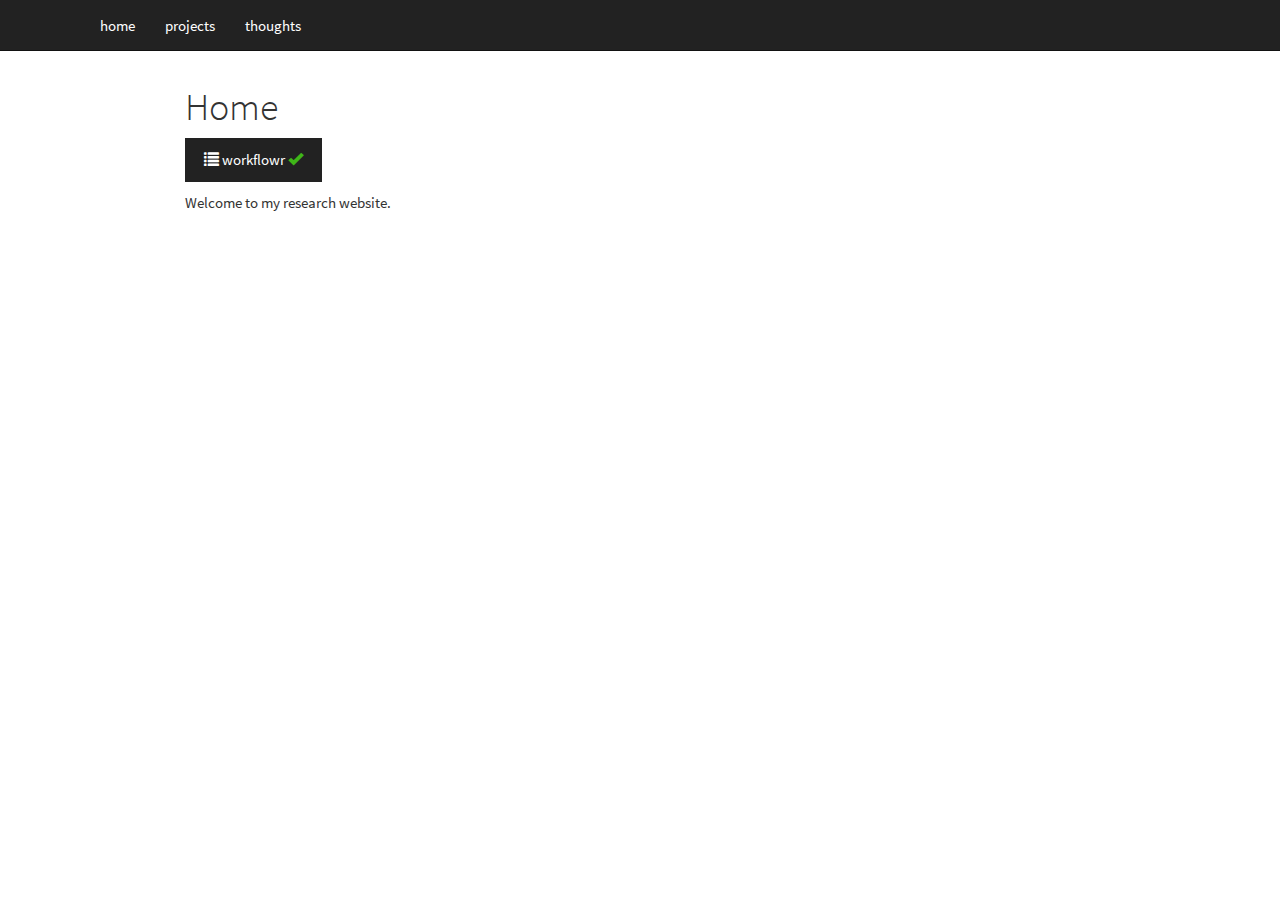
<file: docs/index.html>
<!DOCTYPE html>

<html>

<head>

<meta charset="utf-8" />
<meta name="generator" content="pandoc" />
<meta http-equiv="X-UA-Compatible" content="IE=EDGE" />




<title>Home</title>

<script src="site_libs/header-attrs-2.14/header-attrs.js"></script>
<script src="site_libs/jquery-3.6.0/jquery-3.6.0.min.js"></script>
<meta name="viewport" content="width=device-width, initial-scale=1" />
<link href="site_libs/bootstrap-3.3.5/css/cosmo.min.css" rel="stylesheet" />
<script src="site_libs/bootstrap-3.3.5/js/bootstrap.min.js"></script>
<script src="site_libs/bootstrap-3.3.5/shim/html5shiv.min.js"></script>
<script src="site_libs/bootstrap-3.3.5/shim/respond.min.js"></script>
<style>h1 {font-size: 34px;}
       h1.title {font-size: 38px;}
       h2 {font-size: 30px;}
       h3 {font-size: 24px;}
       h4 {font-size: 18px;}
       h5 {font-size: 16px;}
       h6 {font-size: 12px;}
       code {color: inherit; background-color: rgba(0, 0, 0, 0.04);}
       pre:not([class]) { background-color: white }</style>
<script src="site_libs/navigation-1.1/tabsets.js"></script>
<link href="site_libs/highlightjs-9.12.0/textmate.css" rel="stylesheet" />
<script src="site_libs/highlightjs-9.12.0/highlight.js"></script>

<link rel="icon" href="https://github.com/workflowr/workflowr-assets/raw/main/img/reproducible.png">
<!-- Add a small amount of space between sections. -->
<style type="text/css">
div.section {
  padding-top: 12px;
}
</style>



<style type="text/css">
  code{white-space: pre-wrap;}
  span.smallcaps{font-variant: small-caps;}
  span.underline{text-decoration: underline;}
  div.column{display: inline-block; vertical-align: top; width: 50%;}
  div.hanging-indent{margin-left: 1.5em; text-indent: -1.5em;}
  ul.task-list{list-style: none;}
    </style>

<style type="text/css">code{white-space: pre;}</style>
<script type="text/javascript">
if (window.hljs) {
  hljs.configure({languages: []});
  hljs.initHighlightingOnLoad();
  if (document.readyState && document.readyState === "complete") {
    window.setTimeout(function() { hljs.initHighlighting(); }, 0);
  }
}
</script>









<style type = "text/css">
.main-container {
  max-width: 940px;
  margin-left: auto;
  margin-right: auto;
}
img {
  max-width:100%;
}
.tabbed-pane {
  padding-top: 12px;
}
.html-widget {
  margin-bottom: 20px;
}
button.code-folding-btn:focus {
  outline: none;
}
summary {
  display: list-item;
}
details > summary > p:only-child {
  display: inline;
}
pre code {
  padding: 0;
}
</style>


<style type="text/css">
.dropdown-submenu {
  position: relative;
}
.dropdown-submenu>.dropdown-menu {
  top: 0;
  left: 100%;
  margin-top: -6px;
  margin-left: -1px;
  border-radius: 0 6px 6px 6px;
}
.dropdown-submenu:hover>.dropdown-menu {
  display: block;
}
.dropdown-submenu>a:after {
  display: block;
  content: " ";
  float: right;
  width: 0;
  height: 0;
  border-color: transparent;
  border-style: solid;
  border-width: 5px 0 5px 5px;
  border-left-color: #cccccc;
  margin-top: 5px;
  margin-right: -10px;
}
.dropdown-submenu:hover>a:after {
  border-left-color: #adb5bd;
}
.dropdown-submenu.pull-left {
  float: none;
}
.dropdown-submenu.pull-left>.dropdown-menu {
  left: -100%;
  margin-left: 10px;
  border-radius: 6px 0 6px 6px;
}
</style>

<script type="text/javascript">
// manage active state of menu based on current page
$(document).ready(function () {
  // active menu anchor
  href = window.location.pathname
  href = href.substr(href.lastIndexOf('/') + 1)
  if (href === "")
    href = "index.html";
  var menuAnchor = $('a[href="' + href + '"]');

  // mark it active
  menuAnchor.tab('show');

  // if it's got a parent navbar menu mark it active as well
  menuAnchor.closest('li.dropdown').addClass('active');

  // Navbar adjustments
  var navHeight = $(".navbar").first().height() + 15;
  var style = document.createElement('style');
  var pt = "padding-top: " + navHeight + "px; ";
  var mt = "margin-top: -" + navHeight + "px; ";
  var css = "";
  // offset scroll position for anchor links (for fixed navbar)
  for (var i = 1; i <= 6; i++) {
    css += ".section h" + i + "{ " + pt + mt + "}\n";
  }
  style.innerHTML = "body {" + pt + "padding-bottom: 40px; }\n" + css;
  document.head.appendChild(style);
});
</script>

<!-- tabsets -->

<style type="text/css">
.tabset-dropdown > .nav-tabs {
  display: inline-table;
  max-height: 500px;
  min-height: 44px;
  overflow-y: auto;
  border: 1px solid #ddd;
  border-radius: 4px;
}

.tabset-dropdown > .nav-tabs > li.active:before {
  content: "";
  font-family: 'Glyphicons Halflings';
  display: inline-block;
  padding: 10px;
  border-right: 1px solid #ddd;
}

.tabset-dropdown > .nav-tabs.nav-tabs-open > li.active:before {
  content: "&#xe258;";
  border: none;
}

.tabset-dropdown > .nav-tabs.nav-tabs-open:before {
  content: "";
  font-family: 'Glyphicons Halflings';
  display: inline-block;
  padding: 10px;
  border-right: 1px solid #ddd;
}

.tabset-dropdown > .nav-tabs > li.active {
  display: block;
}

.tabset-dropdown > .nav-tabs > li > a,
.tabset-dropdown > .nav-tabs > li > a:focus,
.tabset-dropdown > .nav-tabs > li > a:hover {
  border: none;
  display: inline-block;
  border-radius: 4px;
  background-color: transparent;
}

.tabset-dropdown > .nav-tabs.nav-tabs-open > li {
  display: block;
  float: none;
}

.tabset-dropdown > .nav-tabs > li {
  display: none;
}
</style>

<!-- code folding -->




</head>

<body>


<div class="container-fluid main-container">




<div class="navbar navbar-default  navbar-fixed-top" role="navigation">
  <div class="container">
    <div class="navbar-header">
      <button type="button" class="navbar-toggle collapsed" data-toggle="collapse" data-bs-toggle="collapse" data-target="#navbar" data-bs-target="#navbar">
        <span class="icon-bar"></span>
        <span class="icon-bar"></span>
        <span class="icon-bar"></span>
      </button>
      <a class="navbar-brand" href="index.html"></a>
    </div>
    <div id="navbar" class="navbar-collapse collapse">
      <ul class="nav navbar-nav">
        <li>
  <a href="/">home</a>
</li>
<li>
  <a href="/projects/">projects</a>
</li>
<li>
  <a href="/blog/">thoughts</a>
</li>
      </ul>
      <ul class="nav navbar-nav navbar-right">
        
      </ul>
    </div><!--/.nav-collapse -->
  </div><!--/.container -->
</div><!--/.navbar -->

<div id="header">



<h1 class="title toc-ignore">Home</h1>

</div>


<p>
<button type="button" class="btn btn-default btn-workflowr btn-workflowr-report" data-toggle="collapse" data-target="#workflowr-report">
<span class="glyphicon glyphicon-list" aria-hidden="true"></span>
workflowr <span class="glyphicon glyphicon-ok text-success"
aria-hidden="true"></span>
</button>
</p>
<div id="workflowr-report" class="collapse">
<ul class="nav nav-tabs">
<li class="active">
<a data-toggle="tab" href="#summary">Summary</a>
</li>
<li>
<a data-toggle="tab" href="#checks"> Checks <span
class="glyphicon glyphicon-ok text-success" aria-hidden="true"></span>
</a>
</li>
<li>
<a data-toggle="tab" href="#versions">Past versions</a>
</li>
</ul>
<div class="tab-content">
<div id="summary" class="tab-pane fade in active">
<p>
<strong>Last updated:</strong> 2022-05-13
</p>
<p>
<strong>Checks:</strong> <span
class="glyphicon glyphicon-ok text-success" aria-hidden="true"></span> 2
<span class="glyphicon glyphicon-exclamation-sign text-danger"
aria-hidden="true"></span> 0
</p>
<p>
<strong>Knit directory:</strong> <code>isiro/</code> <span
class="glyphicon glyphicon-question-sign" aria-hidden="true"
title="This is the local directory in which the code in this file was executed.">
</span>
</p>
<p>
This reproducible <a href="https://rmarkdown.rstudio.com">R Markdown</a>
analysis was created with <a
  href="https://github.com/workflowr/workflowr">workflowr</a> (version
1.7.0). The <em>Checks</em> tab describes the reproducibility checks
that were applied when the results were created. The <em>Past
versions</em> tab lists the development history.
</p>
<hr>
</div>
<div id="checks" class="tab-pane fade">
<div id="workflowr-checks" class="panel-group">
<div class="panel panel-default">
<div class="panel-heading">
<p class="panel-title">
<a data-toggle="collapse" data-parent="#workflowr-checks" href="#strongRMarkdownfilestronguptodate">
<span class="glyphicon glyphicon-ok text-success"
aria-hidden="true"></span> <strong>R Markdown file:</strong> up-to-date
</a>
</p>
</div>
<div id="strongRMarkdownfilestronguptodate"
class="panel-collapse collapse">
<div class="panel-body">
<p>Great! Since the R Markdown file has been committed to the Git
repository, you know the exact version of the code that produced these
results.</p>
</div>
</div>
</div>
<div class="panel panel-default">
<div class="panel-heading">
<p class="panel-title">
<a data-toggle="collapse" data-parent="#workflowr-checks" href="#strongRepositoryversionstrongahrefhttpsgithubcomtemipeteisirotree05f359b65aefe45d79d7eb64c62af43bd7e918e1targetblank05f359ba">
<span class="glyphicon glyphicon-ok text-success"
aria-hidden="true"></span> <strong>Repository version:</strong>
<a href="https://github.com/temipete/isiro/tree/05f359b65aefe45d79d7eb64c62af43bd7e918e1" target="_blank">05f359b</a>
</a>
</p>
</div>
<div
id="strongRepositoryversionstrongahrefhttpsgithubcomtemipeteisirotree05f359b65aefe45d79d7eb64c62af43bd7e918e1targetblank05f359ba"
class="panel-collapse collapse">
<div class="panel-body">
<p>
Great! You are using Git for version control. Tracking code development
and connecting the code version to the results is critical for
reproducibility.
</p>
<p>
The results in this page were generated with repository version
<a href="https://github.com/temipete/isiro/tree/05f359b65aefe45d79d7eb64c62af43bd7e918e1" target="_blank">05f359b</a>.
See the <em>Past versions</em> tab to see a history of the changes made
to the R Markdown and HTML files.
</p>
<p>
Note that you need to be careful to ensure that all relevant files for
the analysis have been committed to Git prior to generating the results
(you can use <code>wflow_publish</code> or
<code>wflow_git_commit</code>). workflowr only checks the R Markdown
file, but you know if there are other scripts or data files that it
depends on. Below is the status of the Git repository when the results
were generated:
</p>
<pre><code>
Ignored files:
    Ignored:    .Rhistory

Untracked files:
    Untracked:  analysis/covid19Scrapper.Rmd

</code></pre>
<p>
Note that any generated files, e.g. HTML, png, CSS, etc., are not
included in this status report because it is ok for generated content to
have uncommitted changes.
</p>
</div>
</div>
</div>
</div>
<hr>
</div>
<div id="versions" class="tab-pane fade">

<p>
These are the previous versions of the repository in which changes were
made to the R Markdown (<code>analysis/index.Rmd</code>) and HTML
(<code>docs/index.html</code>) files. If you’ve configured a remote Git
repository (see <code>?wflow_git_remote</code>), click on the hyperlinks
in the table below to view the files as they were in that past version.
</p>
<div class="table-responsive">
<table class="table table-condensed table-hover">
<thead>
<tr>
<th>
File
</th>
<th>
Version
</th>
<th>
Author
</th>
<th>
Date
</th>
<th>
Message
</th>
</tr>
</thead>
<tbody>
<tr>
<td>
html
</td>
<td>
<a href="https://rawcdn.githack.com/temipete/isiro/05f359b65aefe45d79d7eb64c62af43bd7e918e1/docs/index.html" target="_blank">05f359b</a>
</td>
<td>
Temi
</td>
<td>
2022-05-13
</td>
<td>
Build site.
</td>
</tr>
<tr>
<td>
html
</td>
<td>
<a href="https://rawcdn.githack.com/temipete/isiro/4bc77f948d264460ae3aec941f482ff5f7233e6f/docs/index.html" target="_blank">4bc77f9</a>
</td>
<td>
Temi
</td>
<td>
2022-05-13
</td>
<td>
Build site.
</td>
</tr>
<tr>
<td>
html
</td>
<td>
<a href="https://rawcdn.githack.com/temipete/isiro/e7368915c2c44318eda54a3ddb5bdcdfbf10eb94/docs/index.html" target="_blank">e736891</a>
</td>
<td>
Temi
</td>
<td>
2022-05-13
</td>
<td>
Build site.
</td>
</tr>
<tr>
<td>
html
</td>
<td>
<a href="https://rawcdn.githack.com/temipete/isiro/e22e79ba5f1df5043d7fac8abad45e6499479d21/docs/index.html" target="_blank">e22e79b</a>
</td>
<td>
Temi
</td>
<td>
2022-05-13
</td>
<td>
Build site.
</td>
</tr>
<tr>
<td>
html
</td>
<td>
<a href="https://rawcdn.githack.com/temipete/isiro/2cd9b9fc1470b597e40270e385141741e33db339/docs/index.html" target="_blank">2cd9b9f</a>
</td>
<td>
Temi
</td>
<td>
2022-05-13
</td>
<td>
Build site.
</td>
</tr>
<tr>
<td>
html
</td>
<td>
<a href="https://rawcdn.githack.com/temipete/isiro/0eb0529e5acbf7115e2bb64ea7a216ce3059df57/docs/index.html" target="_blank">0eb0529</a>
</td>
<td>
Temi
</td>
<td>
2022-05-13
</td>
<td>
Build site.
</td>
</tr>
<tr>
<td>
html
</td>
<td>
<a href="https://rawcdn.githack.com/temipete/isiro/26735de47f24fd9ff6bb4acb304a3fc4021fd965/docs/index.html" target="_blank">26735de</a>
</td>
<td>
Temi
</td>
<td>
2022-05-13
</td>
<td>
Build site.
</td>
</tr>
<tr>
<td>
html
</td>
<td>
<a href="https://rawcdn.githack.com/temipete/isiro/6618d877e605f1db33e4626ac75c8ba6b0683654/docs/index.html" target="_blank">6618d87</a>
</td>
<td>
Temi
</td>
<td>
2022-05-13
</td>
<td>
Build site.
</td>
</tr>
<tr>
<td>
html
</td>
<td>
<a href="https://rawcdn.githack.com/temipete/isiro/5e25d93596f2ebbfe5c01bd147d166141849dd0f/docs/index.html" target="_blank">5e25d93</a>
</td>
<td>
Temi
</td>
<td>
2022-05-13
</td>
<td>
Build site.
</td>
</tr>
<tr>
<td>
html
</td>
<td>
<a href="https://rawcdn.githack.com/temipete/isiro/d7590316cc58a1a75dd5ca7b5a6b22391b5bae25/docs/index.html" target="_blank">d759031</a>
</td>
<td>
Temi
</td>
<td>
2022-05-13
</td>
<td>
Build site.
</td>
</tr>
<tr>
<td>
html
</td>
<td>
<a href="https://rawcdn.githack.com/temipete/isiro/1ff9d0b3f77cb0e416cf05604baa3be086f7f76f/docs/index.html" target="_blank">1ff9d0b</a>
</td>
<td>
Temi
</td>
<td>
2022-05-13
</td>
<td>
Build site.
</td>
</tr>
<tr>
<td>
html
</td>
<td>
<a href="https://rawcdn.githack.com/temipete/isiro/127a490f83bf50aa5fa74e6667f7acf8debdda31/docs/index.html" target="_blank">127a490</a>
</td>
<td>
Temi
</td>
<td>
2022-05-13
</td>
<td>
Build site.
</td>
</tr>
<tr>
<td>
html
</td>
<td>
<a href="https://rawcdn.githack.com/temipete/isiro/dd2dc0c71ba913aad10159cabc375cb0d283103b/docs/index.html" target="_blank">dd2dc0c</a>
</td>
<td>
Temi
</td>
<td>
2022-05-13
</td>
<td>
Build site.
</td>
</tr>
<tr>
<td>
html
</td>
<td>
<a href="https://rawcdn.githack.com/temipete/isiro/40abba30ad8184e6dbe861bba45972e2e8e731ad/docs/index.html" target="_blank">40abba3</a>
</td>
<td>
Temi
</td>
<td>
2022-05-13
</td>
<td>
Build site.
</td>
</tr>
<tr>
<td>
html
</td>
<td>
<a href="https://rawcdn.githack.com/temipete/isiro/56481bd5996eb3c39a19468b1a828286f22a3b7e/docs/index.html" target="_blank">56481bd</a>
</td>
<td>
Temi
</td>
<td>
2022-05-12
</td>
<td>
Build site.
</td>
</tr>
<tr>
<td>
html
</td>
<td>
<a href="https://rawcdn.githack.com/temipete/isiro/79d5ba2dca0b96295356dcabde75facd067441e3/docs/index.html" target="_blank">79d5ba2</a>
</td>
<td>
Temi
</td>
<td>
2022-05-12
</td>
<td>
Build site.
</td>
</tr>
<tr>
<td>
Rmd
</td>
<td>
<a href="https://github.com/temipete/isiro/blob/a069a9ca26609f9553fb109d7a76e077e1363e9c/analysis/index.Rmd" target="_blank">a069a9c</a>
</td>
<td>
Temi
</td>
<td>
2022-05-12
</td>
<td>
Start workflowr project.
</td>
</tr>
</tbody>
</table>
</div>
<hr>
</div>
</div>
</div>
<p>Welcome to my research website.</p>


<!-- Adjust MathJax settings so that all math formulae are shown using
TeX fonts only; see
https://docs.mathjax.org/en/latest/web/configuration.html. This will make
the presentation more consistent at the cost of the webpage sometimes
taking slightly longer to load. Note that this only works because the
footer is added to webpages before the MathJax javascript. -->
<script type="text/x-mathjax-config">
  MathJax.Hub.Config({
    "HTML-CSS": { availableFonts: ["TeX"] }
  });
</script>





</div>

<script>

// add bootstrap table styles to pandoc tables
function bootstrapStylePandocTables() {
  $('tr.odd').parent('tbody').parent('table').addClass('table table-condensed');
}
$(document).ready(function () {
  bootstrapStylePandocTables();
});


</script>

<!-- tabsets -->

<script>
$(document).ready(function () {
  window.buildTabsets("TOC");
});

$(document).ready(function () {
  $('.tabset-dropdown > .nav-tabs > li').click(function () {
    $(this).parent().toggleClass('nav-tabs-open');
  });
});
</script>

<!-- code folding -->


<!-- dynamically load mathjax for compatibility with self-contained -->
<script>
  (function () {
    var script = document.createElement("script");
    script.type = "text/javascript";
    script.src  = "https://mathjax.rstudio.com/latest/MathJax.js?config=TeX-AMS-MML_HTMLorMML";
    document.getElementsByTagName("head")[0].appendChild(script);
  })();
</script>

</body>
</html>
</file>
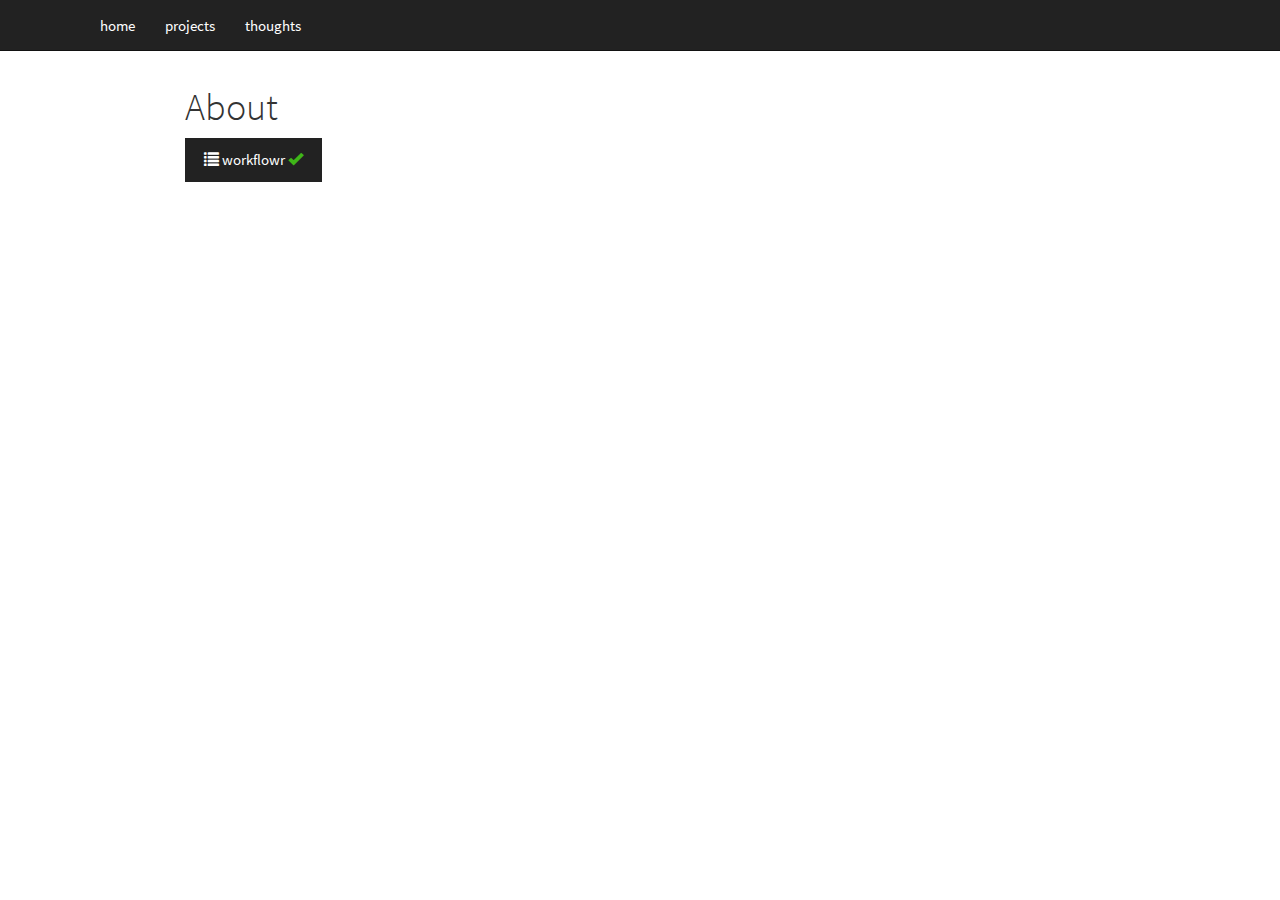
<file: docs/about.html>
<!DOCTYPE html>

<html>

<head>

<meta charset="utf-8" />
<meta name="generator" content="pandoc" />
<meta http-equiv="X-UA-Compatible" content="IE=EDGE" />




<title>About</title>

<script src="site_libs/header-attrs-2.14/header-attrs.js"></script>
<script src="site_libs/jquery-3.6.0/jquery-3.6.0.min.js"></script>
<meta name="viewport" content="width=device-width, initial-scale=1" />
<link href="site_libs/bootstrap-3.3.5/css/cosmo.min.css" rel="stylesheet" />
<script src="site_libs/bootstrap-3.3.5/js/bootstrap.min.js"></script>
<script src="site_libs/bootstrap-3.3.5/shim/html5shiv.min.js"></script>
<script src="site_libs/bootstrap-3.3.5/shim/respond.min.js"></script>
<style>h1 {font-size: 34px;}
       h1.title {font-size: 38px;}
       h2 {font-size: 30px;}
       h3 {font-size: 24px;}
       h4 {font-size: 18px;}
       h5 {font-size: 16px;}
       h6 {font-size: 12px;}
       code {color: inherit; background-color: rgba(0, 0, 0, 0.04);}
       pre:not([class]) { background-color: white }</style>
<script src="site_libs/navigation-1.1/tabsets.js"></script>
<link href="site_libs/highlightjs-9.12.0/textmate.css" rel="stylesheet" />
<script src="site_libs/highlightjs-9.12.0/highlight.js"></script>

<link rel="icon" href="https://github.com/workflowr/workflowr-assets/raw/main/img/reproducible.png">
<!-- Add a small amount of space between sections. -->
<style type="text/css">
div.section {
  padding-top: 12px;
}
</style>



<style type="text/css">
  code{white-space: pre-wrap;}
  span.smallcaps{font-variant: small-caps;}
  span.underline{text-decoration: underline;}
  div.column{display: inline-block; vertical-align: top; width: 50%;}
  div.hanging-indent{margin-left: 1.5em; text-indent: -1.5em;}
  ul.task-list{list-style: none;}
    </style>

<style type="text/css">code{white-space: pre;}</style>
<script type="text/javascript">
if (window.hljs) {
  hljs.configure({languages: []});
  hljs.initHighlightingOnLoad();
  if (document.readyState && document.readyState === "complete") {
    window.setTimeout(function() { hljs.initHighlighting(); }, 0);
  }
}
</script>









<style type = "text/css">
.main-container {
  max-width: 940px;
  margin-left: auto;
  margin-right: auto;
}
img {
  max-width:100%;
}
.tabbed-pane {
  padding-top: 12px;
}
.html-widget {
  margin-bottom: 20px;
}
button.code-folding-btn:focus {
  outline: none;
}
summary {
  display: list-item;
}
details > summary > p:only-child {
  display: inline;
}
pre code {
  padding: 0;
}
</style>


<style type="text/css">
.dropdown-submenu {
  position: relative;
}
.dropdown-submenu>.dropdown-menu {
  top: 0;
  left: 100%;
  margin-top: -6px;
  margin-left: -1px;
  border-radius: 0 6px 6px 6px;
}
.dropdown-submenu:hover>.dropdown-menu {
  display: block;
}
.dropdown-submenu>a:after {
  display: block;
  content: " ";
  float: right;
  width: 0;
  height: 0;
  border-color: transparent;
  border-style: solid;
  border-width: 5px 0 5px 5px;
  border-left-color: #cccccc;
  margin-top: 5px;
  margin-right: -10px;
}
.dropdown-submenu:hover>a:after {
  border-left-color: #adb5bd;
}
.dropdown-submenu.pull-left {
  float: none;
}
.dropdown-submenu.pull-left>.dropdown-menu {
  left: -100%;
  margin-left: 10px;
  border-radius: 6px 0 6px 6px;
}
</style>

<script type="text/javascript">
// manage active state of menu based on current page
$(document).ready(function () {
  // active menu anchor
  href = window.location.pathname
  href = href.substr(href.lastIndexOf('/') + 1)
  if (href === "")
    href = "index.html";
  var menuAnchor = $('a[href="' + href + '"]');

  // mark it active
  menuAnchor.tab('show');

  // if it's got a parent navbar menu mark it active as well
  menuAnchor.closest('li.dropdown').addClass('active');

  // Navbar adjustments
  var navHeight = $(".navbar").first().height() + 15;
  var style = document.createElement('style');
  var pt = "padding-top: " + navHeight + "px; ";
  var mt = "margin-top: -" + navHeight + "px; ";
  var css = "";
  // offset scroll position for anchor links (for fixed navbar)
  for (var i = 1; i <= 6; i++) {
    css += ".section h" + i + "{ " + pt + mt + "}\n";
  }
  style.innerHTML = "body {" + pt + "padding-bottom: 40px; }\n" + css;
  document.head.appendChild(style);
});
</script>

<!-- tabsets -->

<style type="text/css">
.tabset-dropdown > .nav-tabs {
  display: inline-table;
  max-height: 500px;
  min-height: 44px;
  overflow-y: auto;
  border: 1px solid #ddd;
  border-radius: 4px;
}

.tabset-dropdown > .nav-tabs > li.active:before {
  content: "";
  font-family: 'Glyphicons Halflings';
  display: inline-block;
  padding: 10px;
  border-right: 1px solid #ddd;
}

.tabset-dropdown > .nav-tabs.nav-tabs-open > li.active:before {
  content: "&#xe258;";
  border: none;
}

.tabset-dropdown > .nav-tabs.nav-tabs-open:before {
  content: "";
  font-family: 'Glyphicons Halflings';
  display: inline-block;
  padding: 10px;
  border-right: 1px solid #ddd;
}

.tabset-dropdown > .nav-tabs > li.active {
  display: block;
}

.tabset-dropdown > .nav-tabs > li > a,
.tabset-dropdown > .nav-tabs > li > a:focus,
.tabset-dropdown > .nav-tabs > li > a:hover {
  border: none;
  display: inline-block;
  border-radius: 4px;
  background-color: transparent;
}

.tabset-dropdown > .nav-tabs.nav-tabs-open > li {
  display: block;
  float: none;
}

.tabset-dropdown > .nav-tabs > li {
  display: none;
}
</style>

<!-- code folding -->




</head>

<body>


<div class="container-fluid main-container">




<div class="navbar navbar-default  navbar-fixed-top" role="navigation">
  <div class="container">
    <div class="navbar-header">
      <button type="button" class="navbar-toggle collapsed" data-toggle="collapse" data-bs-toggle="collapse" data-target="#navbar" data-bs-target="#navbar">
        <span class="icon-bar"></span>
        <span class="icon-bar"></span>
        <span class="icon-bar"></span>
      </button>
      <a class="navbar-brand" href="index.html"></a>
    </div>
    <div id="navbar" class="navbar-collapse collapse">
      <ul class="nav navbar-nav">
        <li>
  <a href="/">home</a>
</li>
<li>
  <a href="/projects/">projects</a>
</li>
<li>
  <a href="/blog/">thoughts</a>
</li>
      </ul>
      <ul class="nav navbar-nav navbar-right">
        
      </ul>
    </div><!--/.nav-collapse -->
  </div><!--/.container -->
</div><!--/.navbar -->

<div id="header">



<h1 class="title toc-ignore">About</h1>

</div>


<p>
<button type="button" class="btn btn-default btn-workflowr btn-workflowr-report" data-toggle="collapse" data-target="#workflowr-report">
<span class="glyphicon glyphicon-list" aria-hidden="true"></span>
workflowr <span class="glyphicon glyphicon-ok text-success"
aria-hidden="true"></span>
</button>
</p>
<div id="workflowr-report" class="collapse">
<ul class="nav nav-tabs">
<li class="active">
<a data-toggle="tab" href="#summary">Summary</a>
</li>
<li>
<a data-toggle="tab" href="#checks"> Checks <span
class="glyphicon glyphicon-ok text-success" aria-hidden="true"></span>
</a>
</li>
<li>
<a data-toggle="tab" href="#versions">Past versions</a>
</li>
</ul>
<div class="tab-content">
<div id="summary" class="tab-pane fade in active">
<p>
<strong>Last updated:</strong> 2022-05-13
</p>
<p>
<strong>Checks:</strong> <span
class="glyphicon glyphicon-ok text-success" aria-hidden="true"></span> 2
<span class="glyphicon glyphicon-exclamation-sign text-danger"
aria-hidden="true"></span> 0
</p>
<p>
<strong>Knit directory:</strong> <code>isiro/</code> <span
class="glyphicon glyphicon-question-sign" aria-hidden="true"
title="This is the local directory in which the code in this file was executed.">
</span>
</p>
<p>
This reproducible <a href="https://rmarkdown.rstudio.com">R Markdown</a>
analysis was created with <a
  href="https://github.com/workflowr/workflowr">workflowr</a> (version
1.7.0). The <em>Checks</em> tab describes the reproducibility checks
that were applied when the results were created. The <em>Past
versions</em> tab lists the development history.
</p>
<hr>
</div>
<div id="checks" class="tab-pane fade">
<div id="workflowr-checks" class="panel-group">
<div class="panel panel-default">
<div class="panel-heading">
<p class="panel-title">
<a data-toggle="collapse" data-parent="#workflowr-checks" href="#strongRMarkdownfilestronguptodate">
<span class="glyphicon glyphicon-ok text-success"
aria-hidden="true"></span> <strong>R Markdown file:</strong> up-to-date
</a>
</p>
</div>
<div id="strongRMarkdownfilestronguptodate"
class="panel-collapse collapse">
<div class="panel-body">
<p>Great! Since the R Markdown file has been committed to the Git
repository, you know the exact version of the code that produced these
results.</p>
</div>
</div>
</div>
<div class="panel panel-default">
<div class="panel-heading">
<p class="panel-title">
<a data-toggle="collapse" data-parent="#workflowr-checks" href="#strongRepositoryversionstrongahrefhttpsgithubcomtemipeteisirotree05f359b65aefe45d79d7eb64c62af43bd7e918e1targetblank05f359ba">
<span class="glyphicon glyphicon-ok text-success"
aria-hidden="true"></span> <strong>Repository version:</strong>
<a href="https://github.com/temipete/isiro/tree/05f359b65aefe45d79d7eb64c62af43bd7e918e1" target="_blank">05f359b</a>
</a>
</p>
</div>
<div
id="strongRepositoryversionstrongahrefhttpsgithubcomtemipeteisirotree05f359b65aefe45d79d7eb64c62af43bd7e918e1targetblank05f359ba"
class="panel-collapse collapse">
<div class="panel-body">
<p>
Great! You are using Git for version control. Tracking code development
and connecting the code version to the results is critical for
reproducibility.
</p>
<p>
The results in this page were generated with repository version
<a href="https://github.com/temipete/isiro/tree/05f359b65aefe45d79d7eb64c62af43bd7e918e1" target="_blank">05f359b</a>.
See the <em>Past versions</em> tab to see a history of the changes made
to the R Markdown and HTML files.
</p>
<p>
Note that you need to be careful to ensure that all relevant files for
the analysis have been committed to Git prior to generating the results
(you can use <code>wflow_publish</code> or
<code>wflow_git_commit</code>). workflowr only checks the R Markdown
file, but you know if there are other scripts or data files that it
depends on. Below is the status of the Git repository when the results
were generated:
</p>
<pre><code>
Ignored files:
    Ignored:    .Rhistory

Untracked files:
    Untracked:  analysis/covid19Scrapper.Rmd

</code></pre>
<p>
Note that any generated files, e.g. HTML, png, CSS, etc., are not
included in this status report because it is ok for generated content to
have uncommitted changes.
</p>
</div>
</div>
</div>
</div>
<hr>
</div>
<div id="versions" class="tab-pane fade">

<p>
These are the previous versions of the repository in which changes were
made to the R Markdown (<code>analysis/about.Rmd</code>) and HTML
(<code>docs/about.html</code>) files. If you’ve configured a remote Git
repository (see <code>?wflow_git_remote</code>), click on the hyperlinks
in the table below to view the files as they were in that past version.
</p>
<div class="table-responsive">
<table class="table table-condensed table-hover">
<thead>
<tr>
<th>
File
</th>
<th>
Version
</th>
<th>
Author
</th>
<th>
Date
</th>
<th>
Message
</th>
</tr>
</thead>
<tbody>
<tr>
<td>
html
</td>
<td>
<a href="https://rawcdn.githack.com/temipete/isiro/05f359b65aefe45d79d7eb64c62af43bd7e918e1/docs/about.html" target="_blank">05f359b</a>
</td>
<td>
Temi
</td>
<td>
2022-05-13
</td>
<td>
Build site.
</td>
</tr>
<tr>
<td>
html
</td>
<td>
<a href="https://rawcdn.githack.com/temipete/isiro/4bc77f948d264460ae3aec941f482ff5f7233e6f/docs/about.html" target="_blank">4bc77f9</a>
</td>
<td>
Temi
</td>
<td>
2022-05-13
</td>
<td>
Build site.
</td>
</tr>
<tr>
<td>
html
</td>
<td>
<a href="https://rawcdn.githack.com/temipete/isiro/e7368915c2c44318eda54a3ddb5bdcdfbf10eb94/docs/about.html" target="_blank">e736891</a>
</td>
<td>
Temi
</td>
<td>
2022-05-13
</td>
<td>
Build site.
</td>
</tr>
<tr>
<td>
html
</td>
<td>
<a href="https://rawcdn.githack.com/temipete/isiro/e22e79ba5f1df5043d7fac8abad45e6499479d21/docs/about.html" target="_blank">e22e79b</a>
</td>
<td>
Temi
</td>
<td>
2022-05-13
</td>
<td>
Build site.
</td>
</tr>
<tr>
<td>
html
</td>
<td>
<a href="https://rawcdn.githack.com/temipete/isiro/2cd9b9fc1470b597e40270e385141741e33db339/docs/about.html" target="_blank">2cd9b9f</a>
</td>
<td>
Temi
</td>
<td>
2022-05-13
</td>
<td>
Build site.
</td>
</tr>
<tr>
<td>
html
</td>
<td>
<a href="https://rawcdn.githack.com/temipete/isiro/0eb0529e5acbf7115e2bb64ea7a216ce3059df57/docs/about.html" target="_blank">0eb0529</a>
</td>
<td>
Temi
</td>
<td>
2022-05-13
</td>
<td>
Build site.
</td>
</tr>
<tr>
<td>
html
</td>
<td>
<a href="https://rawcdn.githack.com/temipete/isiro/26735de47f24fd9ff6bb4acb304a3fc4021fd965/docs/about.html" target="_blank">26735de</a>
</td>
<td>
Temi
</td>
<td>
2022-05-13
</td>
<td>
Build site.
</td>
</tr>
<tr>
<td>
Rmd
</td>
<td>
<a href="https://github.com/temipete/isiro/blob/882843db9ecbdec87fcbb1966c95a8982ed0936c/analysis/about.Rmd" target="_blank">882843d</a>
</td>
<td>
Temi
</td>
<td>
2022-05-13
</td>
<td>
wflow_publish("../isiro/analysis/*")
</td>
</tr>
<tr>
<td>
html
</td>
<td>
<a href="https://rawcdn.githack.com/temipete/isiro/6618d877e605f1db33e4626ac75c8ba6b0683654/docs/about.html" target="_blank">6618d87</a>
</td>
<td>
Temi
</td>
<td>
2022-05-13
</td>
<td>
Build site.
</td>
</tr>
<tr>
<td>
html
</td>
<td>
<a href="https://rawcdn.githack.com/temipete/isiro/5e25d93596f2ebbfe5c01bd147d166141849dd0f/docs/about.html" target="_blank">5e25d93</a>
</td>
<td>
Temi
</td>
<td>
2022-05-13
</td>
<td>
Build site.
</td>
</tr>
<tr>
<td>
html
</td>
<td>
<a href="https://rawcdn.githack.com/temipete/isiro/d7590316cc58a1a75dd5ca7b5a6b22391b5bae25/docs/about.html" target="_blank">d759031</a>
</td>
<td>
Temi
</td>
<td>
2022-05-13
</td>
<td>
Build site.
</td>
</tr>
<tr>
<td>
html
</td>
<td>
<a href="https://rawcdn.githack.com/temipete/isiro/1ff9d0b3f77cb0e416cf05604baa3be086f7f76f/docs/about.html" target="_blank">1ff9d0b</a>
</td>
<td>
Temi
</td>
<td>
2022-05-13
</td>
<td>
Build site.
</td>
</tr>
<tr>
<td>
html
</td>
<td>
<a href="https://rawcdn.githack.com/temipete/isiro/127a490f83bf50aa5fa74e6667f7acf8debdda31/docs/about.html" target="_blank">127a490</a>
</td>
<td>
Temi
</td>
<td>
2022-05-13
</td>
<td>
Build site.
</td>
</tr>
<tr>
<td>
html
</td>
<td>
<a href="https://rawcdn.githack.com/temipete/isiro/dd2dc0c71ba913aad10159cabc375cb0d283103b/docs/about.html" target="_blank">dd2dc0c</a>
</td>
<td>
Temi
</td>
<td>
2022-05-13
</td>
<td>
Build site.
</td>
</tr>
<tr>
<td>
html
</td>
<td>
<a href="https://rawcdn.githack.com/temipete/isiro/40abba30ad8184e6dbe861bba45972e2e8e731ad/docs/about.html" target="_blank">40abba3</a>
</td>
<td>
Temi
</td>
<td>
2022-05-13
</td>
<td>
Build site.
</td>
</tr>
<tr>
<td>
html
</td>
<td>
<a href="https://rawcdn.githack.com/temipete/isiro/56481bd5996eb3c39a19468b1a828286f22a3b7e/docs/about.html" target="_blank">56481bd</a>
</td>
<td>
Temi
</td>
<td>
2022-05-12
</td>
<td>
Build site.
</td>
</tr>
<tr>
<td>
html
</td>
<td>
<a href="https://rawcdn.githack.com/temipete/isiro/79d5ba2dca0b96295356dcabde75facd067441e3/docs/about.html" target="_blank">79d5ba2</a>
</td>
<td>
Temi
</td>
<td>
2022-05-12
</td>
<td>
Build site.
</td>
</tr>
<tr>
<td>
Rmd
</td>
<td>
<a href="https://github.com/temipete/isiro/blob/a069a9ca26609f9553fb109d7a76e077e1363e9c/analysis/about.Rmd" target="_blank">a069a9c</a>
</td>
<td>
Temi
</td>
<td>
2022-05-12
</td>
<td>
Start workflowr project.
</td>
</tr>
</tbody>
</table>
</div>
<hr>
</div>
</div>
</div>


<!-- Adjust MathJax settings so that all math formulae are shown using
TeX fonts only; see
https://docs.mathjax.org/en/latest/web/configuration.html. This will make
the presentation more consistent at the cost of the webpage sometimes
taking slightly longer to load. Note that this only works because the
footer is added to webpages before the MathJax javascript. -->
<script type="text/x-mathjax-config">
  MathJax.Hub.Config({
    "HTML-CSS": { availableFonts: ["TeX"] }
  });
</script>





</div>

<script>

// add bootstrap table styles to pandoc tables
function bootstrapStylePandocTables() {
  $('tr.odd').parent('tbody').parent('table').addClass('table table-condensed');
}
$(document).ready(function () {
  bootstrapStylePandocTables();
});


</script>

<!-- tabsets -->

<script>
$(document).ready(function () {
  window.buildTabsets("TOC");
});

$(document).ready(function () {
  $('.tabset-dropdown > .nav-tabs > li').click(function () {
    $(this).parent().toggleClass('nav-tabs-open');
  });
});
</script>

<!-- code folding -->


<!-- dynamically load mathjax for compatibility with self-contained -->
<script>
  (function () {
    var script = document.createElement("script");
    script.type = "text/javascript";
    script.src  = "https://mathjax.rstudio.com/latest/MathJax.js?config=TeX-AMS-MML_HTMLorMML";
    document.getElementsByTagName("head")[0].appendChild(script);
  })();
</script>

</body>
</html>
</file>
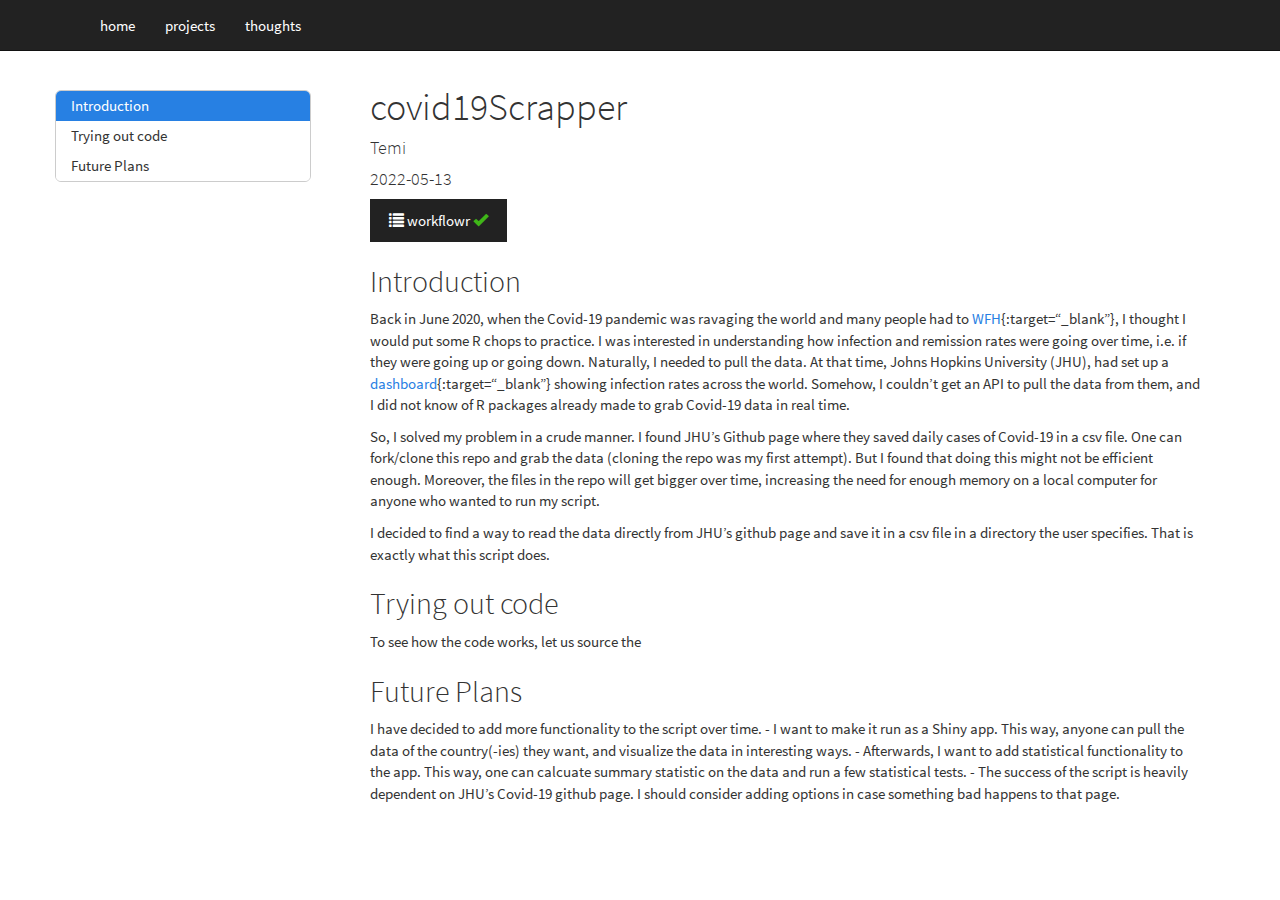
<file: docs/covid19Scrapper.html>
<!DOCTYPE html>

<html>

<head>

<meta charset="utf-8" />
<meta name="generator" content="pandoc" />
<meta http-equiv="X-UA-Compatible" content="IE=EDGE" />


<meta name="author" content="Temi" />

<meta name="date" content="2022-05-13" />

<title>covid19Scrapper</title>

<script src="site_libs/header-attrs-2.14/header-attrs.js"></script>
<script src="site_libs/jquery-3.6.0/jquery-3.6.0.min.js"></script>
<meta name="viewport" content="width=device-width, initial-scale=1" />
<link href="site_libs/bootstrap-3.3.5/css/cosmo.min.css" rel="stylesheet" />
<script src="site_libs/bootstrap-3.3.5/js/bootstrap.min.js"></script>
<script src="site_libs/bootstrap-3.3.5/shim/html5shiv.min.js"></script>
<script src="site_libs/bootstrap-3.3.5/shim/respond.min.js"></script>
<style>h1 {font-size: 34px;}
       h1.title {font-size: 38px;}
       h2 {font-size: 30px;}
       h3 {font-size: 24px;}
       h4 {font-size: 18px;}
       h5 {font-size: 16px;}
       h6 {font-size: 12px;}
       code {color: inherit; background-color: rgba(0, 0, 0, 0.04);}
       pre:not([class]) { background-color: white }</style>
<script src="site_libs/jqueryui-1.11.4/jquery-ui.min.js"></script>
<link href="site_libs/tocify-1.9.1/jquery.tocify.css" rel="stylesheet" />
<script src="site_libs/tocify-1.9.1/jquery.tocify.js"></script>
<script src="site_libs/navigation-1.1/tabsets.js"></script>
<link href="site_libs/highlightjs-9.12.0/textmate.css" rel="stylesheet" />
<script src="site_libs/highlightjs-9.12.0/highlight.js"></script>

<link rel="icon" href="https://github.com/workflowr/workflowr-assets/raw/main/img/reproducible.png">
<!-- Add a small amount of space between sections. -->
<style type="text/css">
div.section {
  padding-top: 12px;
}
</style>



<style type="text/css">
  code{white-space: pre-wrap;}
  span.smallcaps{font-variant: small-caps;}
  span.underline{text-decoration: underline;}
  div.column{display: inline-block; vertical-align: top; width: 50%;}
  div.hanging-indent{margin-left: 1.5em; text-indent: -1.5em;}
  ul.task-list{list-style: none;}
    </style>

<style type="text/css">code{white-space: pre;}</style>
<script type="text/javascript">
if (window.hljs) {
  hljs.configure({languages: []});
  hljs.initHighlightingOnLoad();
  if (document.readyState && document.readyState === "complete") {
    window.setTimeout(function() { hljs.initHighlighting(); }, 0);
  }
}
</script>









<style type = "text/css">
.main-container {
  max-width: 940px;
  margin-left: auto;
  margin-right: auto;
}
img {
  max-width:100%;
}
.tabbed-pane {
  padding-top: 12px;
}
.html-widget {
  margin-bottom: 20px;
}
button.code-folding-btn:focus {
  outline: none;
}
summary {
  display: list-item;
}
details > summary > p:only-child {
  display: inline;
}
pre code {
  padding: 0;
}
</style>


<style type="text/css">
.dropdown-submenu {
  position: relative;
}
.dropdown-submenu>.dropdown-menu {
  top: 0;
  left: 100%;
  margin-top: -6px;
  margin-left: -1px;
  border-radius: 0 6px 6px 6px;
}
.dropdown-submenu:hover>.dropdown-menu {
  display: block;
}
.dropdown-submenu>a:after {
  display: block;
  content: " ";
  float: right;
  width: 0;
  height: 0;
  border-color: transparent;
  border-style: solid;
  border-width: 5px 0 5px 5px;
  border-left-color: #cccccc;
  margin-top: 5px;
  margin-right: -10px;
}
.dropdown-submenu:hover>a:after {
  border-left-color: #adb5bd;
}
.dropdown-submenu.pull-left {
  float: none;
}
.dropdown-submenu.pull-left>.dropdown-menu {
  left: -100%;
  margin-left: 10px;
  border-radius: 6px 0 6px 6px;
}
</style>

<script type="text/javascript">
// manage active state of menu based on current page
$(document).ready(function () {
  // active menu anchor
  href = window.location.pathname
  href = href.substr(href.lastIndexOf('/') + 1)
  if (href === "")
    href = "index.html";
  var menuAnchor = $('a[href="' + href + '"]');

  // mark it active
  menuAnchor.tab('show');

  // if it's got a parent navbar menu mark it active as well
  menuAnchor.closest('li.dropdown').addClass('active');

  // Navbar adjustments
  var navHeight = $(".navbar").first().height() + 15;
  var style = document.createElement('style');
  var pt = "padding-top: " + navHeight + "px; ";
  var mt = "margin-top: -" + navHeight + "px; ";
  var css = "";
  // offset scroll position for anchor links (for fixed navbar)
  for (var i = 1; i <= 6; i++) {
    css += ".section h" + i + "{ " + pt + mt + "}\n";
  }
  style.innerHTML = "body {" + pt + "padding-bottom: 40px; }\n" + css;
  document.head.appendChild(style);
});
</script>

<!-- tabsets -->

<style type="text/css">
.tabset-dropdown > .nav-tabs {
  display: inline-table;
  max-height: 500px;
  min-height: 44px;
  overflow-y: auto;
  border: 1px solid #ddd;
  border-radius: 4px;
}

.tabset-dropdown > .nav-tabs > li.active:before {
  content: "";
  font-family: 'Glyphicons Halflings';
  display: inline-block;
  padding: 10px;
  border-right: 1px solid #ddd;
}

.tabset-dropdown > .nav-tabs.nav-tabs-open > li.active:before {
  content: "&#xe258;";
  border: none;
}

.tabset-dropdown > .nav-tabs.nav-tabs-open:before {
  content: "";
  font-family: 'Glyphicons Halflings';
  display: inline-block;
  padding: 10px;
  border-right: 1px solid #ddd;
}

.tabset-dropdown > .nav-tabs > li.active {
  display: block;
}

.tabset-dropdown > .nav-tabs > li > a,
.tabset-dropdown > .nav-tabs > li > a:focus,
.tabset-dropdown > .nav-tabs > li > a:hover {
  border: none;
  display: inline-block;
  border-radius: 4px;
  background-color: transparent;
}

.tabset-dropdown > .nav-tabs.nav-tabs-open > li {
  display: block;
  float: none;
}

.tabset-dropdown > .nav-tabs > li {
  display: none;
}
</style>

<!-- code folding -->



<style type="text/css">

#TOC {
  margin: 25px 0px 20px 0px;
}
@media (max-width: 768px) {
#TOC {
  position: relative;
  width: 100%;
}
}

@media print {
.toc-content {
  /* see https://github.com/w3c/csswg-drafts/issues/4434 */
  float: right;
}
}

.toc-content {
  padding-left: 30px;
  padding-right: 40px;
}

div.main-container {
  max-width: 1200px;
}

div.tocify {
  width: 20%;
  max-width: 260px;
  max-height: 85%;
}

@media (min-width: 768px) and (max-width: 991px) {
  div.tocify {
    width: 25%;
  }
}

@media (max-width: 767px) {
  div.tocify {
    width: 100%;
    max-width: none;
  }
}

.tocify ul, .tocify li {
  line-height: 20px;
}

.tocify-subheader .tocify-item {
  font-size: 0.90em;
}

.tocify .list-group-item {
  border-radius: 0px;
}


</style>



</head>

<body>


<div class="container-fluid main-container">


<!-- setup 3col/9col grid for toc_float and main content  -->
<div class="row">
<div class="col-xs-12 col-sm-4 col-md-3">
<div id="TOC" class="tocify">
</div>
</div>

<div class="toc-content col-xs-12 col-sm-8 col-md-9">




<div class="navbar navbar-default  navbar-fixed-top" role="navigation">
  <div class="container">
    <div class="navbar-header">
      <button type="button" class="navbar-toggle collapsed" data-toggle="collapse" data-bs-toggle="collapse" data-target="#navbar" data-bs-target="#navbar">
        <span class="icon-bar"></span>
        <span class="icon-bar"></span>
        <span class="icon-bar"></span>
      </button>
      <a class="navbar-brand" href="index.html"></a>
    </div>
    <div id="navbar" class="navbar-collapse collapse">
      <ul class="nav navbar-nav">
        <li>
  <a href="/">home</a>
</li>
<li>
  <a href="/projects/">projects</a>
</li>
<li>
  <a href="/blog/">thoughts</a>
</li>
      </ul>
      <ul class="nav navbar-nav navbar-right">
        
      </ul>
    </div><!--/.nav-collapse -->
  </div><!--/.container -->
</div><!--/.navbar -->

<div id="header">



<h1 class="title toc-ignore">covid19Scrapper</h1>
<h4 class="author">Temi</h4>
<h4 class="date">2022-05-13</h4>

</div>


<p>
<button type="button" class="btn btn-default btn-workflowr btn-workflowr-report" data-toggle="collapse" data-target="#workflowr-report">
<span class="glyphicon glyphicon-list" aria-hidden="true"></span>
workflowr <span class="glyphicon glyphicon-ok text-success"
aria-hidden="true"></span>
</button>
</p>
<div id="workflowr-report" class="collapse">
<ul class="nav nav-tabs">
<li class="active">
<a data-toggle="tab" href="#summary">Summary</a>
</li>
<li>
<a data-toggle="tab" href="#checks"> Checks <span
class="glyphicon glyphicon-ok text-success" aria-hidden="true"></span>
</a>
</li>
<li>
<a data-toggle="tab" href="#versions">Past versions</a>
</li>
</ul>
<div class="tab-content">
<div id="summary" class="tab-pane fade in active">
<p>
<strong>Last updated:</strong> 2022-05-13
</p>
<p>
<strong>Checks:</strong> <span
class="glyphicon glyphicon-ok text-success" aria-hidden="true"></span> 2
<span class="glyphicon glyphicon-exclamation-sign text-danger"
aria-hidden="true"></span> 0
</p>
<p>
<strong>Knit directory:</strong> <code>isiro/</code> <span
class="glyphicon glyphicon-question-sign" aria-hidden="true"
title="This is the local directory in which the code in this file was executed.">
</span>
</p>
<p>
This reproducible <a href="https://rmarkdown.rstudio.com">R Markdown</a>
analysis was created with <a
  href="https://github.com/workflowr/workflowr">workflowr</a> (version
1.7.0). The <em>Checks</em> tab describes the reproducibility checks
that were applied when the results were created. The <em>Past
versions</em> tab lists the development history.
</p>
<hr>
</div>
<div id="checks" class="tab-pane fade">
<div id="workflowr-checks" class="panel-group">
<div class="panel panel-default">
<div class="panel-heading">
<p class="panel-title">
<a data-toggle="collapse" data-parent="#workflowr-checks" href="#strongRMarkdownfilestronguptodate">
<span class="glyphicon glyphicon-ok text-success"
aria-hidden="true"></span> <strong>R Markdown file:</strong> up-to-date
</a>
</p>
</div>
<div id="strongRMarkdownfilestronguptodate"
class="panel-collapse collapse">
<div class="panel-body">
<p>Great! Since the R Markdown file has been committed to the Git
repository, you know the exact version of the code that produced these
results.</p>
</div>
</div>
</div>
<div class="panel panel-default">
<div class="panel-heading">
<p class="panel-title">
<a data-toggle="collapse" data-parent="#workflowr-checks" href="#strongRepositoryversionstrongahrefhttpsgithubcomtemipeteisirotree1d5209bc65f9d4a7032204bf23f67d4d7a48052atargetblank1d5209ba">
<span class="glyphicon glyphicon-ok text-success"
aria-hidden="true"></span> <strong>Repository version:</strong>
<a href="https://github.com/temipete/isiro/tree/1d5209bc65f9d4a7032204bf23f67d4d7a48052a" target="_blank">1d5209b</a>
</a>
</p>
</div>
<div
id="strongRepositoryversionstrongahrefhttpsgithubcomtemipeteisirotree1d5209bc65f9d4a7032204bf23f67d4d7a48052atargetblank1d5209ba"
class="panel-collapse collapse">
<div class="panel-body">
<p>
Great! You are using Git for version control. Tracking code development
and connecting the code version to the results is critical for
reproducibility.
</p>
<p>
The results in this page were generated with repository version
<a href="https://github.com/temipete/isiro/tree/1d5209bc65f9d4a7032204bf23f67d4d7a48052a" target="_blank">1d5209b</a>.
See the <em>Past versions</em> tab to see a history of the changes made
to the R Markdown and HTML files.
</p>
<p>
Note that you need to be careful to ensure that all relevant files for
the analysis have been committed to Git prior to generating the results
(you can use <code>wflow_publish</code> or
<code>wflow_git_commit</code>). workflowr only checks the R Markdown
file, but you know if there are other scripts or data files that it
depends on. Below is the status of the Git repository when the results
were generated:
</p>
<pre><code>
Ignored files:
    Ignored:    .Rhistory

</code></pre>
<p>
Note that any generated files, e.g. HTML, png, CSS, etc., are not
included in this status report because it is ok for generated content to
have uncommitted changes.
</p>
</div>
</div>
</div>
</div>
<hr>
</div>
<div id="versions" class="tab-pane fade">

<p>
These are the previous versions of the repository in which changes were
made to the R Markdown (<code>analysis/covid19Scrapper.Rmd</code>) and
HTML (<code>docs/covid19Scrapper.html</code>) files. If you’ve
configured a remote Git repository (see <code>?wflow_git_remote</code>),
click on the hyperlinks in the table below to view the files as they
were in that past version.
</p>
<div class="table-responsive">
<table class="table table-condensed table-hover">
<thead>
<tr>
<th>
File
</th>
<th>
Version
</th>
<th>
Author
</th>
<th>
Date
</th>
<th>
Message
</th>
</tr>
</thead>
<tbody>
<tr>
<td>
Rmd
</td>
<td>
<a href="https://github.com/temipete/isiro/blob/1d5209bc65f9d4a7032204bf23f67d4d7a48052a/analysis/covid19Scrapper.Rmd" target="_blank">1d5209b</a>
</td>
<td>
Temi
</td>
<td>
2022-05-13
</td>
<td>
wflow_publish("./analysis/covid19Scrapper.Rmd")
</td>
</tr>
</tbody>
</table>
</div>
<hr>
</div>
</div>
</div>
<div id="introduction" class="section level2">
<h2>Introduction</h2>
<p>Back in June 2020, when the Covid-19 pandemic was ravaging the world
and many people had to <a
href="https://www.urbandictionary.com/define.php?term=WFH">WFH</a>{:target=“_blank”},
I thought I would put some R chops to practice. I was interested in
understanding how infection and remission rates were going over time,
i.e. if they were going up or going down. Naturally, I needed to pull
the data. At that time, Johns Hopkins University (JHU), had set up a <a
href="https://coronavirus.jhu.edu/map.html">dashboard</a>{:target=“_blank”}
showing infection rates across the world. Somehow, I couldn’t get an API
to pull the data from them, and I did not know of R packages already
made to grab Covid-19 data in real time.</p>
<p>So, I solved my problem in a crude manner. I found JHU’s Github page
where they saved daily cases of Covid-19 in a csv file. One can
fork/clone this repo and grab the data (cloning the repo was my first
attempt). But I found that doing this might not be efficient enough.
Moreover, the files in the repo will get bigger over time, increasing
the need for enough memory on a local computer for anyone who wanted to
run my script.</p>
<p>I decided to find a way to read the data directly from JHU’s github
page and save it in a csv file in a directory the user specifies. That
is exactly what this script does.</p>
</div>
<div id="trying-out-code" class="section level2">
<h2>Trying out code</h2>
<p>To see how the code works, let us source the</p>
</div>
<div id="future-plans" class="section level2">
<h2>Future Plans</h2>
<p>I have decided to add more functionality to the script over time. - I
want to make it run as a Shiny app. This way, anyone can pull the data
of the country(-ies) they want, and visualize the data in interesting
ways. - Afterwards, I want to add statistical functionality to the app.
This way, one can calcuate summary statistic on the data and run a few
statistical tests. - The success of the script is heavily dependent on
JHU’s Covid-19 github page. I should consider adding options in case
something bad happens to that page.</p>
</div>


<!-- Adjust MathJax settings so that all math formulae are shown using
TeX fonts only; see
https://docs.mathjax.org/en/latest/web/configuration.html. This will make
the presentation more consistent at the cost of the webpage sometimes
taking slightly longer to load. Note that this only works because the
footer is added to webpages before the MathJax javascript. -->
<script type="text/x-mathjax-config">
  MathJax.Hub.Config({
    "HTML-CSS": { availableFonts: ["TeX"] }
  });
</script>




</div>
</div>

</div>

<script>

// add bootstrap table styles to pandoc tables
function bootstrapStylePandocTables() {
  $('tr.odd').parent('tbody').parent('table').addClass('table table-condensed');
}
$(document).ready(function () {
  bootstrapStylePandocTables();
});


</script>

<!-- tabsets -->

<script>
$(document).ready(function () {
  window.buildTabsets("TOC");
});

$(document).ready(function () {
  $('.tabset-dropdown > .nav-tabs > li').click(function () {
    $(this).parent().toggleClass('nav-tabs-open');
  });
});
</script>

<!-- code folding -->

<script>
$(document).ready(function ()  {

    // temporarily add toc-ignore selector to headers for the consistency with Pandoc
    $('.unlisted.unnumbered').addClass('toc-ignore')

    // move toc-ignore selectors from section div to header
    $('div.section.toc-ignore')
        .removeClass('toc-ignore')
        .children('h1,h2,h3,h4,h5').addClass('toc-ignore');

    // establish options
    var options = {
      selectors: "h1,h2,h3",
      theme: "bootstrap3",
      context: '.toc-content',
      hashGenerator: function (text) {
        return text.replace(/[.\\/?&!#<>]/g, '').replace(/\s/g, '_');
      },
      ignoreSelector: ".toc-ignore",
      scrollTo: 0
    };
    options.showAndHide = true;
    options.smoothScroll = true;

    // tocify
    var toc = $("#TOC").tocify(options).data("toc-tocify");
});
</script>

<!-- dynamically load mathjax for compatibility with self-contained -->
<script>
  (function () {
    var script = document.createElement("script");
    script.type = "text/javascript";
    script.src  = "https://mathjax.rstudio.com/latest/MathJax.js?config=TeX-AMS-MML_HTMLorMML";
    document.getElementsByTagName("head")[0].appendChild(script);
  })();
</script>

</body>
</html>
</file>
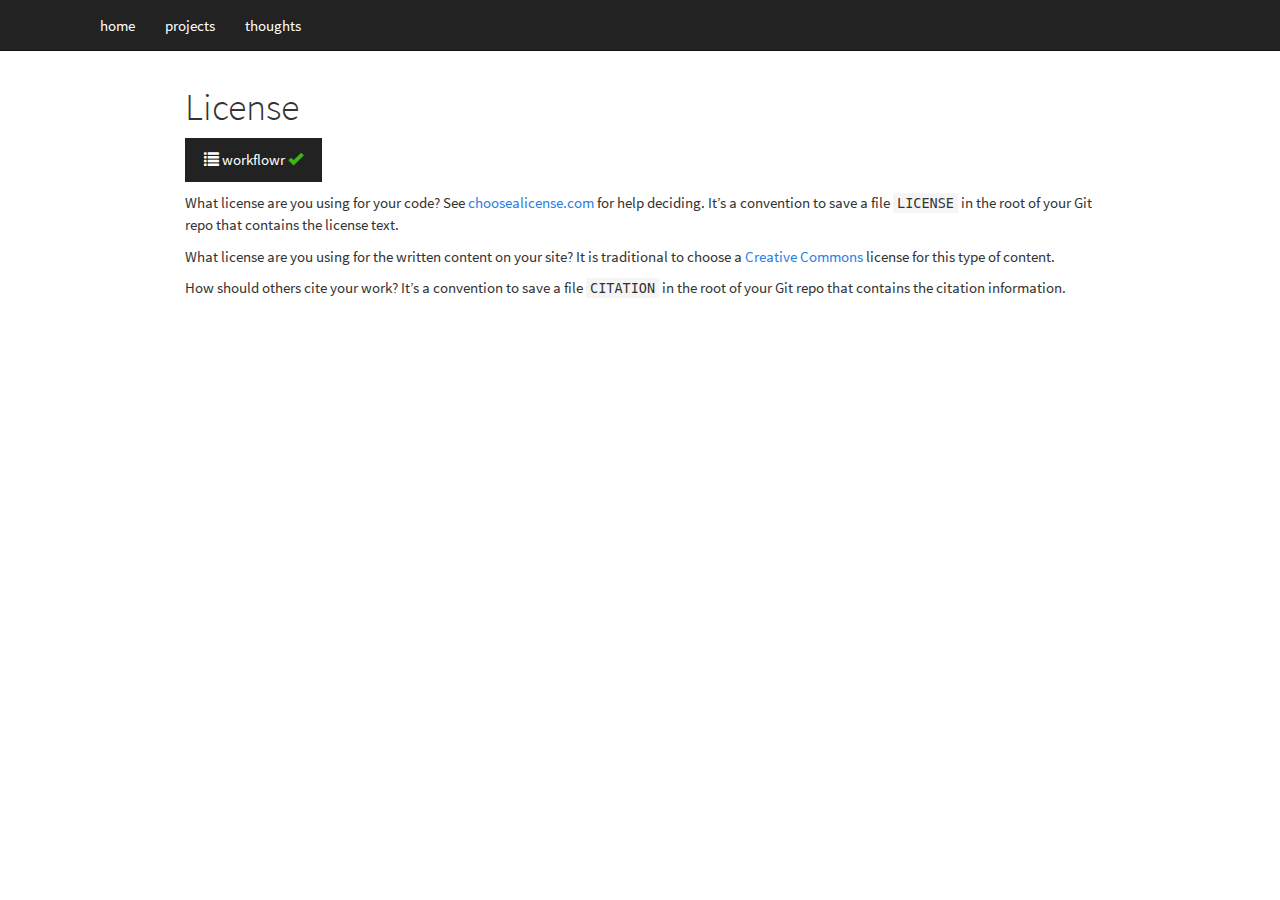
<file: docs/license.html>
<!DOCTYPE html>

<html>

<head>

<meta charset="utf-8" />
<meta name="generator" content="pandoc" />
<meta http-equiv="X-UA-Compatible" content="IE=EDGE" />




<title>License</title>

<script src="site_libs/header-attrs-2.14/header-attrs.js"></script>
<script src="site_libs/jquery-3.6.0/jquery-3.6.0.min.js"></script>
<meta name="viewport" content="width=device-width, initial-scale=1" />
<link href="site_libs/bootstrap-3.3.5/css/cosmo.min.css" rel="stylesheet" />
<script src="site_libs/bootstrap-3.3.5/js/bootstrap.min.js"></script>
<script src="site_libs/bootstrap-3.3.5/shim/html5shiv.min.js"></script>
<script src="site_libs/bootstrap-3.3.5/shim/respond.min.js"></script>
<style>h1 {font-size: 34px;}
       h1.title {font-size: 38px;}
       h2 {font-size: 30px;}
       h3 {font-size: 24px;}
       h4 {font-size: 18px;}
       h5 {font-size: 16px;}
       h6 {font-size: 12px;}
       code {color: inherit; background-color: rgba(0, 0, 0, 0.04);}
       pre:not([class]) { background-color: white }</style>
<script src="site_libs/navigation-1.1/tabsets.js"></script>
<link href="site_libs/highlightjs-9.12.0/textmate.css" rel="stylesheet" />
<script src="site_libs/highlightjs-9.12.0/highlight.js"></script>

<link rel="icon" href="https://github.com/workflowr/workflowr-assets/raw/main/img/reproducible.png">
<!-- Add a small amount of space between sections. -->
<style type="text/css">
div.section {
  padding-top: 12px;
}
</style>



<style type="text/css">
  code{white-space: pre-wrap;}
  span.smallcaps{font-variant: small-caps;}
  span.underline{text-decoration: underline;}
  div.column{display: inline-block; vertical-align: top; width: 50%;}
  div.hanging-indent{margin-left: 1.5em; text-indent: -1.5em;}
  ul.task-list{list-style: none;}
    </style>

<style type="text/css">code{white-space: pre;}</style>
<script type="text/javascript">
if (window.hljs) {
  hljs.configure({languages: []});
  hljs.initHighlightingOnLoad();
  if (document.readyState && document.readyState === "complete") {
    window.setTimeout(function() { hljs.initHighlighting(); }, 0);
  }
}
</script>









<style type = "text/css">
.main-container {
  max-width: 940px;
  margin-left: auto;
  margin-right: auto;
}
img {
  max-width:100%;
}
.tabbed-pane {
  padding-top: 12px;
}
.html-widget {
  margin-bottom: 20px;
}
button.code-folding-btn:focus {
  outline: none;
}
summary {
  display: list-item;
}
details > summary > p:only-child {
  display: inline;
}
pre code {
  padding: 0;
}
</style>


<style type="text/css">
.dropdown-submenu {
  position: relative;
}
.dropdown-submenu>.dropdown-menu {
  top: 0;
  left: 100%;
  margin-top: -6px;
  margin-left: -1px;
  border-radius: 0 6px 6px 6px;
}
.dropdown-submenu:hover>.dropdown-menu {
  display: block;
}
.dropdown-submenu>a:after {
  display: block;
  content: " ";
  float: right;
  width: 0;
  height: 0;
  border-color: transparent;
  border-style: solid;
  border-width: 5px 0 5px 5px;
  border-left-color: #cccccc;
  margin-top: 5px;
  margin-right: -10px;
}
.dropdown-submenu:hover>a:after {
  border-left-color: #adb5bd;
}
.dropdown-submenu.pull-left {
  float: none;
}
.dropdown-submenu.pull-left>.dropdown-menu {
  left: -100%;
  margin-left: 10px;
  border-radius: 6px 0 6px 6px;
}
</style>

<script type="text/javascript">
// manage active state of menu based on current page
$(document).ready(function () {
  // active menu anchor
  href = window.location.pathname
  href = href.substr(href.lastIndexOf('/') + 1)
  if (href === "")
    href = "index.html";
  var menuAnchor = $('a[href="' + href + '"]');

  // mark it active
  menuAnchor.tab('show');

  // if it's got a parent navbar menu mark it active as well
  menuAnchor.closest('li.dropdown').addClass('active');

  // Navbar adjustments
  var navHeight = $(".navbar").first().height() + 15;
  var style = document.createElement('style');
  var pt = "padding-top: " + navHeight + "px; ";
  var mt = "margin-top: -" + navHeight + "px; ";
  var css = "";
  // offset scroll position for anchor links (for fixed navbar)
  for (var i = 1; i <= 6; i++) {
    css += ".section h" + i + "{ " + pt + mt + "}\n";
  }
  style.innerHTML = "body {" + pt + "padding-bottom: 40px; }\n" + css;
  document.head.appendChild(style);
});
</script>

<!-- tabsets -->

<style type="text/css">
.tabset-dropdown > .nav-tabs {
  display: inline-table;
  max-height: 500px;
  min-height: 44px;
  overflow-y: auto;
  border: 1px solid #ddd;
  border-radius: 4px;
}

.tabset-dropdown > .nav-tabs > li.active:before {
  content: "";
  font-family: 'Glyphicons Halflings';
  display: inline-block;
  padding: 10px;
  border-right: 1px solid #ddd;
}

.tabset-dropdown > .nav-tabs.nav-tabs-open > li.active:before {
  content: "&#xe258;";
  border: none;
}

.tabset-dropdown > .nav-tabs.nav-tabs-open:before {
  content: "";
  font-family: 'Glyphicons Halflings';
  display: inline-block;
  padding: 10px;
  border-right: 1px solid #ddd;
}

.tabset-dropdown > .nav-tabs > li.active {
  display: block;
}

.tabset-dropdown > .nav-tabs > li > a,
.tabset-dropdown > .nav-tabs > li > a:focus,
.tabset-dropdown > .nav-tabs > li > a:hover {
  border: none;
  display: inline-block;
  border-radius: 4px;
  background-color: transparent;
}

.tabset-dropdown > .nav-tabs.nav-tabs-open > li {
  display: block;
  float: none;
}

.tabset-dropdown > .nav-tabs > li {
  display: none;
}
</style>

<!-- code folding -->




</head>

<body>


<div class="container-fluid main-container">




<div class="navbar navbar-default  navbar-fixed-top" role="navigation">
  <div class="container">
    <div class="navbar-header">
      <button type="button" class="navbar-toggle collapsed" data-toggle="collapse" data-bs-toggle="collapse" data-target="#navbar" data-bs-target="#navbar">
        <span class="icon-bar"></span>
        <span class="icon-bar"></span>
        <span class="icon-bar"></span>
      </button>
      <a class="navbar-brand" href="index.html"></a>
    </div>
    <div id="navbar" class="navbar-collapse collapse">
      <ul class="nav navbar-nav">
        <li>
  <a href="/">home</a>
</li>
<li>
  <a href="/projects/">projects</a>
</li>
<li>
  <a href="/blog/">thoughts</a>
</li>
      </ul>
      <ul class="nav navbar-nav navbar-right">
        
      </ul>
    </div><!--/.nav-collapse -->
  </div><!--/.container -->
</div><!--/.navbar -->

<div id="header">



<h1 class="title toc-ignore">License</h1>

</div>


<p>
<button type="button" class="btn btn-default btn-workflowr btn-workflowr-report" data-toggle="collapse" data-target="#workflowr-report">
<span class="glyphicon glyphicon-list" aria-hidden="true"></span>
workflowr <span class="glyphicon glyphicon-ok text-success"
aria-hidden="true"></span>
</button>
</p>
<div id="workflowr-report" class="collapse">
<ul class="nav nav-tabs">
<li class="active">
<a data-toggle="tab" href="#summary">Summary</a>
</li>
<li>
<a data-toggle="tab" href="#checks"> Checks <span
class="glyphicon glyphicon-ok text-success" aria-hidden="true"></span>
</a>
</li>
<li>
<a data-toggle="tab" href="#versions">Past versions</a>
</li>
</ul>
<div class="tab-content">
<div id="summary" class="tab-pane fade in active">
<p>
<strong>Last updated:</strong> 2022-05-13
</p>
<p>
<strong>Checks:</strong> <span
class="glyphicon glyphicon-ok text-success" aria-hidden="true"></span> 2
<span class="glyphicon glyphicon-exclamation-sign text-danger"
aria-hidden="true"></span> 0
</p>
<p>
<strong>Knit directory:</strong> <code>isiro/</code> <span
class="glyphicon glyphicon-question-sign" aria-hidden="true"
title="This is the local directory in which the code in this file was executed.">
</span>
</p>
<p>
This reproducible <a href="https://rmarkdown.rstudio.com">R Markdown</a>
analysis was created with <a
  href="https://github.com/workflowr/workflowr">workflowr</a> (version
1.7.0). The <em>Checks</em> tab describes the reproducibility checks
that were applied when the results were created. The <em>Past
versions</em> tab lists the development history.
</p>
<hr>
</div>
<div id="checks" class="tab-pane fade">
<div id="workflowr-checks" class="panel-group">
<div class="panel panel-default">
<div class="panel-heading">
<p class="panel-title">
<a data-toggle="collapse" data-parent="#workflowr-checks" href="#strongRMarkdownfilestronguptodate">
<span class="glyphicon glyphicon-ok text-success"
aria-hidden="true"></span> <strong>R Markdown file:</strong> up-to-date
</a>
</p>
</div>
<div id="strongRMarkdownfilestronguptodate"
class="panel-collapse collapse">
<div class="panel-body">
<p>Great! Since the R Markdown file has been committed to the Git
repository, you know the exact version of the code that produced these
results.</p>
</div>
</div>
</div>
<div class="panel panel-default">
<div class="panel-heading">
<p class="panel-title">
<a data-toggle="collapse" data-parent="#workflowr-checks" href="#strongRepositoryversionstrongahrefhttpsgithubcomtemipeteisirotree05f359b65aefe45d79d7eb64c62af43bd7e918e1targetblank05f359ba">
<span class="glyphicon glyphicon-ok text-success"
aria-hidden="true"></span> <strong>Repository version:</strong>
<a href="https://github.com/temipete/isiro/tree/05f359b65aefe45d79d7eb64c62af43bd7e918e1" target="_blank">05f359b</a>
</a>
</p>
</div>
<div
id="strongRepositoryversionstrongahrefhttpsgithubcomtemipeteisirotree05f359b65aefe45d79d7eb64c62af43bd7e918e1targetblank05f359ba"
class="panel-collapse collapse">
<div class="panel-body">
<p>
Great! You are using Git for version control. Tracking code development
and connecting the code version to the results is critical for
reproducibility.
</p>
<p>
The results in this page were generated with repository version
<a href="https://github.com/temipete/isiro/tree/05f359b65aefe45d79d7eb64c62af43bd7e918e1" target="_blank">05f359b</a>.
See the <em>Past versions</em> tab to see a history of the changes made
to the R Markdown and HTML files.
</p>
<p>
Note that you need to be careful to ensure that all relevant files for
the analysis have been committed to Git prior to generating the results
(you can use <code>wflow_publish</code> or
<code>wflow_git_commit</code>). workflowr only checks the R Markdown
file, but you know if there are other scripts or data files that it
depends on. Below is the status of the Git repository when the results
were generated:
</p>
<pre><code>
Ignored files:
    Ignored:    .Rhistory

Untracked files:
    Untracked:  analysis/covid19Scrapper.Rmd

</code></pre>
<p>
Note that any generated files, e.g. HTML, png, CSS, etc., are not
included in this status report because it is ok for generated content to
have uncommitted changes.
</p>
</div>
</div>
</div>
</div>
<hr>
</div>
<div id="versions" class="tab-pane fade">

<p>
These are the previous versions of the repository in which changes were
made to the R Markdown (<code>analysis/license.Rmd</code>) and HTML
(<code>docs/license.html</code>) files. If you’ve configured a remote
Git repository (see <code>?wflow_git_remote</code>), click on the
hyperlinks in the table below to view the files as they were in that
past version.
</p>
<div class="table-responsive">
<table class="table table-condensed table-hover">
<thead>
<tr>
<th>
File
</th>
<th>
Version
</th>
<th>
Author
</th>
<th>
Date
</th>
<th>
Message
</th>
</tr>
</thead>
<tbody>
<tr>
<td>
html
</td>
<td>
<a href="https://rawcdn.githack.com/temipete/isiro/05f359b65aefe45d79d7eb64c62af43bd7e918e1/docs/license.html" target="_blank">05f359b</a>
</td>
<td>
Temi
</td>
<td>
2022-05-13
</td>
<td>
Build site.
</td>
</tr>
<tr>
<td>
html
</td>
<td>
<a href="https://rawcdn.githack.com/temipete/isiro/4bc77f948d264460ae3aec941f482ff5f7233e6f/docs/license.html" target="_blank">4bc77f9</a>
</td>
<td>
Temi
</td>
<td>
2022-05-13
</td>
<td>
Build site.
</td>
</tr>
<tr>
<td>
html
</td>
<td>
<a href="https://rawcdn.githack.com/temipete/isiro/e7368915c2c44318eda54a3ddb5bdcdfbf10eb94/docs/license.html" target="_blank">e736891</a>
</td>
<td>
Temi
</td>
<td>
2022-05-13
</td>
<td>
Build site.
</td>
</tr>
<tr>
<td>
html
</td>
<td>
<a href="https://rawcdn.githack.com/temipete/isiro/e22e79ba5f1df5043d7fac8abad45e6499479d21/docs/license.html" target="_blank">e22e79b</a>
</td>
<td>
Temi
</td>
<td>
2022-05-13
</td>
<td>
Build site.
</td>
</tr>
<tr>
<td>
html
</td>
<td>
<a href="https://rawcdn.githack.com/temipete/isiro/2cd9b9fc1470b597e40270e385141741e33db339/docs/license.html" target="_blank">2cd9b9f</a>
</td>
<td>
Temi
</td>
<td>
2022-05-13
</td>
<td>
Build site.
</td>
</tr>
<tr>
<td>
html
</td>
<td>
<a href="https://rawcdn.githack.com/temipete/isiro/0eb0529e5acbf7115e2bb64ea7a216ce3059df57/docs/license.html" target="_blank">0eb0529</a>
</td>
<td>
Temi
</td>
<td>
2022-05-13
</td>
<td>
Build site.
</td>
</tr>
<tr>
<td>
html
</td>
<td>
<a href="https://rawcdn.githack.com/temipete/isiro/26735de47f24fd9ff6bb4acb304a3fc4021fd965/docs/license.html" target="_blank">26735de</a>
</td>
<td>
Temi
</td>
<td>
2022-05-13
</td>
<td>
Build site.
</td>
</tr>
<tr>
<td>
html
</td>
<td>
<a href="https://rawcdn.githack.com/temipete/isiro/6618d877e605f1db33e4626ac75c8ba6b0683654/docs/license.html" target="_blank">6618d87</a>
</td>
<td>
Temi
</td>
<td>
2022-05-13
</td>
<td>
Build site.
</td>
</tr>
<tr>
<td>
html
</td>
<td>
<a href="https://rawcdn.githack.com/temipete/isiro/5e25d93596f2ebbfe5c01bd147d166141849dd0f/docs/license.html" target="_blank">5e25d93</a>
</td>
<td>
Temi
</td>
<td>
2022-05-13
</td>
<td>
Build site.
</td>
</tr>
<tr>
<td>
html
</td>
<td>
<a href="https://rawcdn.githack.com/temipete/isiro/d7590316cc58a1a75dd5ca7b5a6b22391b5bae25/docs/license.html" target="_blank">d759031</a>
</td>
<td>
Temi
</td>
<td>
2022-05-13
</td>
<td>
Build site.
</td>
</tr>
<tr>
<td>
html
</td>
<td>
<a href="https://rawcdn.githack.com/temipete/isiro/1ff9d0b3f77cb0e416cf05604baa3be086f7f76f/docs/license.html" target="_blank">1ff9d0b</a>
</td>
<td>
Temi
</td>
<td>
2022-05-13
</td>
<td>
Build site.
</td>
</tr>
<tr>
<td>
html
</td>
<td>
<a href="https://rawcdn.githack.com/temipete/isiro/127a490f83bf50aa5fa74e6667f7acf8debdda31/docs/license.html" target="_blank">127a490</a>
</td>
<td>
Temi
</td>
<td>
2022-05-13
</td>
<td>
Build site.
</td>
</tr>
<tr>
<td>
html
</td>
<td>
<a href="https://rawcdn.githack.com/temipete/isiro/dd2dc0c71ba913aad10159cabc375cb0d283103b/docs/license.html" target="_blank">dd2dc0c</a>
</td>
<td>
Temi
</td>
<td>
2022-05-13
</td>
<td>
Build site.
</td>
</tr>
<tr>
<td>
html
</td>
<td>
<a href="https://rawcdn.githack.com/temipete/isiro/40abba30ad8184e6dbe861bba45972e2e8e731ad/docs/license.html" target="_blank">40abba3</a>
</td>
<td>
Temi
</td>
<td>
2022-05-13
</td>
<td>
Build site.
</td>
</tr>
<tr>
<td>
html
</td>
<td>
<a href="https://rawcdn.githack.com/temipete/isiro/56481bd5996eb3c39a19468b1a828286f22a3b7e/docs/license.html" target="_blank">56481bd</a>
</td>
<td>
Temi
</td>
<td>
2022-05-12
</td>
<td>
Build site.
</td>
</tr>
<tr>
<td>
html
</td>
<td>
<a href="https://rawcdn.githack.com/temipete/isiro/79d5ba2dca0b96295356dcabde75facd067441e3/docs/license.html" target="_blank">79d5ba2</a>
</td>
<td>
Temi
</td>
<td>
2022-05-12
</td>
<td>
Build site.
</td>
</tr>
<tr>
<td>
Rmd
</td>
<td>
<a href="https://github.com/temipete/isiro/blob/a069a9ca26609f9553fb109d7a76e077e1363e9c/analysis/license.Rmd" target="_blank">a069a9c</a>
</td>
<td>
Temi
</td>
<td>
2022-05-12
</td>
<td>
Start workflowr project.
</td>
</tr>
</tbody>
</table>
</div>
<hr>
</div>
</div>
</div>
<p>What license are you using for your code? See <a
href="https://choosealicense.com/">choosealicense.com</a> for help
deciding. It’s a convention to save a file <code>LICENSE</code> in the
root of your Git repo that contains the license text.</p>
<p>What license are you using for the written content on your site? It
is traditional to choose a <a
href="https://creativecommons.org/choose/">Creative Commons</a> license
for this type of content.</p>
<p>How should others cite your work? It’s a convention to save a file
<code>CITATION</code> in the root of your Git repo that contains the
citation information.</p>


<!-- Adjust MathJax settings so that all math formulae are shown using
TeX fonts only; see
https://docs.mathjax.org/en/latest/web/configuration.html. This will make
the presentation more consistent at the cost of the webpage sometimes
taking slightly longer to load. Note that this only works because the
footer is added to webpages before the MathJax javascript. -->
<script type="text/x-mathjax-config">
  MathJax.Hub.Config({
    "HTML-CSS": { availableFonts: ["TeX"] }
  });
</script>





</div>

<script>

// add bootstrap table styles to pandoc tables
function bootstrapStylePandocTables() {
  $('tr.odd').parent('tbody').parent('table').addClass('table table-condensed');
}
$(document).ready(function () {
  bootstrapStylePandocTables();
});


</script>

<!-- tabsets -->

<script>
$(document).ready(function () {
  window.buildTabsets("TOC");
});

$(document).ready(function () {
  $('.tabset-dropdown > .nav-tabs > li').click(function () {
    $(this).parent().toggleClass('nav-tabs-open');
  });
});
</script>

<!-- code folding -->


<!-- dynamically load mathjax for compatibility with self-contained -->
<script>
  (function () {
    var script = document.createElement("script");
    script.type = "text/javascript";
    script.src  = "https://mathjax.rstudio.com/latest/MathJax.js?config=TeX-AMS-MML_HTMLorMML";
    document.getElementsByTagName("head")[0].appendChild(script);
  })();
</script>

</body>
</html>
</file>
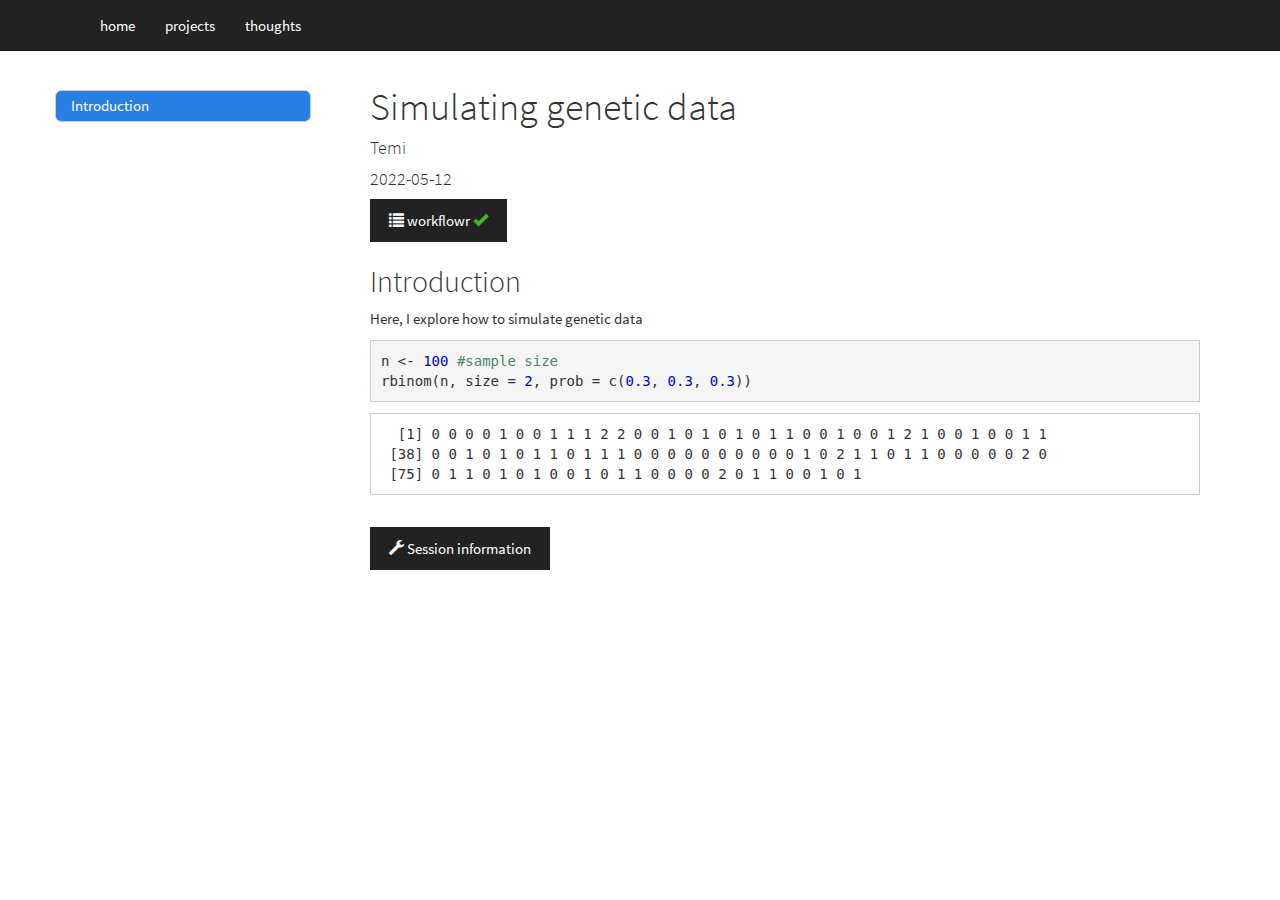
<file: docs/simulating_genotypes.html>
<!DOCTYPE html>

<html>

<head>

<meta charset="utf-8" />
<meta name="generator" content="pandoc" />
<meta http-equiv="X-UA-Compatible" content="IE=EDGE" />


<meta name="author" content="Temi" />

<meta name="date" content="2022-05-12" />

<title>Simulating genetic data</title>

<script src="site_libs/header-attrs-2.14/header-attrs.js"></script>
<script src="site_libs/jquery-3.6.0/jquery-3.6.0.min.js"></script>
<meta name="viewport" content="width=device-width, initial-scale=1" />
<link href="site_libs/bootstrap-3.3.5/css/cosmo.min.css" rel="stylesheet" />
<script src="site_libs/bootstrap-3.3.5/js/bootstrap.min.js"></script>
<script src="site_libs/bootstrap-3.3.5/shim/html5shiv.min.js"></script>
<script src="site_libs/bootstrap-3.3.5/shim/respond.min.js"></script>
<style>h1 {font-size: 34px;}
       h1.title {font-size: 38px;}
       h2 {font-size: 30px;}
       h3 {font-size: 24px;}
       h4 {font-size: 18px;}
       h5 {font-size: 16px;}
       h6 {font-size: 12px;}
       code {color: inherit; background-color: rgba(0, 0, 0, 0.04);}
       pre:not([class]) { background-color: white }</style>
<script src="site_libs/jqueryui-1.11.4/jquery-ui.min.js"></script>
<link href="site_libs/tocify-1.9.1/jquery.tocify.css" rel="stylesheet" />
<script src="site_libs/tocify-1.9.1/jquery.tocify.js"></script>
<script src="site_libs/navigation-1.1/tabsets.js"></script>
<link href="site_libs/highlightjs-9.12.0/textmate.css" rel="stylesheet" />
<script src="site_libs/highlightjs-9.12.0/highlight.js"></script>

<link rel="icon" href="https://github.com/workflowr/workflowr-assets/raw/main/img/reproducible.png">
<!-- Add a small amount of space between sections. -->
<style type="text/css">
div.section {
  padding-top: 12px;
}
</style>



<style type="text/css">
  code{white-space: pre-wrap;}
  span.smallcaps{font-variant: small-caps;}
  span.underline{text-decoration: underline;}
  div.column{display: inline-block; vertical-align: top; width: 50%;}
  div.hanging-indent{margin-left: 1.5em; text-indent: -1.5em;}
  ul.task-list{list-style: none;}
    </style>

<style type="text/css">code{white-space: pre;}</style>
<script type="text/javascript">
if (window.hljs) {
  hljs.configure({languages: []});
  hljs.initHighlightingOnLoad();
  if (document.readyState && document.readyState === "complete") {
    window.setTimeout(function() { hljs.initHighlighting(); }, 0);
  }
}
</script>









<style type = "text/css">
.main-container {
  max-width: 940px;
  margin-left: auto;
  margin-right: auto;
}
img {
  max-width:100%;
}
.tabbed-pane {
  padding-top: 12px;
}
.html-widget {
  margin-bottom: 20px;
}
button.code-folding-btn:focus {
  outline: none;
}
summary {
  display: list-item;
}
details > summary > p:only-child {
  display: inline;
}
pre code {
  padding: 0;
}
</style>


<style type="text/css">
.dropdown-submenu {
  position: relative;
}
.dropdown-submenu>.dropdown-menu {
  top: 0;
  left: 100%;
  margin-top: -6px;
  margin-left: -1px;
  border-radius: 0 6px 6px 6px;
}
.dropdown-submenu:hover>.dropdown-menu {
  display: block;
}
.dropdown-submenu>a:after {
  display: block;
  content: " ";
  float: right;
  width: 0;
  height: 0;
  border-color: transparent;
  border-style: solid;
  border-width: 5px 0 5px 5px;
  border-left-color: #cccccc;
  margin-top: 5px;
  margin-right: -10px;
}
.dropdown-submenu:hover>a:after {
  border-left-color: #adb5bd;
}
.dropdown-submenu.pull-left {
  float: none;
}
.dropdown-submenu.pull-left>.dropdown-menu {
  left: -100%;
  margin-left: 10px;
  border-radius: 6px 0 6px 6px;
}
</style>

<script type="text/javascript">
// manage active state of menu based on current page
$(document).ready(function () {
  // active menu anchor
  href = window.location.pathname
  href = href.substr(href.lastIndexOf('/') + 1)
  if (href === "")
    href = "index.html";
  var menuAnchor = $('a[href="' + href + '"]');

  // mark it active
  menuAnchor.tab('show');

  // if it's got a parent navbar menu mark it active as well
  menuAnchor.closest('li.dropdown').addClass('active');

  // Navbar adjustments
  var navHeight = $(".navbar").first().height() + 15;
  var style = document.createElement('style');
  var pt = "padding-top: " + navHeight + "px; ";
  var mt = "margin-top: -" + navHeight + "px; ";
  var css = "";
  // offset scroll position for anchor links (for fixed navbar)
  for (var i = 1; i <= 6; i++) {
    css += ".section h" + i + "{ " + pt + mt + "}\n";
  }
  style.innerHTML = "body {" + pt + "padding-bottom: 40px; }\n" + css;
  document.head.appendChild(style);
});
</script>

<!-- tabsets -->

<style type="text/css">
.tabset-dropdown > .nav-tabs {
  display: inline-table;
  max-height: 500px;
  min-height: 44px;
  overflow-y: auto;
  border: 1px solid #ddd;
  border-radius: 4px;
}

.tabset-dropdown > .nav-tabs > li.active:before {
  content: "";
  font-family: 'Glyphicons Halflings';
  display: inline-block;
  padding: 10px;
  border-right: 1px solid #ddd;
}

.tabset-dropdown > .nav-tabs.nav-tabs-open > li.active:before {
  content: "&#xe258;";
  border: none;
}

.tabset-dropdown > .nav-tabs.nav-tabs-open:before {
  content: "";
  font-family: 'Glyphicons Halflings';
  display: inline-block;
  padding: 10px;
  border-right: 1px solid #ddd;
}

.tabset-dropdown > .nav-tabs > li.active {
  display: block;
}

.tabset-dropdown > .nav-tabs > li > a,
.tabset-dropdown > .nav-tabs > li > a:focus,
.tabset-dropdown > .nav-tabs > li > a:hover {
  border: none;
  display: inline-block;
  border-radius: 4px;
  background-color: transparent;
}

.tabset-dropdown > .nav-tabs.nav-tabs-open > li {
  display: block;
  float: none;
}

.tabset-dropdown > .nav-tabs > li {
  display: none;
}
</style>

<!-- code folding -->



<style type="text/css">

#TOC {
  margin: 25px 0px 20px 0px;
}
@media (max-width: 768px) {
#TOC {
  position: relative;
  width: 100%;
}
}

@media print {
.toc-content {
  /* see https://github.com/w3c/csswg-drafts/issues/4434 */
  float: right;
}
}

.toc-content {
  padding-left: 30px;
  padding-right: 40px;
}

div.main-container {
  max-width: 1200px;
}

div.tocify {
  width: 20%;
  max-width: 260px;
  max-height: 85%;
}

@media (min-width: 768px) and (max-width: 991px) {
  div.tocify {
    width: 25%;
  }
}

@media (max-width: 767px) {
  div.tocify {
    width: 100%;
    max-width: none;
  }
}

.tocify ul, .tocify li {
  line-height: 20px;
}

.tocify-subheader .tocify-item {
  font-size: 0.90em;
}

.tocify .list-group-item {
  border-radius: 0px;
}


</style>



</head>

<body>


<div class="container-fluid main-container">


<!-- setup 3col/9col grid for toc_float and main content  -->
<div class="row">
<div class="col-xs-12 col-sm-4 col-md-3">
<div id="TOC" class="tocify">
</div>
</div>

<div class="toc-content col-xs-12 col-sm-8 col-md-9">




<div class="navbar navbar-default  navbar-fixed-top" role="navigation">
  <div class="container">
    <div class="navbar-header">
      <button type="button" class="navbar-toggle collapsed" data-toggle="collapse" data-bs-toggle="collapse" data-target="#navbar" data-bs-target="#navbar">
        <span class="icon-bar"></span>
        <span class="icon-bar"></span>
        <span class="icon-bar"></span>
      </button>
      <a class="navbar-brand" href="index.html"></a>
    </div>
    <div id="navbar" class="navbar-collapse collapse">
      <ul class="nav navbar-nav">
        <li>
  <a href="/">home</a>
</li>
<li>
  <a href="/projects/">projects</a>
</li>
<li>
  <a href="/blog/">thoughts</a>
</li>
      </ul>
      <ul class="nav navbar-nav navbar-right">
        
      </ul>
    </div><!--/.nav-collapse -->
  </div><!--/.container -->
</div><!--/.navbar -->

<div id="header">



<h1 class="title toc-ignore">Simulating genetic data</h1>
<h4 class="author">Temi</h4>
<h4 class="date">2022-05-12</h4>

</div>


<p>
<button type="button" class="btn btn-default btn-workflowr btn-workflowr-report" data-toggle="collapse" data-target="#workflowr-report">
<span class="glyphicon glyphicon-list" aria-hidden="true"></span>
workflowr <span class="glyphicon glyphicon-ok text-success"
aria-hidden="true"></span>
</button>
</p>
<div id="workflowr-report" class="collapse">
<ul class="nav nav-tabs">
<li class="active">
<a data-toggle="tab" href="#summary">Summary</a>
</li>
<li>
<a data-toggle="tab" href="#checks"> Checks <span
class="glyphicon glyphicon-ok text-success" aria-hidden="true"></span>
</a>
</li>
<li>
<a data-toggle="tab" href="#versions">Past versions</a>
</li>
</ul>
<div class="tab-content">
<div id="summary" class="tab-pane fade in active">
<p>
<strong>Last updated:</strong> 2022-05-13
</p>
<p>
<strong>Checks:</strong> <span
class="glyphicon glyphicon-ok text-success" aria-hidden="true"></span> 7
<span class="glyphicon glyphicon-exclamation-sign text-danger"
aria-hidden="true"></span> 0
</p>
<p>
<strong>Knit directory:</strong> <code>isiro/</code> <span
class="glyphicon glyphicon-question-sign" aria-hidden="true"
title="This is the local directory in which the code in this file was executed.">
</span>
</p>
<p>
This reproducible <a href="https://rmarkdown.rstudio.com">R Markdown</a>
analysis was created with <a
  href="https://github.com/workflowr/workflowr">workflowr</a> (version
1.7.0). The <em>Checks</em> tab describes the reproducibility checks
that were applied when the results were created. The <em>Past
versions</em> tab lists the development history.
</p>
<hr>
</div>
<div id="checks" class="tab-pane fade">
<div id="workflowr-checks" class="panel-group">
<div class="panel panel-default">
<div class="panel-heading">
<p class="panel-title">
<a data-toggle="collapse" data-parent="#workflowr-checks" href="#strongRMarkdownfilestronguptodate">
<span class="glyphicon glyphicon-ok text-success"
aria-hidden="true"></span> <strong>R Markdown file:</strong> up-to-date
</a>
</p>
</div>
<div id="strongRMarkdownfilestronguptodate"
class="panel-collapse collapse">
<div class="panel-body">
<p>Great! Since the R Markdown file has been committed to the Git
repository, you know the exact version of the code that produced these
results.</p>
</div>
</div>
</div>
<div class="panel panel-default">
<div class="panel-heading">
<p class="panel-title">
<a data-toggle="collapse" data-parent="#workflowr-checks" href="#strongEnvironmentstrongempty">
<span class="glyphicon glyphicon-ok text-success"
aria-hidden="true"></span> <strong>Environment:</strong> empty </a>
</p>
</div>
<div id="strongEnvironmentstrongempty" class="panel-collapse collapse">
<div class="panel-body">
<p>Great job! The global environment was empty. Objects defined in the
global environment can affect the analysis in your R Markdown file in
unknown ways. For reproduciblity it’s best to always run the code in an
empty environment.</p>
</div>
</div>
</div>
<div class="panel panel-default">
<div class="panel-heading">
<p class="panel-title">
<a data-toggle="collapse" data-parent="#workflowr-checks" href="#strongSeedstrongcodesetseed20220512code">
<span class="glyphicon glyphicon-ok text-success"
aria-hidden="true"></span> <strong>Seed:</strong>
<code>set.seed(20220512)</code> </a>
</p>
</div>
<div id="strongSeedstrongcodesetseed20220512code"
class="panel-collapse collapse">
<div class="panel-body">
<p>The command <code>set.seed(20220512)</code> was run prior to running
the code in the R Markdown file. Setting a seed ensures that any results
that rely on randomness, e.g. subsampling or permutations, are
reproducible.</p>
</div>
</div>
</div>
<div class="panel panel-default">
<div class="panel-heading">
<p class="panel-title">
<a data-toggle="collapse" data-parent="#workflowr-checks" href="#strongSessioninformationstrongrecorded">
<span class="glyphicon glyphicon-ok text-success"
aria-hidden="true"></span> <strong>Session information:</strong>
recorded </a>
</p>
</div>
<div id="strongSessioninformationstrongrecorded"
class="panel-collapse collapse">
<div class="panel-body">
<p>Great job! Recording the operating system, R version, and package
versions is critical for reproducibility.</p>
</div>
</div>
</div>
<div class="panel panel-default">
<div class="panel-heading">
<p class="panel-title">
<a data-toggle="collapse" data-parent="#workflowr-checks" href="#strongCachestrongnone">
<span class="glyphicon glyphicon-ok text-success"
aria-hidden="true"></span> <strong>Cache:</strong> none </a>
</p>
</div>
<div id="strongCachestrongnone" class="panel-collapse collapse">
<div class="panel-body">
<p>Nice! There were no cached chunks for this analysis, so you can be
confident that you successfully produced the results during this
run.</p>
</div>
</div>
</div>
<div class="panel panel-default">
<div class="panel-heading">
<p class="panel-title">
<a data-toggle="collapse" data-parent="#workflowr-checks" href="#strongFilepathsstrongrelative">
<span class="glyphicon glyphicon-ok text-success"
aria-hidden="true"></span> <strong>File paths:</strong> relative </a>
</p>
</div>
<div id="strongFilepathsstrongrelative" class="panel-collapse collapse">
<div class="panel-body">
<p>Great job! Using relative paths to the files within your workflowr
project makes it easier to run your code on other machines.</p>
</div>
</div>
</div>
<div class="panel panel-default">
<div class="panel-heading">
<p class="panel-title">
<a data-toggle="collapse" data-parent="#workflowr-checks" href="#strongRepositoryversionstrongahrefhttpsgithubcomtemipeteisirotree84bb38ada0619b031c5c3ef057fdd7fe6674772ctargetblank84bb38aa">
<span class="glyphicon glyphicon-ok text-success"
aria-hidden="true"></span> <strong>Repository version:</strong>
<a href="https://github.com/temipete/isiro/tree/84bb38ada0619b031c5c3ef057fdd7fe6674772c" target="_blank">84bb38a</a>
</a>
</p>
</div>
<div
id="strongRepositoryversionstrongahrefhttpsgithubcomtemipeteisirotree84bb38ada0619b031c5c3ef057fdd7fe6674772ctargetblank84bb38aa"
class="panel-collapse collapse">
<div class="panel-body">
<p>
Great! You are using Git for version control. Tracking code development
and connecting the code version to the results is critical for
reproducibility.
</p>
<p>
The results in this page were generated with repository version
<a href="https://github.com/temipete/isiro/tree/84bb38ada0619b031c5c3ef057fdd7fe6674772c" target="_blank">84bb38a</a>.
See the <em>Past versions</em> tab to see a history of the changes made
to the R Markdown and HTML files.
</p>
<p>
Note that you need to be careful to ensure that all relevant files for
the analysis have been committed to Git prior to generating the results
(you can use <code>wflow_publish</code> or
<code>wflow_git_commit</code>). workflowr only checks the R Markdown
file, but you know if there are other scripts or data files that it
depends on. Below is the status of the Git repository when the results
were generated:
</p>
<pre><code>
Ignored files:
    Ignored:    .Rhistory
    Ignored:    analysis/simulating_populations_cache/

Unstaged changes:
    Modified:   analysis/simulating_populations.Rmd

</code></pre>
<p>
Note that any generated files, e.g. HTML, png, CSS, etc., are not
included in this status report because it is ok for generated content to
have uncommitted changes.
</p>
</div>
</div>
</div>
</div>
<hr>
</div>
<div id="versions" class="tab-pane fade">

<p>
These are the previous versions of the repository in which changes were
made to the R Markdown (<code>analysis/simulating_genotypes.Rmd</code>)
and HTML (<code>docs/simulating_genotypes.html</code>) files. If you’ve
configured a remote Git repository (see <code>?wflow_git_remote</code>),
click on the hyperlinks in the table below to view the files as they
were in that past version.
</p>
<div class="table-responsive">
<table class="table table-condensed table-hover">
<thead>
<tr>
<th>
File
</th>
<th>
Version
</th>
<th>
Author
</th>
<th>
Date
</th>
<th>
Message
</th>
</tr>
</thead>
<tbody>
<tr>
<td>
html
</td>
<td>
<a href="https://rawcdn.githack.com/temipete/isiro/84bb38ada0619b031c5c3ef057fdd7fe6674772c/docs/simulating_genotypes.html" target="_blank">84bb38a</a>
</td>
<td>
Temi
</td>
<td>
2022-05-13
</td>
<td>
Updated website
</td>
</tr>
<tr>
<td>
html
</td>
<td>
<a href="https://rawcdn.githack.com/temipete/isiro/05f359b65aefe45d79d7eb64c62af43bd7e918e1/docs/simulating_genotypes.html" target="_blank">05f359b</a>
</td>
<td>
Temi
</td>
<td>
2022-05-13
</td>
<td>
Build site.
</td>
</tr>
<tr>
<td>
html
</td>
<td>
<a href="https://rawcdn.githack.com/temipete/isiro/4bc77f948d264460ae3aec941f482ff5f7233e6f/docs/simulating_genotypes.html" target="_blank">4bc77f9</a>
</td>
<td>
Temi
</td>
<td>
2022-05-13
</td>
<td>
Build site.
</td>
</tr>
<tr>
<td>
html
</td>
<td>
<a href="https://rawcdn.githack.com/temipete/isiro/e7368915c2c44318eda54a3ddb5bdcdfbf10eb94/docs/simulating_genotypes.html" target="_blank">e736891</a>
</td>
<td>
Temi
</td>
<td>
2022-05-13
</td>
<td>
Build site.
</td>
</tr>
<tr>
<td>
Rmd
</td>
<td>
<a href="https://github.com/temipete/isiro/blob/438da91febd13664a1515bf56565fbd33de0e514/analysis/simulating_genotypes.Rmd" target="_blank">438da91</a>
</td>
<td>
Temi
</td>
<td>
2022-05-13
</td>
<td>
wflow_publish("./analysis/*.Rmd")
</td>
</tr>
<tr>
<td>
Rmd
</td>
<td>
<a href="https://github.com/temipete/isiro/blob/32bcd7802600210c4a1ab38a1cef313a23d23761/analysis/simulating_genotypes.Rmd" target="_blank">32bcd78</a>
</td>
<td>
Temi
</td>
<td>
2022-05-13
</td>
<td>
Updated website
</td>
</tr>
<tr>
<td>
html
</td>
<td>
<a href="https://rawcdn.githack.com/temipete/isiro/2cd9b9fc1470b597e40270e385141741e33db339/docs/simulating_genotypes.html" target="_blank">2cd9b9f</a>
</td>
<td>
Temi
</td>
<td>
2022-05-13
</td>
<td>
Build site.
</td>
</tr>
<tr>
<td>
html
</td>
<td>
<a href="https://rawcdn.githack.com/temipete/isiro/0eb0529e5acbf7115e2bb64ea7a216ce3059df57/docs/simulating_genotypes.html" target="_blank">0eb0529</a>
</td>
<td>
Temi
</td>
<td>
2022-05-13
</td>
<td>
Build site.
</td>
</tr>
<tr>
<td>
html
</td>
<td>
<a href="https://rawcdn.githack.com/temipete/isiro/26735de47f24fd9ff6bb4acb304a3fc4021fd965/docs/simulating_genotypes.html" target="_blank">26735de</a>
</td>
<td>
Temi
</td>
<td>
2022-05-13
</td>
<td>
Build site.
</td>
</tr>
<tr>
<td>
html
</td>
<td>
<a href="https://rawcdn.githack.com/temipete/isiro/6618d877e605f1db33e4626ac75c8ba6b0683654/docs/simulating_genotypes.html" target="_blank">6618d87</a>
</td>
<td>
Temi
</td>
<td>
2022-05-13
</td>
<td>
Build site.
</td>
</tr>
<tr>
<td>
html
</td>
<td>
<a href="https://rawcdn.githack.com/temipete/isiro/5e25d93596f2ebbfe5c01bd147d166141849dd0f/docs/simulating_genotypes.html" target="_blank">5e25d93</a>
</td>
<td>
Temi
</td>
<td>
2022-05-13
</td>
<td>
Build site.
</td>
</tr>
<tr>
<td>
html
</td>
<td>
<a href="https://rawcdn.githack.com/temipete/isiro/d7590316cc58a1a75dd5ca7b5a6b22391b5bae25/docs/simulating_genotypes.html" target="_blank">d759031</a>
</td>
<td>
Temi
</td>
<td>
2022-05-13
</td>
<td>
Build site.
</td>
</tr>
<tr>
<td>
html
</td>
<td>
<a href="https://rawcdn.githack.com/temipete/isiro/1ff9d0b3f77cb0e416cf05604baa3be086f7f76f/docs/simulating_genotypes.html" target="_blank">1ff9d0b</a>
</td>
<td>
Temi
</td>
<td>
2022-05-13
</td>
<td>
Build site.
</td>
</tr>
<tr>
<td>
html
</td>
<td>
<a href="https://rawcdn.githack.com/temipete/isiro/127a490f83bf50aa5fa74e6667f7acf8debdda31/docs/simulating_genotypes.html" target="_blank">127a490</a>
</td>
<td>
Temi
</td>
<td>
2022-05-13
</td>
<td>
Build site.
</td>
</tr>
<tr>
<td>
html
</td>
<td>
<a href="https://rawcdn.githack.com/temipete/isiro/dd2dc0c71ba913aad10159cabc375cb0d283103b/docs/simulating_genotypes.html" target="_blank">dd2dc0c</a>
</td>
<td>
Temi
</td>
<td>
2022-05-13
</td>
<td>
Build site.
</td>
</tr>
<tr>
<td>
html
</td>
<td>
<a href="https://rawcdn.githack.com/temipete/isiro/40abba30ad8184e6dbe861bba45972e2e8e731ad/docs/simulating_genotypes.html" target="_blank">40abba3</a>
</td>
<td>
Temi
</td>
<td>
2022-05-13
</td>
<td>
Build site.
</td>
</tr>
<tr>
<td>
html
</td>
<td>
<a href="https://rawcdn.githack.com/temipete/isiro/56481bd5996eb3c39a19468b1a828286f22a3b7e/docs/simulating_genotypes.html" target="_blank">56481bd</a>
</td>
<td>
Temi
</td>
<td>
2022-05-12
</td>
<td>
Build site.
</td>
</tr>
<tr>
<td>
html
</td>
<td>
<a href="https://rawcdn.githack.com/temipete/isiro/66a696ace259f99a966c0ae8a15e2306317e2481/docs/simulating_genotypes.html" target="_blank">66a696a</a>
</td>
<td>
Temi
</td>
<td>
2022-05-12
</td>
<td>
Build site.
</td>
</tr>
<tr>
<td>
Rmd
</td>
<td>
<a href="https://github.com/temipete/isiro/blob/7d33f95abb81037b90394c119c2cd4b4cb3bce23/analysis/simulating_genotypes.Rmd" target="_blank">7d33f95</a>
</td>
<td>
Temi
</td>
<td>
2022-05-12
</td>
<td>
wflow_publish("./analysis/simulating_genotypes.Rmd")
</td>
</tr>
<tr>
<td>
html
</td>
<td>
<a href="https://rawcdn.githack.com/temipete/isiro/79d5ba2dca0b96295356dcabde75facd067441e3/docs/simulating_genotypes.html" target="_blank">79d5ba2</a>
</td>
<td>
Temi
</td>
<td>
2022-05-12
</td>
<td>
Build site.
</td>
</tr>
<tr>
<td>
html
</td>
<td>
<a href="https://rawcdn.githack.com/temipete/isiro/d8177e188e4199fe1c55b8b2c4f8856c4f1f2f46/docs/simulating_genotypes.html" target="_blank">d8177e1</a>
</td>
<td>
Temi
</td>
<td>
2022-05-12
</td>
<td>
Build site.
</td>
</tr>
<tr>
<td>
Rmd
</td>
<td>
<a href="https://github.com/temipete/isiro/blob/c4168161f0e3b0567dcda7197e2160e5cfac3df0/analysis/simulating_genotypes.Rmd" target="_blank">c416816</a>
</td>
<td>
Temi
</td>
<td>
2022-05-12
</td>
<td>
wflow_publish("./analysis/simulating_genotypes.Rmd")
</td>
</tr>
</tbody>
</table>
</div>
<hr>
</div>
</div>
</div>
<div id="introduction" class="section level2">
<h2>Introduction</h2>
<p>Here, I explore how to simulate genetic data</p>
<pre class="r"><code>n &lt;- 100 #sample size
rbinom(n, size = 2, prob = c(0.3, 0.3, 0.3))</code></pre>
<pre><code>  [1] 0 0 0 0 1 0 0 1 1 1 2 2 0 0 1 0 1 0 1 0 1 1 0 0 1 0 0 1 2 1 0 0 1 0 0 1 1
 [38] 0 0 1 0 1 0 1 1 0 1 1 1 0 0 0 0 0 0 0 0 0 0 1 0 2 1 1 0 1 1 0 0 0 0 0 2 0
 [75] 0 1 1 0 1 0 1 0 0 1 0 1 1 0 0 0 0 2 0 1 1 0 0 1 0 1</code></pre>
<br>
<p>
<button type="button" class="btn btn-default btn-workflowr btn-workflowr-sessioninfo" data-toggle="collapse" data-target="#workflowr-sessioninfo" style="display: block;">
<span class="glyphicon glyphicon-wrench" aria-hidden="true"></span>
Session information
</button>
</p>
<div id="workflowr-sessioninfo" class="collapse">
<pre class="r"><code>sessionInfo()</code></pre>
<pre><code>R version 4.1.3 (2022-03-10)
Platform: x86_64-pc-linux-gnu (64-bit)
Running under: Pop!_OS 22.04 LTS

Matrix products: default
BLAS:   /usr/lib/x86_64-linux-gnu/blas/libblas.so.3.10.0
LAPACK: /usr/lib/x86_64-linux-gnu/lapack/liblapack.so.3.10.0

locale:
 [1] LC_CTYPE=en_US.UTF-8       LC_NUMERIC=C              
 [3] LC_TIME=en_US.UTF-8        LC_COLLATE=en_US.UTF-8    
 [5] LC_MONETARY=en_US.UTF-8    LC_MESSAGES=en_US.UTF-8   
 [7] LC_PAPER=en_US.UTF-8       LC_NAME=C                 
 [9] LC_ADDRESS=C               LC_TELEPHONE=C            
[11] LC_MEASUREMENT=en_US.UTF-8 LC_IDENTIFICATION=C       

attached base packages:
[1] stats     graphics  grDevices utils     datasets  methods   base     

other attached packages:
[1] workflowr_1.7.0

loaded via a namespace (and not attached):
 [1] Rcpp_1.0.8.3     bslib_0.3.1      compiler_4.1.3   pillar_1.7.0    
 [5] later_1.3.0      git2r_0.30.1     jquerylib_0.1.4  tools_4.1.3     
 [9] getPass_0.2-2    digest_0.6.29    jsonlite_1.8.0   evaluate_0.15   
[13] tibble_3.1.7     lifecycle_1.0.1  pkgconfig_2.0.3  rlang_1.0.2     
[17] cli_3.3.0        rstudioapi_0.13  yaml_2.3.5       xfun_0.31       
[21] fastmap_1.1.0    httr_1.4.3       stringr_1.4.0    knitr_1.39      
[25] sass_0.4.1       fs_1.5.2         vctrs_0.4.1      rprojroot_2.0.3 
[29] glue_1.6.2       R6_2.5.1         processx_3.5.3   fansi_1.0.3     
[33] rmarkdown_2.14   callr_3.7.0      magrittr_2.0.3   whisker_0.4     
[37] ps_1.7.0         promises_1.2.0.1 htmltools_0.5.2  ellipsis_0.3.2  
[41] httpuv_1.6.5     utf8_1.2.2       stringi_1.7.6    crayon_1.5.1    </code></pre>
</div>
</div>


<!-- Adjust MathJax settings so that all math formulae are shown using
TeX fonts only; see
https://docs.mathjax.org/en/latest/web/configuration.html. This will make
the presentation more consistent at the cost of the webpage sometimes
taking slightly longer to load. Note that this only works because the
footer is added to webpages before the MathJax javascript. -->
<script type="text/x-mathjax-config">
  MathJax.Hub.Config({
    "HTML-CSS": { availableFonts: ["TeX"] }
  });
</script>




</div>
</div>

</div>

<script>

// add bootstrap table styles to pandoc tables
function bootstrapStylePandocTables() {
  $('tr.odd').parent('tbody').parent('table').addClass('table table-condensed');
}
$(document).ready(function () {
  bootstrapStylePandocTables();
});


</script>

<!-- tabsets -->

<script>
$(document).ready(function () {
  window.buildTabsets("TOC");
});

$(document).ready(function () {
  $('.tabset-dropdown > .nav-tabs > li').click(function () {
    $(this).parent().toggleClass('nav-tabs-open');
  });
});
</script>

<!-- code folding -->

<script>
$(document).ready(function ()  {

    // temporarily add toc-ignore selector to headers for the consistency with Pandoc
    $('.unlisted.unnumbered').addClass('toc-ignore')

    // move toc-ignore selectors from section div to header
    $('div.section.toc-ignore')
        .removeClass('toc-ignore')
        .children('h1,h2,h3,h4,h5').addClass('toc-ignore');

    // establish options
    var options = {
      selectors: "h1,h2,h3",
      theme: "bootstrap3",
      context: '.toc-content',
      hashGenerator: function (text) {
        return text.replace(/[.\\/?&!#<>]/g, '').replace(/\s/g, '_');
      },
      ignoreSelector: ".toc-ignore",
      scrollTo: 0
    };
    options.showAndHide = true;
    options.smoothScroll = true;

    // tocify
    var toc = $("#TOC").tocify(options).data("toc-tocify");
});
</script>

<!-- dynamically load mathjax for compatibility with self-contained -->
<script>
  (function () {
    var script = document.createElement("script");
    script.type = "text/javascript";
    script.src  = "https://mathjax.rstudio.com/latest/MathJax.js?config=TeX-AMS-MML_HTMLorMML";
    document.getElementsByTagName("head")[0].appendChild(script);
  })();
</script>

</body>
</html>
</file>
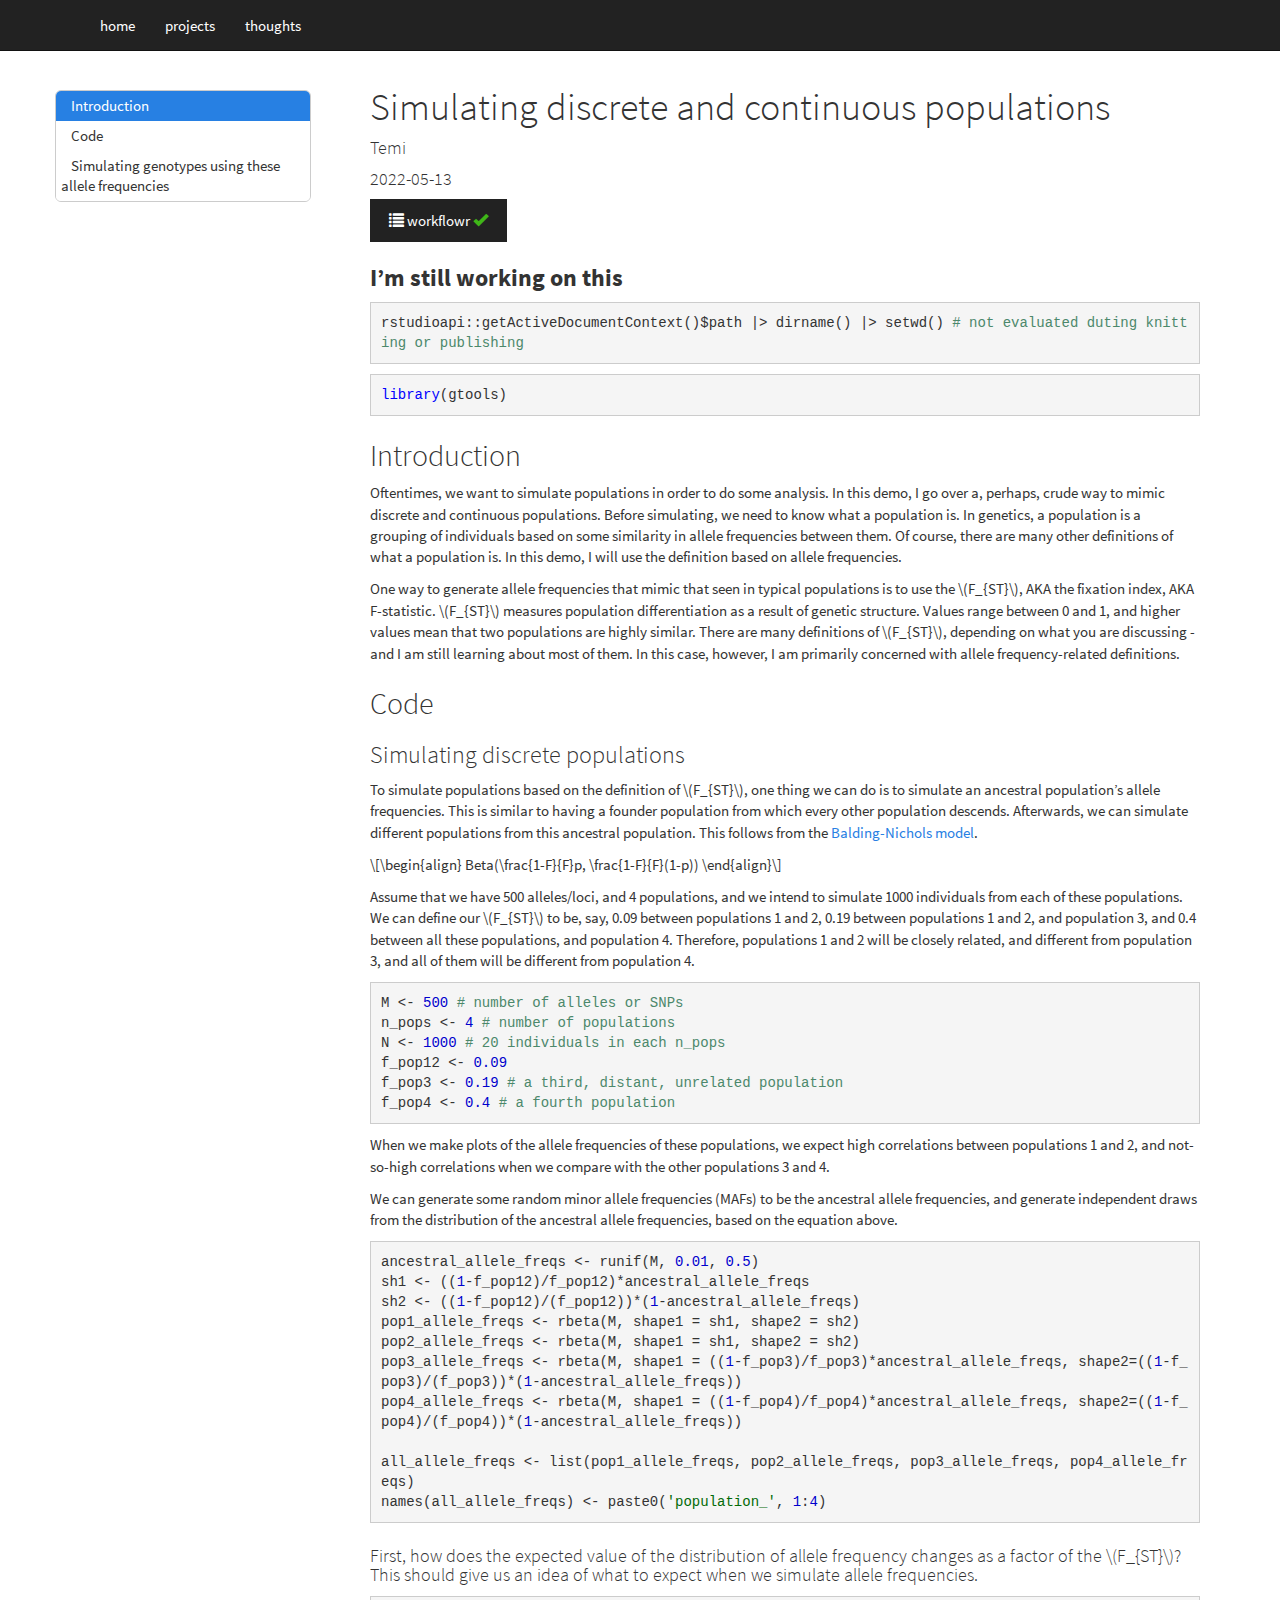
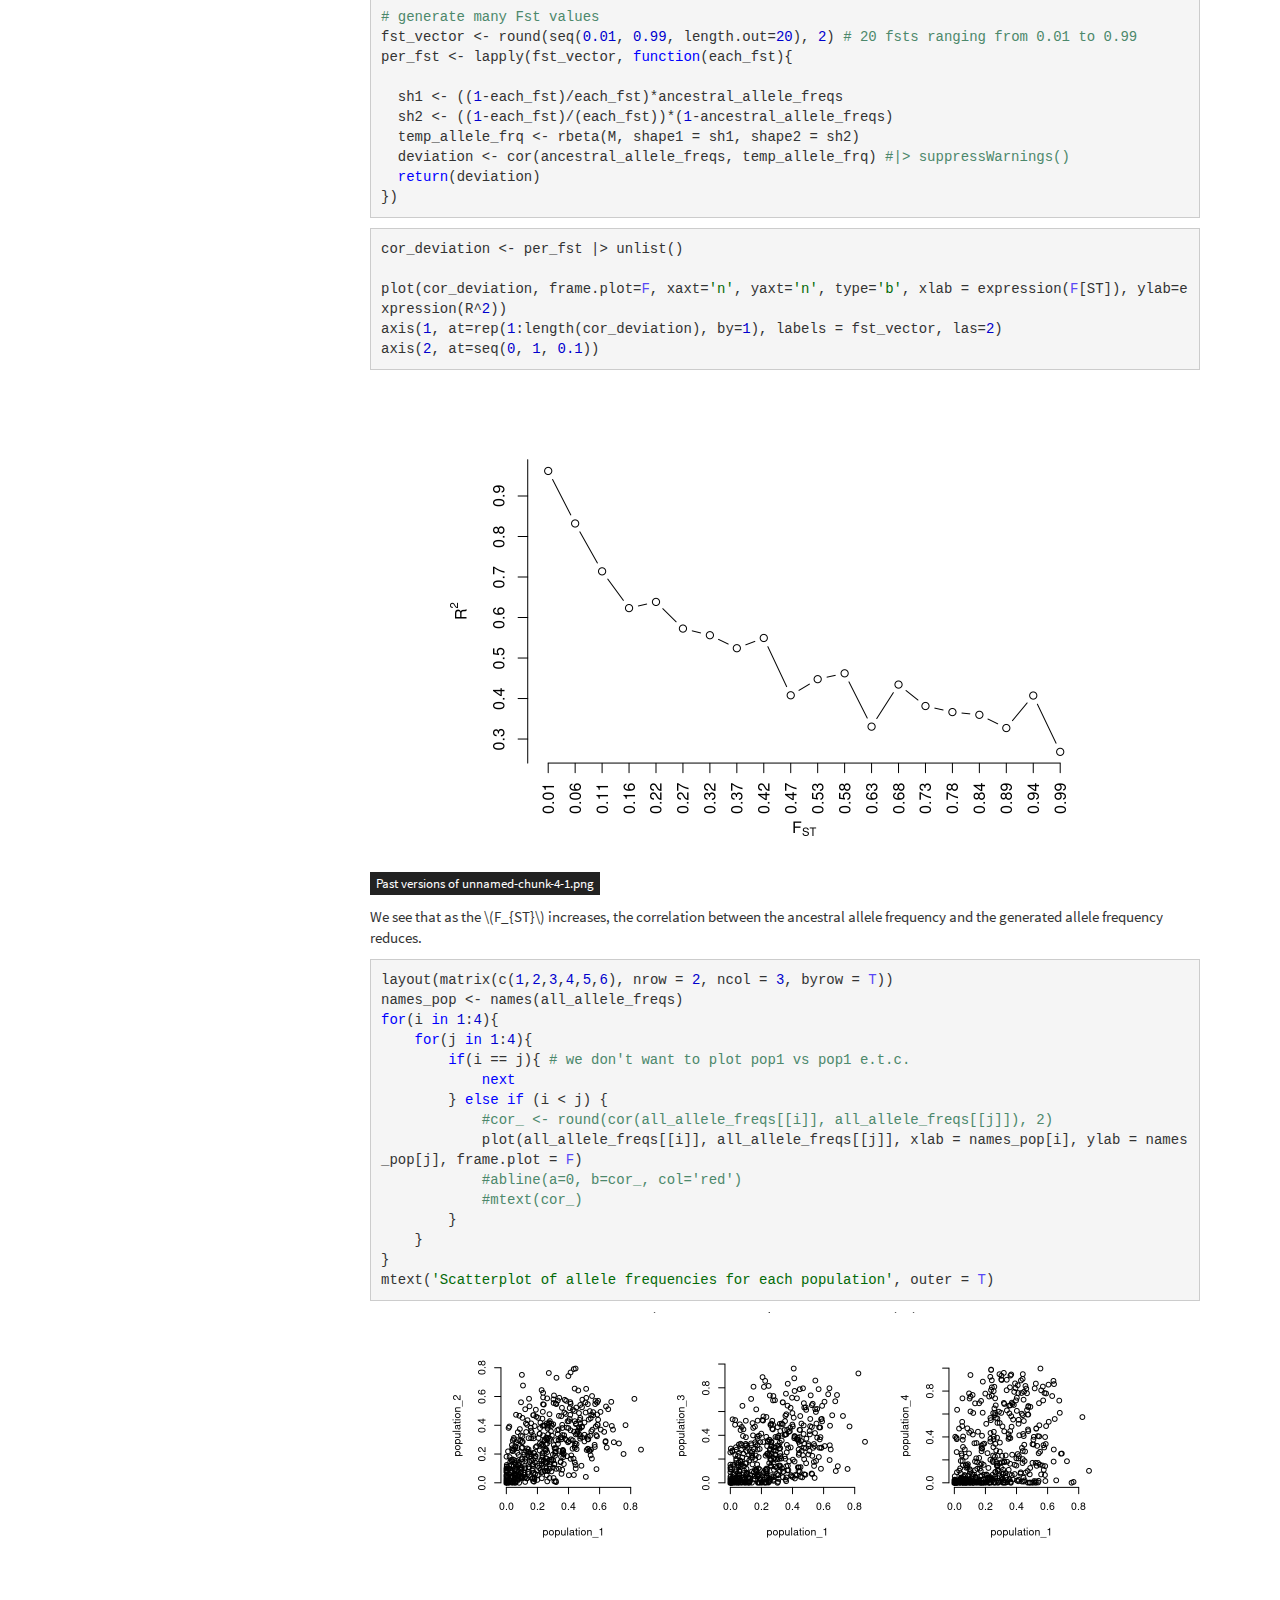
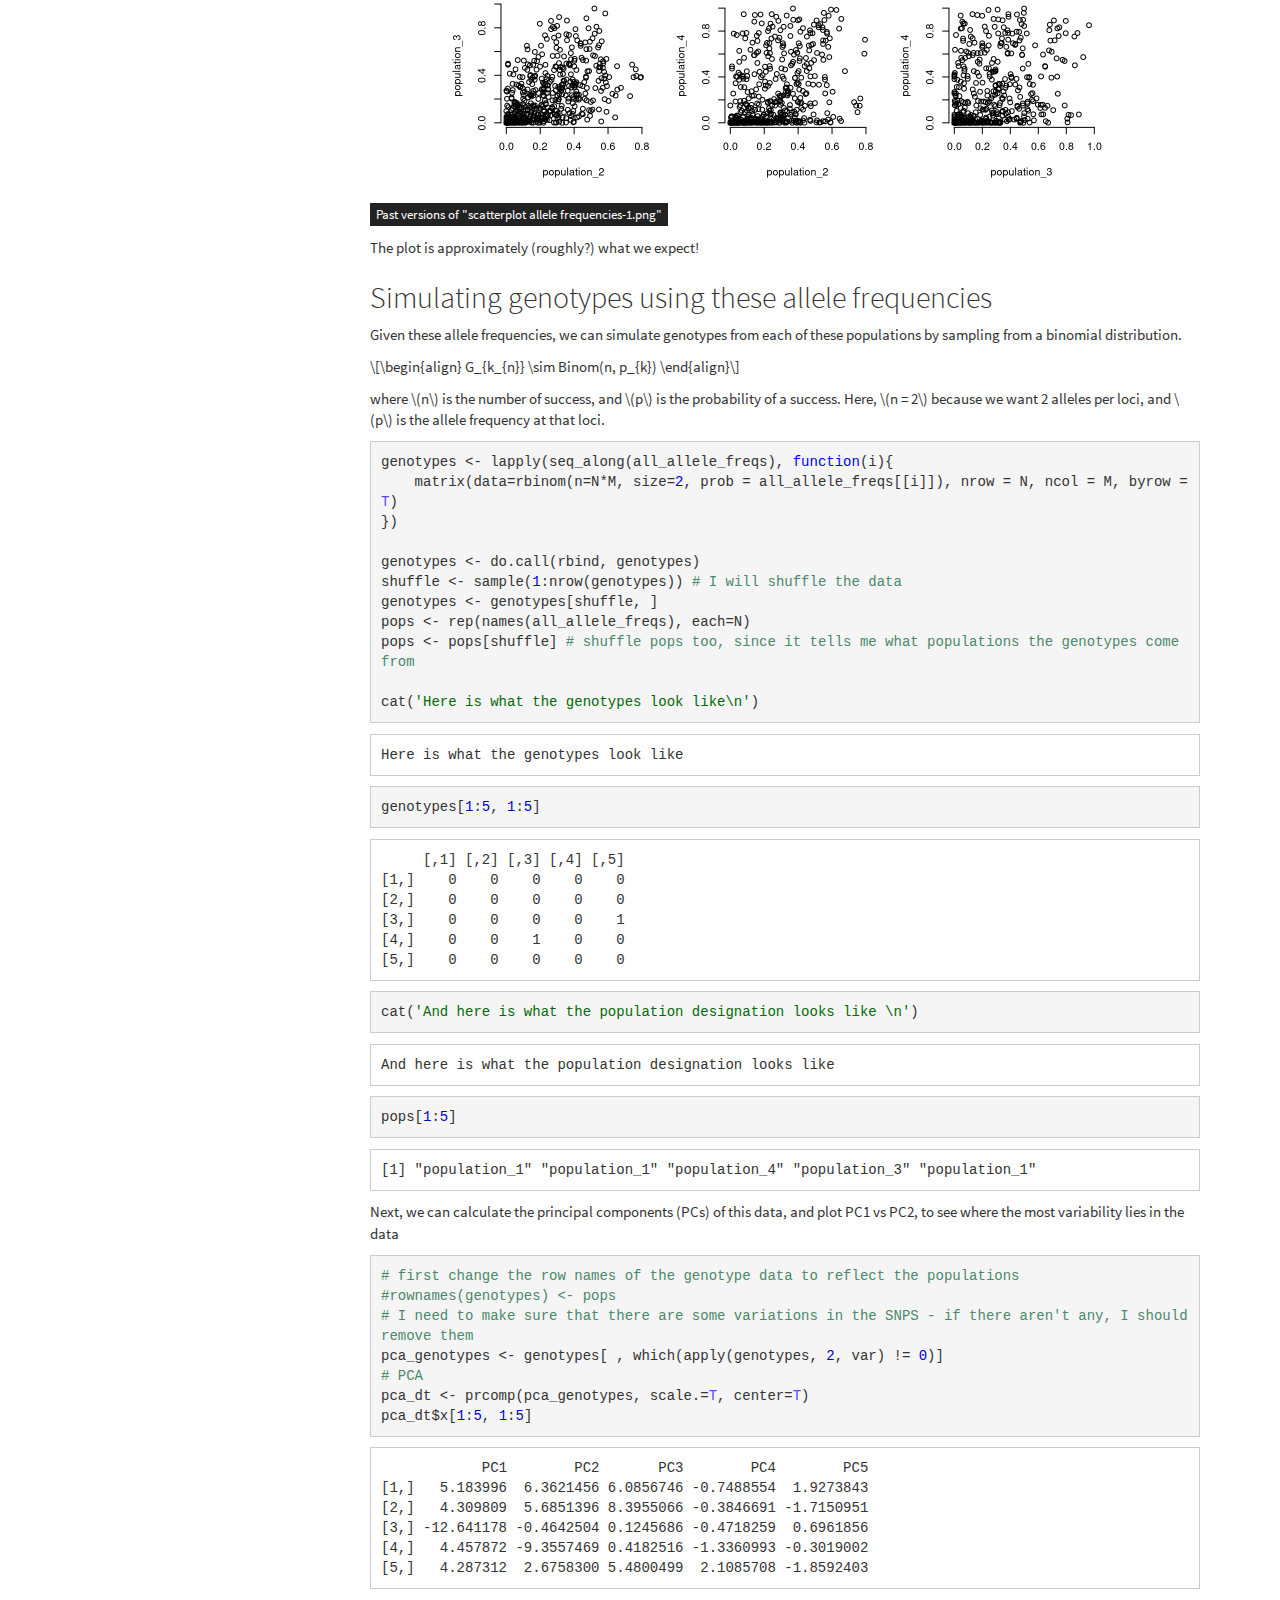
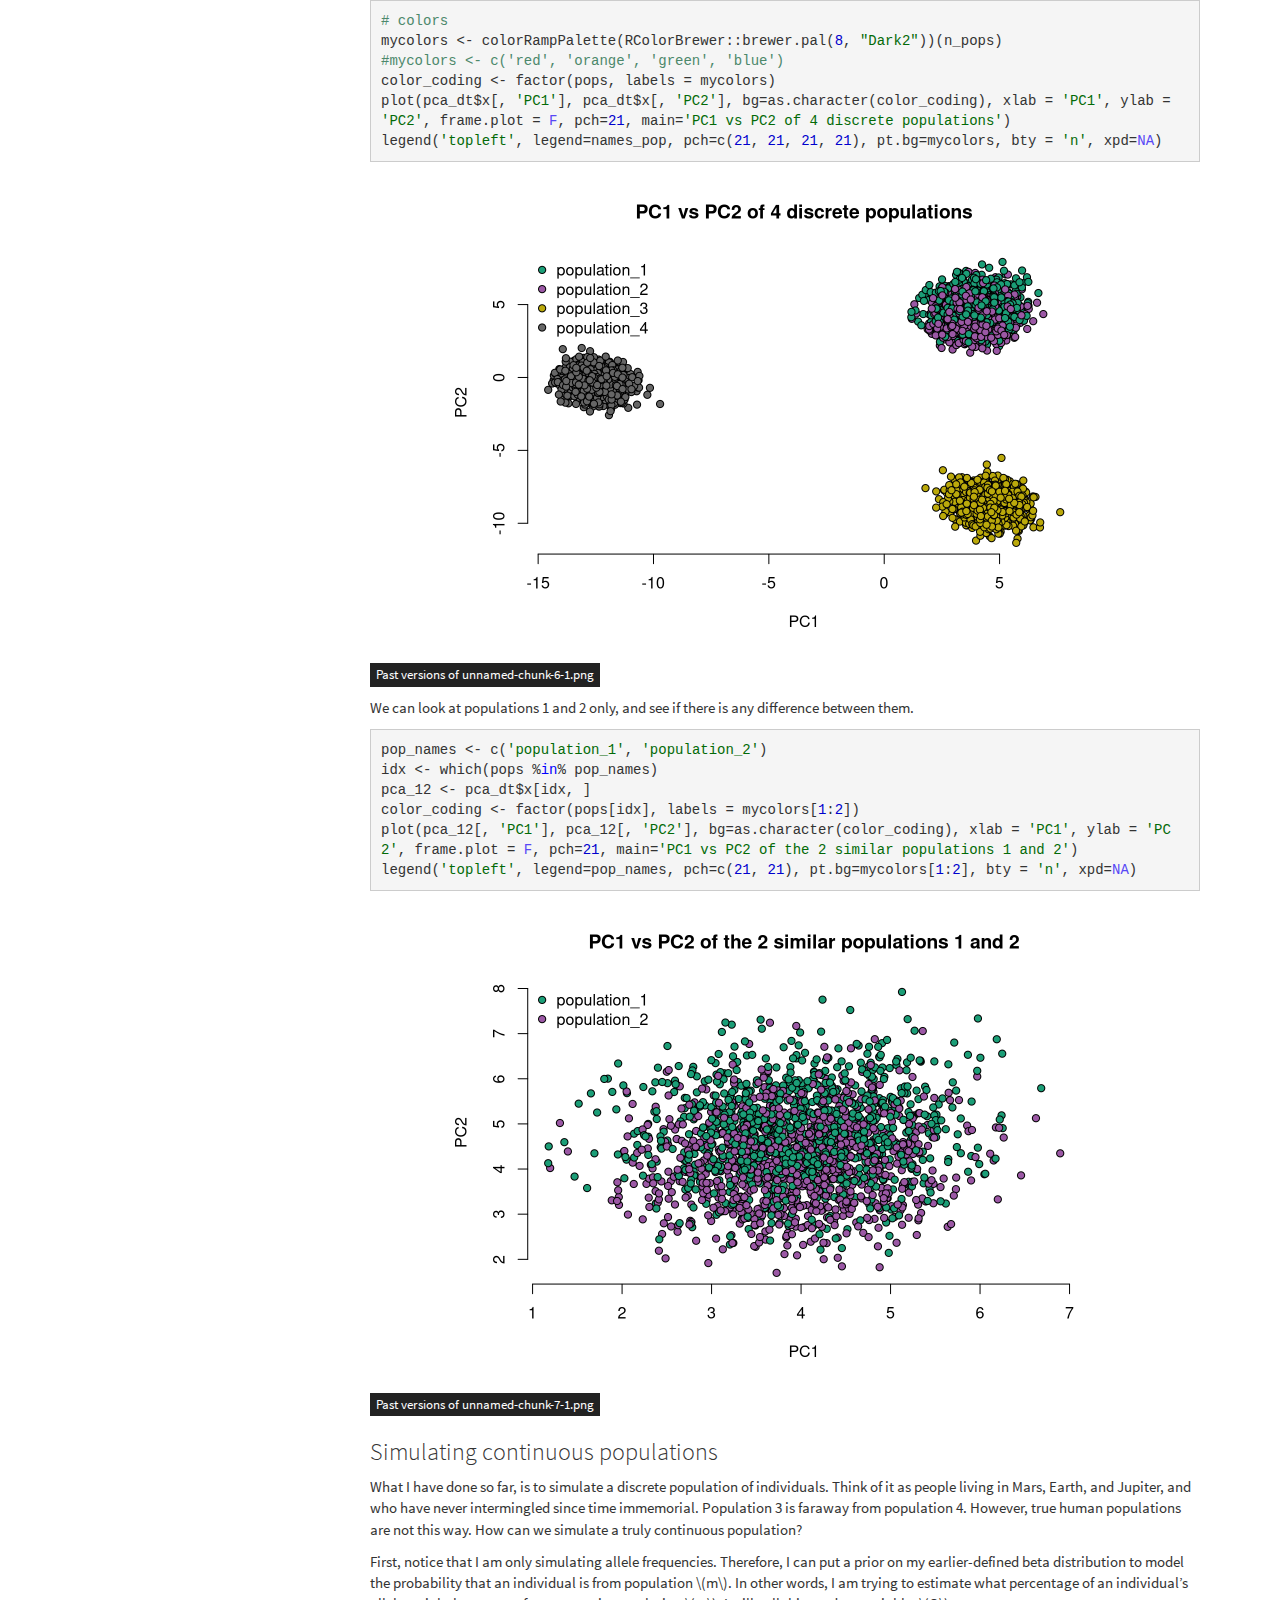
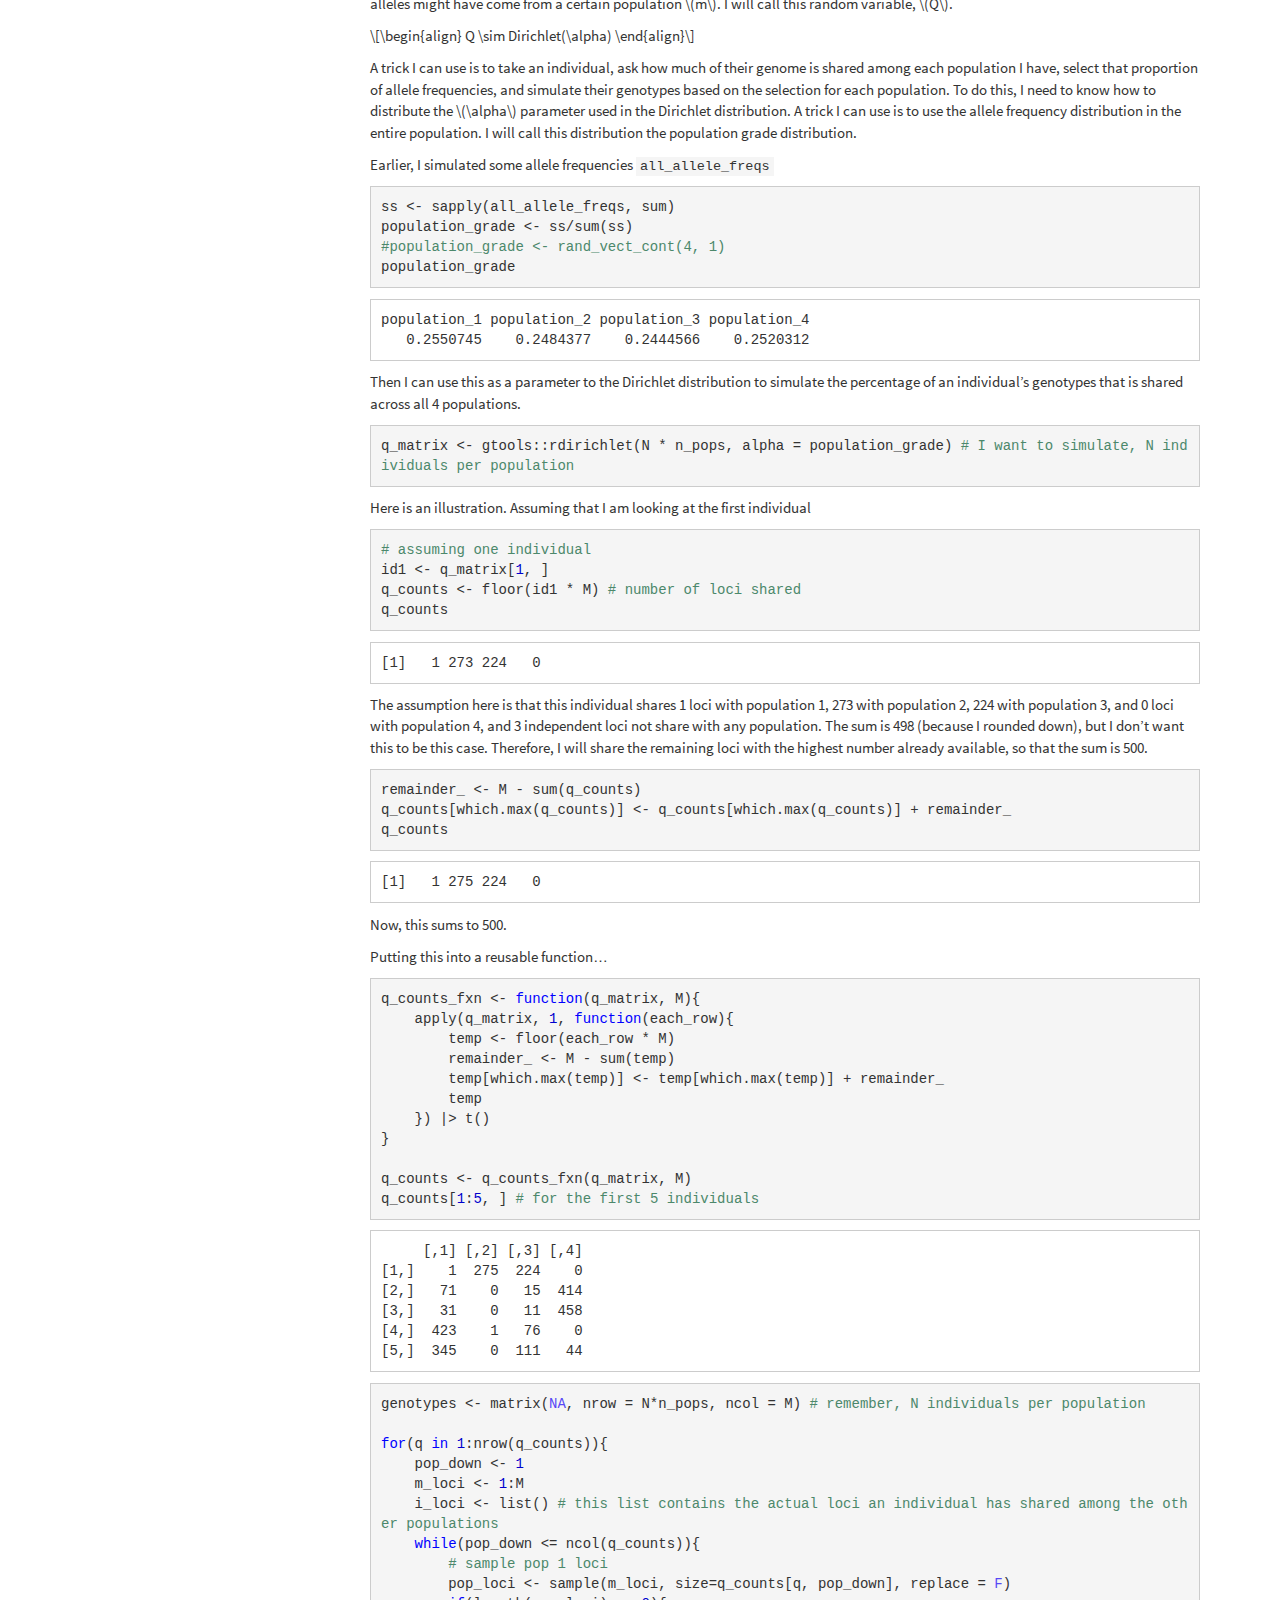
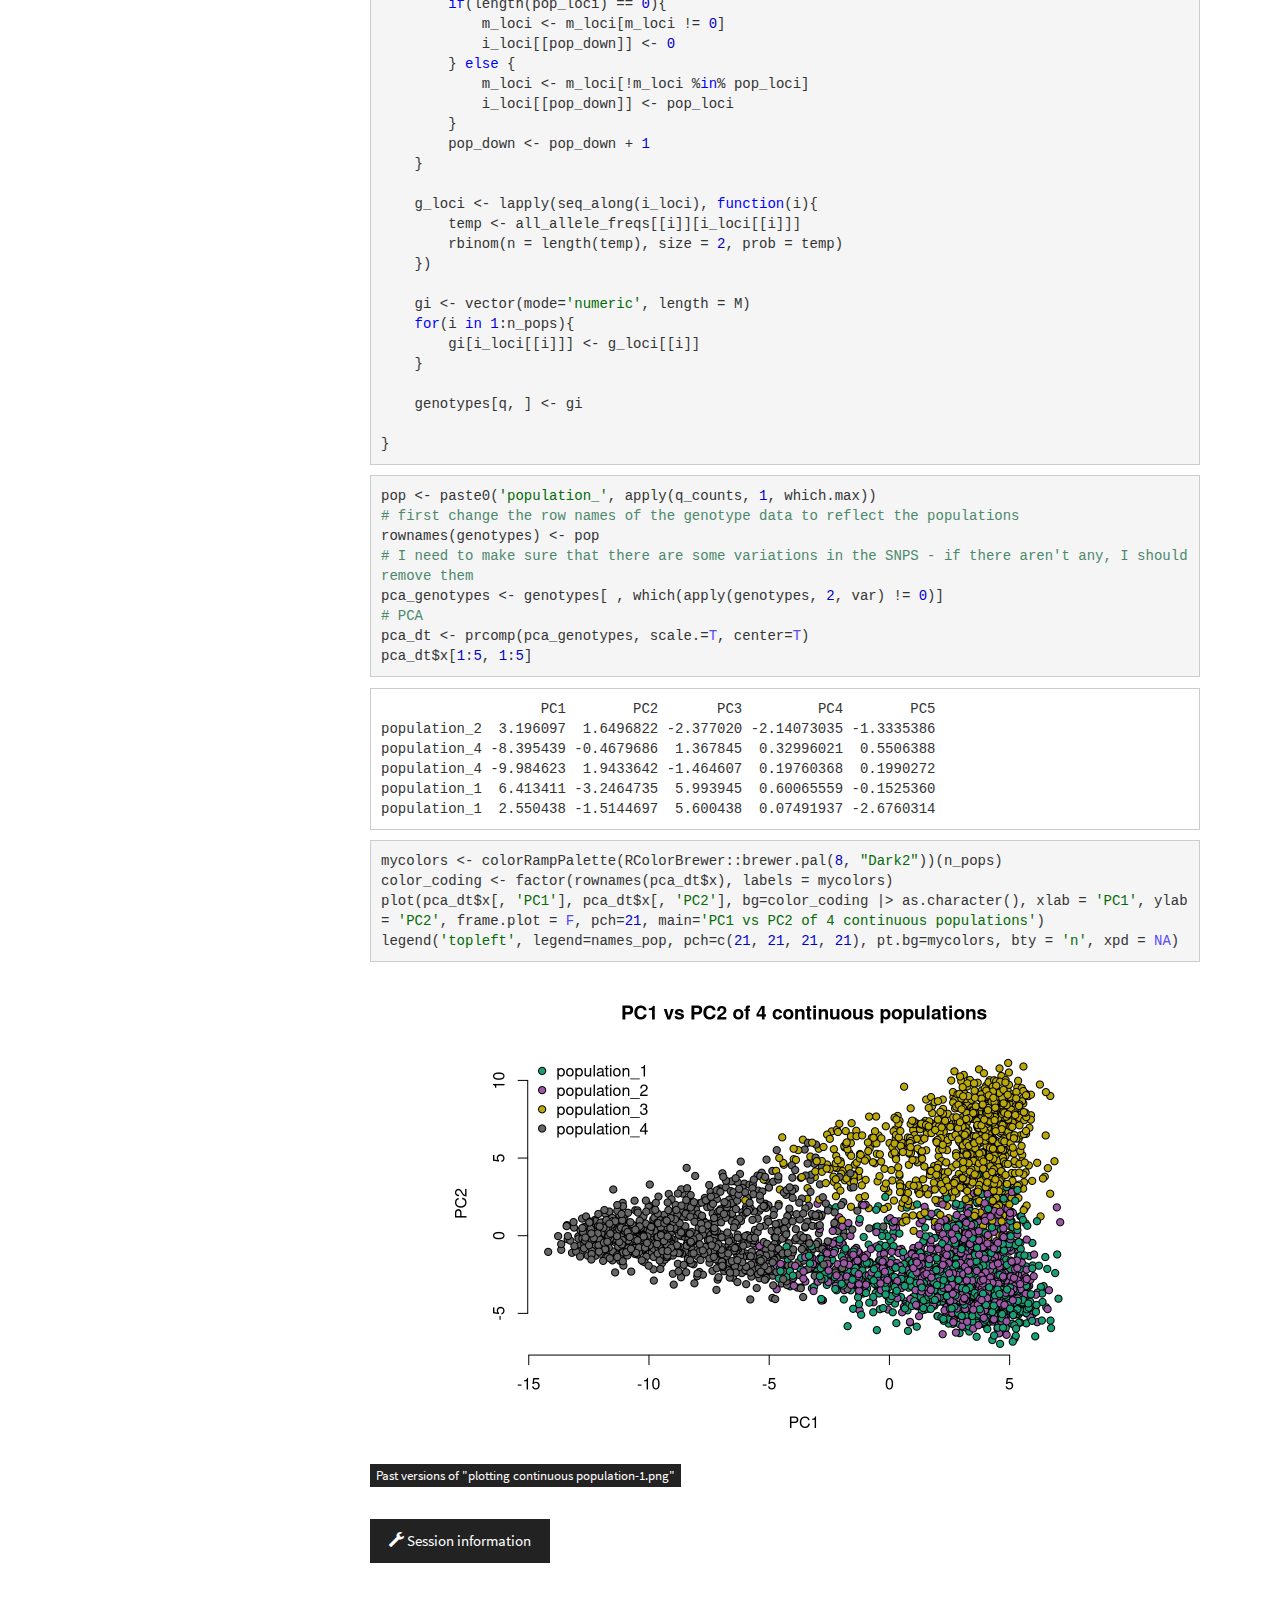
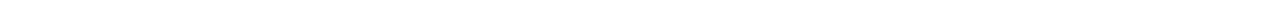
<file: docs/simulating_populations.html>
<!DOCTYPE html>

<html>

<head>

<meta charset="utf-8" />
<meta name="generator" content="pandoc" />
<meta http-equiv="X-UA-Compatible" content="IE=EDGE" />


<meta name="author" content="Temi" />

<meta name="date" content="2022-05-13" />

<title>Simulating discrete and continuous populations</title>

<script src="site_libs/header-attrs-2.14/header-attrs.js"></script>
<script src="site_libs/jquery-3.6.0/jquery-3.6.0.min.js"></script>
<meta name="viewport" content="width=device-width, initial-scale=1" />
<link href="site_libs/bootstrap-3.3.5/css/cosmo.min.css" rel="stylesheet" />
<script src="site_libs/bootstrap-3.3.5/js/bootstrap.min.js"></script>
<script src="site_libs/bootstrap-3.3.5/shim/html5shiv.min.js"></script>
<script src="site_libs/bootstrap-3.3.5/shim/respond.min.js"></script>
<style>h1 {font-size: 34px;}
       h1.title {font-size: 38px;}
       h2 {font-size: 30px;}
       h3 {font-size: 24px;}
       h4 {font-size: 18px;}
       h5 {font-size: 16px;}
       h6 {font-size: 12px;}
       code {color: inherit; background-color: rgba(0, 0, 0, 0.04);}
       pre:not([class]) { background-color: white }</style>
<script src="site_libs/jqueryui-1.11.4/jquery-ui.min.js"></script>
<link href="site_libs/tocify-1.9.1/jquery.tocify.css" rel="stylesheet" />
<script src="site_libs/tocify-1.9.1/jquery.tocify.js"></script>
<script src="site_libs/navigation-1.1/tabsets.js"></script>
<link href="site_libs/highlightjs-9.12.0/textmate.css" rel="stylesheet" />
<script src="site_libs/highlightjs-9.12.0/highlight.js"></script>

<link rel="icon" href="https://github.com/workflowr/workflowr-assets/raw/main/img/reproducible.png">
<!-- Add a small amount of space between sections. -->
<style type="text/css">
div.section {
  padding-top: 12px;
}
</style>



<style type="text/css">
  code{white-space: pre-wrap;}
  span.smallcaps{font-variant: small-caps;}
  span.underline{text-decoration: underline;}
  div.column{display: inline-block; vertical-align: top; width: 50%;}
  div.hanging-indent{margin-left: 1.5em; text-indent: -1.5em;}
  ul.task-list{list-style: none;}
    </style>

<style type="text/css">code{white-space: pre;}</style>
<script type="text/javascript">
if (window.hljs) {
  hljs.configure({languages: []});
  hljs.initHighlightingOnLoad();
  if (document.readyState && document.readyState === "complete") {
    window.setTimeout(function() { hljs.initHighlighting(); }, 0);
  }
}
</script>









<style type = "text/css">
.main-container {
  max-width: 940px;
  margin-left: auto;
  margin-right: auto;
}
img {
  max-width:100%;
}
.tabbed-pane {
  padding-top: 12px;
}
.html-widget {
  margin-bottom: 20px;
}
button.code-folding-btn:focus {
  outline: none;
}
summary {
  display: list-item;
}
details > summary > p:only-child {
  display: inline;
}
pre code {
  padding: 0;
}
</style>


<style type="text/css">
.dropdown-submenu {
  position: relative;
}
.dropdown-submenu>.dropdown-menu {
  top: 0;
  left: 100%;
  margin-top: -6px;
  margin-left: -1px;
  border-radius: 0 6px 6px 6px;
}
.dropdown-submenu:hover>.dropdown-menu {
  display: block;
}
.dropdown-submenu>a:after {
  display: block;
  content: " ";
  float: right;
  width: 0;
  height: 0;
  border-color: transparent;
  border-style: solid;
  border-width: 5px 0 5px 5px;
  border-left-color: #cccccc;
  margin-top: 5px;
  margin-right: -10px;
}
.dropdown-submenu:hover>a:after {
  border-left-color: #adb5bd;
}
.dropdown-submenu.pull-left {
  float: none;
}
.dropdown-submenu.pull-left>.dropdown-menu {
  left: -100%;
  margin-left: 10px;
  border-radius: 6px 0 6px 6px;
}
</style>

<script type="text/javascript">
// manage active state of menu based on current page
$(document).ready(function () {
  // active menu anchor
  href = window.location.pathname
  href = href.substr(href.lastIndexOf('/') + 1)
  if (href === "")
    href = "index.html";
  var menuAnchor = $('a[href="' + href + '"]');

  // mark it active
  menuAnchor.tab('show');

  // if it's got a parent navbar menu mark it active as well
  menuAnchor.closest('li.dropdown').addClass('active');

  // Navbar adjustments
  var navHeight = $(".navbar").first().height() + 15;
  var style = document.createElement('style');
  var pt = "padding-top: " + navHeight + "px; ";
  var mt = "margin-top: -" + navHeight + "px; ";
  var css = "";
  // offset scroll position for anchor links (for fixed navbar)
  for (var i = 1; i <= 6; i++) {
    css += ".section h" + i + "{ " + pt + mt + "}\n";
  }
  style.innerHTML = "body {" + pt + "padding-bottom: 40px; }\n" + css;
  document.head.appendChild(style);
});
</script>

<!-- tabsets -->

<style type="text/css">
.tabset-dropdown > .nav-tabs {
  display: inline-table;
  max-height: 500px;
  min-height: 44px;
  overflow-y: auto;
  border: 1px solid #ddd;
  border-radius: 4px;
}

.tabset-dropdown > .nav-tabs > li.active:before {
  content: "";
  font-family: 'Glyphicons Halflings';
  display: inline-block;
  padding: 10px;
  border-right: 1px solid #ddd;
}

.tabset-dropdown > .nav-tabs.nav-tabs-open > li.active:before {
  content: "&#xe258;";
  border: none;
}

.tabset-dropdown > .nav-tabs.nav-tabs-open:before {
  content: "";
  font-family: 'Glyphicons Halflings';
  display: inline-block;
  padding: 10px;
  border-right: 1px solid #ddd;
}

.tabset-dropdown > .nav-tabs > li.active {
  display: block;
}

.tabset-dropdown > .nav-tabs > li > a,
.tabset-dropdown > .nav-tabs > li > a:focus,
.tabset-dropdown > .nav-tabs > li > a:hover {
  border: none;
  display: inline-block;
  border-radius: 4px;
  background-color: transparent;
}

.tabset-dropdown > .nav-tabs.nav-tabs-open > li {
  display: block;
  float: none;
}

.tabset-dropdown > .nav-tabs > li {
  display: none;
}
</style>

<!-- code folding -->



<style type="text/css">

#TOC {
  margin: 25px 0px 20px 0px;
}
@media (max-width: 768px) {
#TOC {
  position: relative;
  width: 100%;
}
}

@media print {
.toc-content {
  /* see https://github.com/w3c/csswg-drafts/issues/4434 */
  float: right;
}
}

.toc-content {
  padding-left: 30px;
  padding-right: 40px;
}

div.main-container {
  max-width: 1200px;
}

div.tocify {
  width: 20%;
  max-width: 260px;
  max-height: 85%;
}

@media (min-width: 768px) and (max-width: 991px) {
  div.tocify {
    width: 25%;
  }
}

@media (max-width: 767px) {
  div.tocify {
    width: 100%;
    max-width: none;
  }
}

.tocify ul, .tocify li {
  line-height: 20px;
}

.tocify-subheader .tocify-item {
  font-size: 0.90em;
}

.tocify .list-group-item {
  border-radius: 0px;
}


</style>



</head>

<body>


<div class="container-fluid main-container">


<!-- setup 3col/9col grid for toc_float and main content  -->
<div class="row">
<div class="col-xs-12 col-sm-4 col-md-3">
<div id="TOC" class="tocify">
</div>
</div>

<div class="toc-content col-xs-12 col-sm-8 col-md-9">




<div class="navbar navbar-default  navbar-fixed-top" role="navigation">
  <div class="container">
    <div class="navbar-header">
      <button type="button" class="navbar-toggle collapsed" data-toggle="collapse" data-bs-toggle="collapse" data-target="#navbar" data-bs-target="#navbar">
        <span class="icon-bar"></span>
        <span class="icon-bar"></span>
        <span class="icon-bar"></span>
      </button>
      <a class="navbar-brand" href="index.html"></a>
    </div>
    <div id="navbar" class="navbar-collapse collapse">
      <ul class="nav navbar-nav">
        <li>
  <a href="/">home</a>
</li>
<li>
  <a href="/projects/">projects</a>
</li>
<li>
  <a href="/blog/">thoughts</a>
</li>
      </ul>
      <ul class="nav navbar-nav navbar-right">
        
      </ul>
    </div><!--/.nav-collapse -->
  </div><!--/.container -->
</div><!--/.navbar -->

<div id="header">



<h1 class="title toc-ignore">Simulating discrete and continuous
populations</h1>
<h4 class="author">Temi</h4>
<h4 class="date">2022-05-13</h4>

</div>


<p>
<button type="button" class="btn btn-default btn-workflowr btn-workflowr-report" data-toggle="collapse" data-target="#workflowr-report">
<span class="glyphicon glyphicon-list" aria-hidden="true"></span>
workflowr <span class="glyphicon glyphicon-ok text-success"
aria-hidden="true"></span>
</button>
</p>
<div id="workflowr-report" class="collapse">
<ul class="nav nav-tabs">
<li class="active">
<a data-toggle="tab" href="#summary">Summary</a>
</li>
<li>
<a data-toggle="tab" href="#checks"> Checks <span
class="glyphicon glyphicon-ok text-success" aria-hidden="true"></span>
</a>
</li>
<li>
<a data-toggle="tab" href="#versions">Past versions</a>
</li>
</ul>
<div class="tab-content">
<div id="summary" class="tab-pane fade in active">
<p>
<strong>Last updated:</strong> 2022-05-14
</p>
<p>
<strong>Checks:</strong> <span
class="glyphicon glyphicon-ok text-success" aria-hidden="true"></span> 7
<span class="glyphicon glyphicon-exclamation-sign text-danger"
aria-hidden="true"></span> 0
</p>
<p>
<strong>Knit directory:</strong> <code>isiro/</code> <span
class="glyphicon glyphicon-question-sign" aria-hidden="true"
title="This is the local directory in which the code in this file was executed.">
</span>
</p>
<p>
This reproducible <a href="https://rmarkdown.rstudio.com">R Markdown</a>
analysis was created with <a
  href="https://github.com/workflowr/workflowr">workflowr</a> (version
1.7.0). The <em>Checks</em> tab describes the reproducibility checks
that were applied when the results were created. The <em>Past
versions</em> tab lists the development history.
</p>
<hr>
</div>
<div id="checks" class="tab-pane fade">
<div id="workflowr-checks" class="panel-group">
<div class="panel panel-default">
<div class="panel-heading">
<p class="panel-title">
<a data-toggle="collapse" data-parent="#workflowr-checks" href="#strongRMarkdownfilestronguptodate">
<span class="glyphicon glyphicon-ok text-success"
aria-hidden="true"></span> <strong>R Markdown file:</strong> up-to-date
</a>
</p>
</div>
<div id="strongRMarkdownfilestronguptodate"
class="panel-collapse collapse">
<div class="panel-body">
<p>Great! Since the R Markdown file has been committed to the Git
repository, you know the exact version of the code that produced these
results.</p>
</div>
</div>
</div>
<div class="panel panel-default">
<div class="panel-heading">
<p class="panel-title">
<a data-toggle="collapse" data-parent="#workflowr-checks" href="#strongEnvironmentstrongempty">
<span class="glyphicon glyphicon-ok text-success"
aria-hidden="true"></span> <strong>Environment:</strong> empty </a>
</p>
</div>
<div id="strongEnvironmentstrongempty" class="panel-collapse collapse">
<div class="panel-body">
<p>Great job! The global environment was empty. Objects defined in the
global environment can affect the analysis in your R Markdown file in
unknown ways. For reproduciblity it’s best to always run the code in an
empty environment.</p>
</div>
</div>
</div>
<div class="panel panel-default">
<div class="panel-heading">
<p class="panel-title">
<a data-toggle="collapse" data-parent="#workflowr-checks" href="#strongSeedstrongcodesetseed20220512code">
<span class="glyphicon glyphicon-ok text-success"
aria-hidden="true"></span> <strong>Seed:</strong>
<code>set.seed(20220512)</code> </a>
</p>
</div>
<div id="strongSeedstrongcodesetseed20220512code"
class="panel-collapse collapse">
<div class="panel-body">
<p>The command <code>set.seed(20220512)</code> was run prior to running
the code in the R Markdown file. Setting a seed ensures that any results
that rely on randomness, e.g. subsampling or permutations, are
reproducible.</p>
</div>
</div>
</div>
<div class="panel panel-default">
<div class="panel-heading">
<p class="panel-title">
<a data-toggle="collapse" data-parent="#workflowr-checks" href="#strongSessioninformationstrongrecorded">
<span class="glyphicon glyphicon-ok text-success"
aria-hidden="true"></span> <strong>Session information:</strong>
recorded </a>
</p>
</div>
<div id="strongSessioninformationstrongrecorded"
class="panel-collapse collapse">
<div class="panel-body">
<p>Great job! Recording the operating system, R version, and package
versions is critical for reproducibility.</p>
</div>
</div>
</div>
<div class="panel panel-default">
<div class="panel-heading">
<p class="panel-title">
<a data-toggle="collapse" data-parent="#workflowr-checks" href="#strongCachestrongnone">
<span class="glyphicon glyphicon-ok text-success"
aria-hidden="true"></span> <strong>Cache:</strong> none </a>
</p>
</div>
<div id="strongCachestrongnone" class="panel-collapse collapse">
<div class="panel-body">
<p>Nice! There were no cached chunks for this analysis, so you can be
confident that you successfully produced the results during this
run.</p>
</div>
</div>
</div>
<div class="panel panel-default">
<div class="panel-heading">
<p class="panel-title">
<a data-toggle="collapse" data-parent="#workflowr-checks" href="#strongFilepathsstrongrelative">
<span class="glyphicon glyphicon-ok text-success"
aria-hidden="true"></span> <strong>File paths:</strong> relative </a>
</p>
</div>
<div id="strongFilepathsstrongrelative" class="panel-collapse collapse">
<div class="panel-body">
<p>Great job! Using relative paths to the files within your workflowr
project makes it easier to run your code on other machines.</p>
</div>
</div>
</div>
<div class="panel panel-default">
<div class="panel-heading">
<p class="panel-title">
<a data-toggle="collapse" data-parent="#workflowr-checks" href="#strongRepositoryversionstrongahrefhttpsgithubcomtemipeteisirotreea64edc927d4cae1bb01767ac3ecfa0ee13b77ae9targetblanka64edc9a">
<span class="glyphicon glyphicon-ok text-success"
aria-hidden="true"></span> <strong>Repository version:</strong>
<a href="https://github.com/temipete/isiro/tree/a64edc927d4cae1bb01767ac3ecfa0ee13b77ae9" target="_blank">a64edc9</a>
</a>
</p>
</div>
<div
id="strongRepositoryversionstrongahrefhttpsgithubcomtemipeteisirotreea64edc927d4cae1bb01767ac3ecfa0ee13b77ae9targetblanka64edc9a"
class="panel-collapse collapse">
<div class="panel-body">
<p>
Great! You are using Git for version control. Tracking code development
and connecting the code version to the results is critical for
reproducibility.
</p>
<p>
The results in this page were generated with repository version
<a href="https://github.com/temipete/isiro/tree/a64edc927d4cae1bb01767ac3ecfa0ee13b77ae9" target="_blank">a64edc9</a>.
See the <em>Past versions</em> tab to see a history of the changes made
to the R Markdown and HTML files.
</p>
<p>
Note that you need to be careful to ensure that all relevant files for
the analysis have been committed to Git prior to generating the results
(you can use <code>wflow_publish</code> or
<code>wflow_git_commit</code>). workflowr only checks the R Markdown
file, but you know if there are other scripts or data files that it
depends on. Below is the status of the Git repository when the results
were generated:
</p>
<pre><code>
Ignored files:
    Ignored:    .Rhistory

</code></pre>
<p>
Note that any generated files, e.g. HTML, png, CSS, etc., are not
included in this status report because it is ok for generated content to
have uncommitted changes.
</p>
</div>
</div>
</div>
</div>
<hr>
</div>
<div id="versions" class="tab-pane fade">

<p>
These are the previous versions of the repository in which changes were
made to the R Markdown
(<code>analysis/simulating_populations.Rmd</code>) and HTML
(<code>docs/simulating_populations.html</code>) files. If you’ve
configured a remote Git repository (see <code>?wflow_git_remote</code>),
click on the hyperlinks in the table below to view the files as they
were in that past version.
</p>
<div class="table-responsive">
<table class="table table-condensed table-hover">
<thead>
<tr>
<th>
File
</th>
<th>
Version
</th>
<th>
Author
</th>
<th>
Date
</th>
<th>
Message
</th>
</tr>
</thead>
<tbody>
<tr>
<td>
Rmd
</td>
<td>
<a href="https://github.com/temipete/isiro/blob/a64edc927d4cae1bb01767ac3ecfa0ee13b77ae9/analysis/simulating_populations.Rmd" target="_blank">a64edc9</a>
</td>
<td>
Temi
</td>
<td>
2022-05-14
</td>
<td>
Updated simulating genotypes html
</td>
</tr>
<tr>
<td>
html
</td>
<td>
<a href="https://rawcdn.githack.com/temipete/isiro/c394b61fed0d506a94fc343fd9979f995ff2b865/docs/simulating_populations.html" target="_blank">c394b61</a>
</td>
<td>
Temi
</td>
<td>
2022-05-14
</td>
<td>
Build site.
</td>
</tr>
<tr>
<td>
Rmd
</td>
<td>
<a href="https://github.com/temipete/isiro/blob/6c14148b7cccdf738b9af3da1b4739399da5e13c/analysis/simulating_populations.Rmd" target="_blank">6c14148</a>
</td>
<td>
Temi
</td>
<td>
2022-05-14
</td>
<td>
workflowr::wflow_publish("../analysis/simulating_populations.Rmd")
</td>
</tr>
<tr>
<td>
html
</td>
<td>
<a href="https://rawcdn.githack.com/temipete/isiro/73bd033dab7415b266e387018c4b0e7b39b34ed8/docs/simulating_populations.html" target="_blank">73bd033</a>
</td>
<td>
Temi
</td>
<td>
2022-05-14
</td>
<td>
Build site.
</td>
</tr>
<tr>
<td>
Rmd
</td>
<td>
<a href="https://github.com/temipete/isiro/blob/9b21456739137801192dce95c92d87bd9a8e861f/analysis/simulating_populations.Rmd" target="_blank">9b21456</a>
</td>
<td>
Temi
</td>
<td>
2022-05-14
</td>
<td>
workflowr::wflow_publish("../analysis/simulating_populations.Rmd")
</td>
</tr>
<tr>
<td>
Rmd
</td>
<td>
<a href="https://github.com/temipete/isiro/blob/5a67310ad6a6a7bc00d21bd05e6c005d07bc2910/analysis/simulating_populations.Rmd" target="_blank">5a67310</a>
</td>
<td>
Temi
</td>
<td>
2022-05-13
</td>
<td>
Updated simulating genotypes html
</td>
</tr>
<tr>
<td>
html
</td>
<td>
<a href="https://rawcdn.githack.com/temipete/isiro/5a67310ad6a6a7bc00d21bd05e6c005d07bc2910/docs/simulating_populations.html" target="_blank">5a67310</a>
</td>
<td>
Temi
</td>
<td>
2022-05-13
</td>
<td>
Updated simulating genotypes html
</td>
</tr>
<tr>
<td>
html
</td>
<td>
<a href="https://rawcdn.githack.com/temipete/isiro/84bb38ada0619b031c5c3ef057fdd7fe6674772c/docs/simulating_populations.html" target="_blank">84bb38a</a>
</td>
<td>
Temi
</td>
<td>
2022-05-13
</td>
<td>
Updated website
</td>
</tr>
<tr>
<td>
html
</td>
<td>
<a href="https://rawcdn.githack.com/temipete/isiro/05f359b65aefe45d79d7eb64c62af43bd7e918e1/docs/simulating_populations.html" target="_blank">05f359b</a>
</td>
<td>
Temi
</td>
<td>
2022-05-13
</td>
<td>
Build site.
</td>
</tr>
<tr>
<td>
html
</td>
<td>
<a href="https://rawcdn.githack.com/temipete/isiro/4bc77f948d264460ae3aec941f482ff5f7233e6f/docs/simulating_populations.html" target="_blank">4bc77f9</a>
</td>
<td>
Temi
</td>
<td>
2022-05-13
</td>
<td>
Build site.
</td>
</tr>
<tr>
<td>
html
</td>
<td>
<a href="https://rawcdn.githack.com/temipete/isiro/e7368915c2c44318eda54a3ddb5bdcdfbf10eb94/docs/simulating_populations.html" target="_blank">e736891</a>
</td>
<td>
Temi
</td>
<td>
2022-05-13
</td>
<td>
Build site.
</td>
</tr>
<tr>
<td>
Rmd
</td>
<td>
<a href="https://github.com/temipete/isiro/blob/438da91febd13664a1515bf56565fbd33de0e514/analysis/simulating_populations.Rmd" target="_blank">438da91</a>
</td>
<td>
Temi
</td>
<td>
2022-05-13
</td>
<td>
wflow_publish("./analysis/*.Rmd")
</td>
</tr>
</tbody>
</table>
</div>
<hr>
</div>
</div>
</div>
<div id="im-still-working-on-this" class="section level3">
<h3><strong>I’m still working on this</strong></h3>
<pre class="r"><code>rstudioapi::getActiveDocumentContext()$path |&gt; dirname() |&gt; setwd() # not evaluated duting knitting or publishing</code></pre>
<pre class="r"><code>library(gtools)</code></pre>
</div>
<div id="introduction" class="section level2">
<h2>Introduction</h2>
<p>Oftentimes, we want to simulate populations in order to do some
analysis. In this demo, I go over a, perhaps, crude way to mimic
discrete and continuous populations. Before simulating, we need to know
what a population is. In genetics, a population is a grouping of
individuals based on some similarity in allele frequencies between them.
Of course, there are many other definitions of what a population is. In
this demo, I will use the definition based on allele frequencies.</p>
<p>One way to generate allele frequencies that mimic that seen in
typical populations is to use the <span
class="math inline">\(F_{ST}\)</span>, AKA the fixation index, AKA
F-statistic. <span class="math inline">\(F_{ST}\)</span> measures
population differentiation as a result of genetic structure. Values
range between 0 and 1, and higher values mean that two populations are
highly similar. There are many definitions of <span
class="math inline">\(F_{ST}\)</span>, depending on what you are
discussing - and I am still learning about most of them. In this case,
however, I am primarily concerned with allele frequency-related
definitions.</p>
</div>
<div id="code" class="section level2">
<h2>Code</h2>
<div id="simulating-discrete-populations" class="section level3">
<h3>Simulating discrete populations</h3>
<p>To simulate populations based on the definition of <span
class="math inline">\(F_{ST}\)</span>, one thing we can do is to
simulate an ancestral population’s allele frequencies. This is similar
to having a founder population from which every other population
descends. Afterwards, we can simulate different populations from this
ancestral population. This follows from the <a
href="https://en.wikipedia.org/wiki/Balding%E2%80%93Nichols_model">Balding-Nichols
model</a>.</p>
<p><span class="math display">\[\begin{align}
Beta(\frac{1-F}{F}p, \frac{1-F}{F}(1-p))
\end{align}\]</span></p>
<p>Assume that we have 500 alleles/loci, and 4 populations, and we
intend to simulate 1000 individuals from each of these populations. We
can define our <span class="math inline">\(F_{ST}\)</span> to be, say,
0.09 between populations 1 and 2, 0.19 between populations 1 and 2, and
population 3, and 0.4 between all these populations, and population 4.
Therefore, populations 1 and 2 will be closely related, and different
from population 3, and all of them will be different from population
4.</p>
<pre class="r"><code>M &lt;- 500 # number of alleles or SNPs
n_pops &lt;- 4 # number of populations
N &lt;- 1000 # 20 individuals in each n_pops
f_pop12 &lt;- 0.09
f_pop3 &lt;- 0.19 # a third, distant, unrelated population
f_pop4 &lt;- 0.4 # a fourth population</code></pre>
<p>When we make plots of the allele frequencies of these populations, we
expect high correlations between populations 1 and 2, and not-so-high
correlations when we compare with the other populations 3 and 4.</p>
<p>We can generate some random minor allele frequencies (MAFs) to be the
ancestral allele frequencies, and generate independent draws from the
distribution of the ancestral allele frequencies, based on the equation
above.</p>
<pre class="r"><code>ancestral_allele_freqs &lt;- runif(M, 0.01, 0.5)
sh1 &lt;- ((1-f_pop12)/f_pop12)*ancestral_allele_freqs
sh2 &lt;- ((1-f_pop12)/(f_pop12))*(1-ancestral_allele_freqs)
pop1_allele_freqs &lt;- rbeta(M, shape1 = sh1, shape2 = sh2)
pop2_allele_freqs &lt;- rbeta(M, shape1 = sh1, shape2 = sh2)
pop3_allele_freqs &lt;- rbeta(M, shape1 = ((1-f_pop3)/f_pop3)*ancestral_allele_freqs, shape2=((1-f_pop3)/(f_pop3))*(1-ancestral_allele_freqs))
pop4_allele_freqs &lt;- rbeta(M, shape1 = ((1-f_pop4)/f_pop4)*ancestral_allele_freqs, shape2=((1-f_pop4)/(f_pop4))*(1-ancestral_allele_freqs))

all_allele_freqs &lt;- list(pop1_allele_freqs, pop2_allele_freqs, pop3_allele_freqs, pop4_allele_freqs)
names(all_allele_freqs) &lt;- paste0(&#39;population_&#39;, 1:4)</code></pre>
<div
id="first-how-does-the-expected-value-of-the-distribution-of-allele-frequency-changes-as-a-factor-of-the-f_st-this-should-give-us-an-idea-of-what-to-expect-when-we-simulate-allele-frequencies."
class="section level4">
<h4>First, how does the expected value of the distribution of allele
frequency changes as a factor of the <span
class="math inline">\(F_{ST}\)</span>? This should give us an idea of
what to expect when we simulate allele frequencies.</h4>
<pre class="r"><code># generate many Fst values
fst_vector &lt;- round(seq(0.01, 0.99, length.out=20), 2) # 20 fsts ranging from 0.01 to 0.99
per_fst &lt;- lapply(fst_vector, function(each_fst){
  
  sh1 &lt;- ((1-each_fst)/each_fst)*ancestral_allele_freqs
  sh2 &lt;- ((1-each_fst)/(each_fst))*(1-ancestral_allele_freqs)
  temp_allele_frq &lt;- rbeta(M, shape1 = sh1, shape2 = sh2)
  deviation &lt;- cor(ancestral_allele_freqs, temp_allele_frq) #|&gt; suppressWarnings()
  return(deviation)
})</code></pre>
<pre class="r"><code>cor_deviation &lt;- per_fst |&gt; unlist()

plot(cor_deviation, frame.plot=F, xaxt=&#39;n&#39;, yaxt=&#39;n&#39;, type=&#39;b&#39;, xlab = expression(F[ST]), ylab=expression(R^2))
axis(1, at=rep(1:length(cor_deviation), by=1), labels = fst_vector, las=2)
axis(2, at=seq(0, 1, 0.1))</code></pre>
<p><img src="figure/simulating_populations.Rmd/unnamed-chunk-4-1.png" width="672" style="display: block; margin: auto;" /></p>
<p>
<button type="button" class="btn btn-default btn-xs btn-workflowr btn-workflowr-fig" data-toggle="collapse" data-target="#fig-unnamed-chunk-4-1">
Past versions of unnamed-chunk-4-1.png
</button>
</p>
<div id="fig-unnamed-chunk-4-1" class="collapse">
<div class="table-responsive">
<table class="table table-condensed table-hover">
<thead>
<tr>
<th>
Version
</th>
<th>
Author
</th>
<th>
Date
</th>
</tr>
</thead>
<tbody>
<tr>
<td>
<a href="https://github.com/temipete/isiro/blob/c394b61fed0d506a94fc343fd9979f995ff2b865/docs/figure/simulating_populations.Rmd/unnamed-chunk-4-1.png" target="_blank">c394b61</a>
</td>
<td>
Temi
</td>
<td>
2022-05-14
</td>
</tr>
<tr>
<td>
<a href="https://github.com/temipete/isiro/blob/73bd033dab7415b266e387018c4b0e7b39b34ed8/docs/figure/simulating_populations.Rmd/unnamed-chunk-4-1.png" target="_blank">73bd033</a>
</td>
<td>
Temi
</td>
<td>
2022-05-14
</td>
</tr>
<tr>
<td>
<a href="https://github.com/temipete/isiro/blob/5a67310ad6a6a7bc00d21bd05e6c005d07bc2910/docs/figure/simulating_populations.Rmd/unnamed-chunk-4-1.png" target="_blank">5a67310</a>
</td>
<td>
Temi
</td>
<td>
2022-05-13
</td>
</tr>
</tbody>
</table>
</div>
</div>
<p>We see that as the <span class="math inline">\(F_{ST}\)</span>
increases, the correlation between the ancestral allele frequency and
the generated allele frequency reduces.</p>
<pre class="r"><code>layout(matrix(c(1,2,3,4,5,6), nrow = 2, ncol = 3, byrow = T))
names_pop &lt;- names(all_allele_freqs)
for(i in 1:4){
    for(j in 1:4){
        if(i == j){ # we don&#39;t want to plot pop1 vs pop1 e.t.c.
            next
        } else if (i &lt; j) {
            #cor_ &lt;- round(cor(all_allele_freqs[[i]], all_allele_freqs[[j]]), 2)
            plot(all_allele_freqs[[i]], all_allele_freqs[[j]], xlab = names_pop[i], ylab = names_pop[j], frame.plot = F)
            #abline(a=0, b=cor_, col=&#39;red&#39;)
            #mtext(cor_)
        }
    }
}
mtext(&#39;Scatterplot of allele frequencies for each population&#39;, outer = T)</code></pre>
<p><img src="figure/simulating_populations.Rmd/scatterplot%20allele%20frequencies-1.png" width="672" style="display: block; margin: auto;" /></p>
<p>
<button type="button" class="btn btn-default btn-xs btn-workflowr btn-workflowr-fig" data-toggle="collapse" data-target="#fig-no-spaces-scatterplot-allele-frequencies-1">
Past versions of "scatterplot allele frequencies-1.png"
</button>
</p>
<div id="fig-no-spaces-scatterplot-allele-frequencies-1"
class="collapse">
<div class="table-responsive">
<table class="table table-condensed table-hover">
<thead>
<tr>
<th>
Version
</th>
<th>
Author
</th>
<th>
Date
</th>
</tr>
</thead>
<tbody>
<tr>
<td>
<a href="https://github.com/temipete/isiro/blob/73bd033dab7415b266e387018c4b0e7b39b34ed8/docs/figure/simulating_populations.Rmd/scatterplot allele frequencies-1.png" target="_blank">73bd033</a>
</td>
<td>
Temi
</td>
<td>
2022-05-14
</td>
</tr>
<tr>
<td>
<a href="https://github.com/temipete/isiro/blob/5a67310ad6a6a7bc00d21bd05e6c005d07bc2910/docs/figure/simulating_populations.Rmd/scatterplot allele frequencies-1.png" target="_blank">5a67310</a>
</td>
<td>
Temi
</td>
<td>
2022-05-13
</td>
</tr>
</tbody>
</table>
</div>
</div>
<p>The plot is approximately (roughly?) what we expect!</p>
</div>
</div>
</div>
<div id="simulating-genotypes-using-these-allele-frequencies"
class="section level2">
<h2>Simulating genotypes using these allele frequencies</h2>
<p>Given these allele frequencies, we can simulate genotypes from each
of these populations by sampling from a binomial distribution.</p>
<p><span class="math display">\[\begin{align}
G_{k_{n}} \sim Binom(n, p_{k})
\end{align}\]</span></p>
<p>where <span class="math inline">\(n\)</span> is the number of
success, and <span class="math inline">\(p\)</span> is the probability
of a success. Here, <span class="math inline">\(n = 2\)</span> because
we want 2 alleles per loci, and <span class="math inline">\(p\)</span>
is the allele frequency at that loci.</p>
<pre class="r"><code>genotypes &lt;- lapply(seq_along(all_allele_freqs), function(i){
    matrix(data=rbinom(n=N*M, size=2, prob = all_allele_freqs[[i]]), nrow = N, ncol = M, byrow = T)
})

genotypes &lt;- do.call(rbind, genotypes)
shuffle &lt;- sample(1:nrow(genotypes)) # I will shuffle the data
genotypes &lt;- genotypes[shuffle, ]
pops &lt;- rep(names(all_allele_freqs), each=N)
pops &lt;- pops[shuffle] # shuffle pops too, since it tells me what populations the genotypes come from

cat(&#39;Here is what the genotypes look like\n&#39;)</code></pre>
<pre><code>Here is what the genotypes look like</code></pre>
<pre class="r"><code>genotypes[1:5, 1:5]</code></pre>
<pre><code>     [,1] [,2] [,3] [,4] [,5]
[1,]    0    0    0    0    0
[2,]    0    0    0    0    0
[3,]    0    0    0    0    1
[4,]    0    0    1    0    0
[5,]    0    0    0    0    0</code></pre>
<pre class="r"><code>cat(&#39;And here is what the population designation looks like \n&#39;)</code></pre>
<pre><code>And here is what the population designation looks like </code></pre>
<pre class="r"><code>pops[1:5]</code></pre>
<pre><code>[1] &quot;population_1&quot; &quot;population_1&quot; &quot;population_4&quot; &quot;population_3&quot; &quot;population_1&quot;</code></pre>
<p>Next, we can calculate the principal components (PCs) of this data,
and plot PC1 vs PC2, to see where the most variability lies in the
data</p>
<pre class="r"><code># first change the row names of the genotype data to reflect the populations
#rownames(genotypes) &lt;- pops
# I need to make sure that there are some variations in the SNPS - if there aren&#39;t any, I should remove them
pca_genotypes &lt;- genotypes[ , which(apply(genotypes, 2, var) != 0)]
# PCA
pca_dt &lt;- prcomp(pca_genotypes, scale.=T, center=T)
pca_dt$x[1:5, 1:5]</code></pre>
<pre><code>            PC1        PC2       PC3        PC4        PC5
[1,]   5.183996  6.3621456 6.0856746 -0.7488554  1.9273843
[2,]   4.309809  5.6851396 8.3955066 -0.3846691 -1.7150951
[3,] -12.641178 -0.4642504 0.1245686 -0.4718259  0.6961856
[4,]   4.457872 -9.3557469 0.4182516 -1.3360993 -0.3019002
[5,]   4.287312  2.6758300 5.4800499  2.1085708 -1.8592403</code></pre>
<pre class="r"><code># colors
mycolors &lt;- colorRampPalette(RColorBrewer::brewer.pal(8, &quot;Dark2&quot;))(n_pops)
#mycolors &lt;- c(&#39;red&#39;, &#39;orange&#39;, &#39;green&#39;, &#39;blue&#39;)
color_coding &lt;- factor(pops, labels = mycolors)
plot(pca_dt$x[, &#39;PC1&#39;], pca_dt$x[, &#39;PC2&#39;], bg=as.character(color_coding), xlab = &#39;PC1&#39;, ylab = &#39;PC2&#39;, frame.plot = F, pch=21, main=&#39;PC1 vs PC2 of 4 discrete populations&#39;)
legend(&#39;topleft&#39;, legend=names_pop, pch=c(21, 21, 21, 21), pt.bg=mycolors, bty = &#39;n&#39;, xpd=NA)</code></pre>
<p><img src="figure/simulating_populations.Rmd/unnamed-chunk-6-1.png" width="672" style="display: block; margin: auto;" /></p>
<p>
<button type="button" class="btn btn-default btn-xs btn-workflowr btn-workflowr-fig" data-toggle="collapse" data-target="#fig-unnamed-chunk-6-1">
Past versions of unnamed-chunk-6-1.png
</button>
</p>
<div id="fig-unnamed-chunk-6-1" class="collapse">
<div class="table-responsive">
<table class="table table-condensed table-hover">
<thead>
<tr>
<th>
Version
</th>
<th>
Author
</th>
<th>
Date
</th>
</tr>
</thead>
<tbody>
<tr>
<td>
<a href="https://github.com/temipete/isiro/blob/c394b61fed0d506a94fc343fd9979f995ff2b865/docs/figure/simulating_populations.Rmd/unnamed-chunk-6-1.png" target="_blank">c394b61</a>
</td>
<td>
Temi
</td>
<td>
2022-05-14
</td>
</tr>
<tr>
<td>
<a href="https://github.com/temipete/isiro/blob/73bd033dab7415b266e387018c4b0e7b39b34ed8/docs/figure/simulating_populations.Rmd/unnamed-chunk-6-1.png" target="_blank">73bd033</a>
</td>
<td>
Temi
</td>
<td>
2022-05-14
</td>
</tr>
<tr>
<td>
<a href="https://github.com/temipete/isiro/blob/5a67310ad6a6a7bc00d21bd05e6c005d07bc2910/docs/figure/simulating_populations.Rmd/unnamed-chunk-6-1.png" target="_blank">5a67310</a>
</td>
<td>
Temi
</td>
<td>
2022-05-13
</td>
</tr>
</tbody>
</table>
</div>
</div>
<p>We can look at populations 1 and 2 only, and see if there is any
difference between them.</p>
<pre class="r"><code>pop_names &lt;- c(&#39;population_1&#39;, &#39;population_2&#39;)
idx &lt;- which(pops %in% pop_names)
pca_12 &lt;- pca_dt$x[idx, ]
color_coding &lt;- factor(pops[idx], labels = mycolors[1:2])
plot(pca_12[, &#39;PC1&#39;], pca_12[, &#39;PC2&#39;], bg=as.character(color_coding), xlab = &#39;PC1&#39;, ylab = &#39;PC2&#39;, frame.plot = F, pch=21, main=&#39;PC1 vs PC2 of the 2 similar populations 1 and 2&#39;)
legend(&#39;topleft&#39;, legend=pop_names, pch=c(21, 21), pt.bg=mycolors[1:2], bty = &#39;n&#39;, xpd=NA)</code></pre>
<p><img src="figure/simulating_populations.Rmd/unnamed-chunk-7-1.png" width="672" style="display: block; margin: auto;" /></p>
<p>
<button type="button" class="btn btn-default btn-xs btn-workflowr btn-workflowr-fig" data-toggle="collapse" data-target="#fig-unnamed-chunk-7-1">
Past versions of unnamed-chunk-7-1.png
</button>
</p>
<div id="fig-unnamed-chunk-7-1" class="collapse">
<div class="table-responsive">
<table class="table table-condensed table-hover">
<thead>
<tr>
<th>
Version
</th>
<th>
Author
</th>
<th>
Date
</th>
</tr>
</thead>
<tbody>
<tr>
<td>
<a href="https://github.com/temipete/isiro/blob/c394b61fed0d506a94fc343fd9979f995ff2b865/docs/figure/simulating_populations.Rmd/unnamed-chunk-7-1.png" target="_blank">c394b61</a>
</td>
<td>
Temi
</td>
<td>
2022-05-14
</td>
</tr>
<tr>
<td>
<a href="https://github.com/temipete/isiro/blob/73bd033dab7415b266e387018c4b0e7b39b34ed8/docs/figure/simulating_populations.Rmd/unnamed-chunk-7-1.png" target="_blank">73bd033</a>
</td>
<td>
Temi
</td>
<td>
2022-05-14
</td>
</tr>
<tr>
<td>
<a href="https://github.com/temipete/isiro/blob/5a67310ad6a6a7bc00d21bd05e6c005d07bc2910/docs/figure/simulating_populations.Rmd/unnamed-chunk-7-1.png" target="_blank">5a67310</a>
</td>
<td>
Temi
</td>
<td>
2022-05-13
</td>
</tr>
</tbody>
</table>
</div>
</div>
<div id="simulating-continuous-populations" class="section level3">
<h3>Simulating continuous populations</h3>
<p>What I have done so far, is to simulate a discrete population of
individuals. Think of it as people living in Mars, Earth, and Jupiter,
and who have never intermingled since time immemorial. Population 3 is
faraway from population 4. However, true human populations are not this
way. How can we simulate a truly continuous population?</p>
<p>First, notice that I am only simulating allele frequencies.
Therefore, I can put a prior on my earlier-defined beta distribution to
model the probability that an individual is from population <span
class="math inline">\(m\)</span>. In other words, I am trying to
estimate what percentage of an individual’s alleles might have come from
a certain population <span class="math inline">\(m\)</span>. I will call
this random variable, <span class="math inline">\(Q\)</span>.</p>
<p><span class="math display">\[\begin{align}
Q \sim Dirichlet(\alpha)
\end{align}\]</span></p>
<p>A trick I can use is to take an individual, ask how much of their
genome is shared among each population I have, select that proportion of
allele frequencies, and simulate their genotypes based on the selection
for each population. To do this, I need to know how to distribute the
<span class="math inline">\(\alpha\)</span> parameter used in the
Dirichlet distribution. A trick I can use is to use the allele frequency
distribution in the entire population. I will call this distribution the
population grade distribution.</p>
<p>Earlier, I simulated some allele frequencies
<code>all_allele_freqs</code></p>
<pre class="r"><code>ss &lt;- sapply(all_allele_freqs, sum)
population_grade &lt;- ss/sum(ss)
#population_grade &lt;- rand_vect_cont(4, 1)
population_grade</code></pre>
<pre><code>population_1 population_2 population_3 population_4 
   0.2550745    0.2484377    0.2444566    0.2520312 </code></pre>
<p>Then I can use this as a parameter to the Dirichlet distribution to
simulate the percentage of an individual’s genotypes that is shared
across all 4 populations.</p>
<pre class="r"><code>q_matrix &lt;- gtools::rdirichlet(N * n_pops, alpha = population_grade) # I want to simulate, N individuals per population</code></pre>
<p>Here is an illustration. Assuming that I am looking at the first
individual</p>
<pre class="r"><code># assuming one individual
id1 &lt;- q_matrix[1, ]
q_counts &lt;- floor(id1 * M) # number of loci shared
q_counts</code></pre>
<pre><code>[1]   1 273 224   0</code></pre>
<p>The assumption here is that this individual shares 1 loci with
population 1, 273 with population 2, 224 with population 3, and 0 loci
with population 4, and 3 independent loci not share with any population.
The sum is 498 (because I rounded down), but I don’t want this to be
this case. Therefore, I will share the remaining loci with the highest
number already available, so that the sum is 500.</p>
<pre class="r"><code>remainder_ &lt;- M - sum(q_counts)
q_counts[which.max(q_counts)] &lt;- q_counts[which.max(q_counts)] + remainder_
q_counts</code></pre>
<pre><code>[1]   1 275 224   0</code></pre>
<p>Now, this sums to 500.</p>
<p>Putting this into a reusable function…</p>
<pre class="r"><code>q_counts_fxn &lt;- function(q_matrix, M){
    apply(q_matrix, 1, function(each_row){
        temp &lt;- floor(each_row * M)
        remainder_ &lt;- M - sum(temp)
        temp[which.max(temp)] &lt;- temp[which.max(temp)] + remainder_
        temp
    }) |&gt; t()
}

q_counts &lt;- q_counts_fxn(q_matrix, M)
q_counts[1:5, ] # for the first 5 individuals</code></pre>
<pre><code>     [,1] [,2] [,3] [,4]
[1,]    1  275  224    0
[2,]   71    0   15  414
[3,]   31    0   11  458
[4,]  423    1   76    0
[5,]  345    0  111   44</code></pre>
<pre class="r"><code>genotypes &lt;- matrix(NA, nrow = N*n_pops, ncol = M) # remember, N individuals per population

for(q in 1:nrow(q_counts)){
    pop_down &lt;- 1
    m_loci &lt;- 1:M
    i_loci &lt;- list() # this list contains the actual loci an individual has shared among the other populations
    while(pop_down &lt;= ncol(q_counts)){
        # sample pop 1 loci
        pop_loci &lt;- sample(m_loci, size=q_counts[q, pop_down], replace = F)
        if(length(pop_loci) == 0){
            m_loci &lt;- m_loci[m_loci != 0]
            i_loci[[pop_down]] &lt;- 0
        } else {
            m_loci &lt;- m_loci[!m_loci %in% pop_loci]
            i_loci[[pop_down]] &lt;- pop_loci
        }
        pop_down &lt;- pop_down + 1
    }
    
    g_loci &lt;- lapply(seq_along(i_loci), function(i){
        temp &lt;- all_allele_freqs[[i]][i_loci[[i]]]
        rbinom(n = length(temp), size = 2, prob = temp)
    })

    gi &lt;- vector(mode=&#39;numeric&#39;, length = M)
    for(i in 1:n_pops){
        gi[i_loci[[i]]] &lt;- g_loci[[i]]
    }
    
    genotypes[q, ] &lt;- gi
    
}</code></pre>
<pre class="r"><code>pop &lt;- paste0(&#39;population_&#39;, apply(q_counts, 1, which.max))
# first change the row names of the genotype data to reflect the populations
rownames(genotypes) &lt;- pop
# I need to make sure that there are some variations in the SNPS - if there aren&#39;t any, I should remove them
pca_genotypes &lt;- genotypes[ , which(apply(genotypes, 2, var) != 0)]
# PCA
pca_dt &lt;- prcomp(pca_genotypes, scale.=T, center=T)
pca_dt$x[1:5, 1:5]</code></pre>
<pre><code>                   PC1        PC2       PC3         PC4        PC5
population_2  3.196097  1.6496822 -2.377020 -2.14073035 -1.3335386
population_4 -8.395439 -0.4679686  1.367845  0.32996021  0.5506388
population_4 -9.984623  1.9433642 -1.464607  0.19760368  0.1990272
population_1  6.413411 -3.2464735  5.993945  0.60065559 -0.1525360
population_1  2.550438 -1.5144697  5.600438  0.07491937 -2.6760314</code></pre>
<pre class="r"><code>mycolors &lt;- colorRampPalette(RColorBrewer::brewer.pal(8, &quot;Dark2&quot;))(n_pops)
color_coding &lt;- factor(rownames(pca_dt$x), labels = mycolors)
plot(pca_dt$x[, &#39;PC1&#39;], pca_dt$x[, &#39;PC2&#39;], bg=color_coding |&gt; as.character(), xlab = &#39;PC1&#39;, ylab = &#39;PC2&#39;, frame.plot = F, pch=21, main=&#39;PC1 vs PC2 of 4 continuous populations&#39;)
legend(&#39;topleft&#39;, legend=names_pop, pch=c(21, 21, 21, 21), pt.bg=mycolors, bty = &#39;n&#39;, xpd = NA)</code></pre>
<p><img src="figure/simulating_populations.Rmd/plotting%20continuous%20population-1.png" width="672" style="display: block; margin: auto;" /></p>
<p>
<button type="button" class="btn btn-default btn-xs btn-workflowr btn-workflowr-fig" data-toggle="collapse" data-target="#fig-no-spaces-plotting-continuous-population-1">
Past versions of "plotting continuous population-1.png"
</button>
</p>
<div id="fig-no-spaces-plotting-continuous-population-1"
class="collapse">
<div class="table-responsive">
<table class="table table-condensed table-hover">
<thead>
<tr>
<th>
Version
</th>
<th>
Author
</th>
<th>
Date
</th>
</tr>
</thead>
<tbody>
<tr>
<td>
<a href="https://github.com/temipete/isiro/blob/73bd033dab7415b266e387018c4b0e7b39b34ed8/docs/figure/simulating_populations.Rmd/plotting continuous population-1.png" target="_blank">73bd033</a>
</td>
<td>
Temi
</td>
<td>
2022-05-14
</td>
</tr>
<tr>
<td>
<a href="https://github.com/temipete/isiro/blob/5a67310ad6a6a7bc00d21bd05e6c005d07bc2910/docs/figure/simulating_populations.Rmd/plotting continuous population-1.png" target="_blank">5a67310</a>
</td>
<td>
Temi
</td>
<td>
2022-05-13
</td>
</tr>
</tbody>
</table>
</div>
</div>
<br>
<p>
<button type="button" class="btn btn-default btn-workflowr btn-workflowr-sessioninfo" data-toggle="collapse" data-target="#workflowr-sessioninfo" style="display: block;">
<span class="glyphicon glyphicon-wrench" aria-hidden="true"></span>
Session information
</button>
</p>
<div id="workflowr-sessioninfo" class="collapse">
<pre class="r"><code>sessionInfo()</code></pre>
<pre><code>R version 4.1.3 (2022-03-10)
Platform: x86_64-pc-linux-gnu (64-bit)
Running under: Pop!_OS 22.04 LTS

Matrix products: default
BLAS:   /usr/lib/x86_64-linux-gnu/blas/libblas.so.3.10.0
LAPACK: /usr/lib/x86_64-linux-gnu/lapack/liblapack.so.3.10.0

locale:
 [1] LC_CTYPE=en_US.UTF-8       LC_NUMERIC=C              
 [3] LC_TIME=en_US.UTF-8        LC_COLLATE=en_US.UTF-8    
 [5] LC_MONETARY=en_US.UTF-8    LC_MESSAGES=en_US.UTF-8   
 [7] LC_PAPER=en_US.UTF-8       LC_NAME=C                 
 [9] LC_ADDRESS=C               LC_TELEPHONE=C            
[11] LC_MEASUREMENT=en_US.UTF-8 LC_IDENTIFICATION=C       

attached base packages:
[1] stats     graphics  grDevices utils     datasets  methods   base     

other attached packages:
[1] gtools_3.9.2

loaded via a namespace (and not attached):
 [1] Rcpp_1.0.8.3       RColorBrewer_1.1-3 pillar_1.7.0       compiler_4.1.3    
 [5] bslib_0.3.1        later_1.3.0        jquerylib_0.1.4    git2r_0.30.1      
 [9] highr_0.9          workflowr_1.7.0    tools_4.1.3        digest_0.6.29     
[13] jsonlite_1.8.0     evaluate_0.15      lifecycle_1.0.1    tibble_3.1.7      
[17] pkgconfig_2.0.3    rlang_1.0.2        cli_3.3.0          rstudioapi_0.13   
[21] yaml_2.3.5         xfun_0.31          fastmap_1.1.0      stringr_1.4.0     
[25] knitr_1.39         fs_1.5.2           vctrs_0.4.1        sass_0.4.1        
[29] rprojroot_2.0.3    glue_1.6.2         R6_2.5.1           fansi_1.0.3       
[33] rmarkdown_2.14     magrittr_2.0.3     whisker_0.4        promises_1.2.0.1  
[37] ellipsis_0.3.2     htmltools_0.5.2    httpuv_1.6.5       utf8_1.2.2        
[41] stringi_1.7.6      crayon_1.5.1      </code></pre>
</div>
</div>
</div>


<!-- Adjust MathJax settings so that all math formulae are shown using
TeX fonts only; see
https://docs.mathjax.org/en/latest/web/configuration.html. This will make
the presentation more consistent at the cost of the webpage sometimes
taking slightly longer to load. Note that this only works because the
footer is added to webpages before the MathJax javascript. -->
<script type="text/x-mathjax-config">
  MathJax.Hub.Config({
    "HTML-CSS": { availableFonts: ["TeX"] }
  });
</script>




</div>
</div>

</div>

<script>

// add bootstrap table styles to pandoc tables
function bootstrapStylePandocTables() {
  $('tr.odd').parent('tbody').parent('table').addClass('table table-condensed');
}
$(document).ready(function () {
  bootstrapStylePandocTables();
});


</script>

<!-- tabsets -->

<script>
$(document).ready(function () {
  window.buildTabsets("TOC");
});

$(document).ready(function () {
  $('.tabset-dropdown > .nav-tabs > li').click(function () {
    $(this).parent().toggleClass('nav-tabs-open');
  });
});
</script>

<!-- code folding -->

<script>
$(document).ready(function ()  {

    // temporarily add toc-ignore selector to headers for the consistency with Pandoc
    $('.unlisted.unnumbered').addClass('toc-ignore')

    // move toc-ignore selectors from section div to header
    $('div.section.toc-ignore')
        .removeClass('toc-ignore')
        .children('h1,h2,h3,h4,h5').addClass('toc-ignore');

    // establish options
    var options = {
      selectors: "h1,h2,h3",
      theme: "bootstrap3",
      context: '.toc-content',
      hashGenerator: function (text) {
        return text.replace(/[.\\/?&!#<>]/g, '').replace(/\s/g, '_');
      },
      ignoreSelector: ".toc-ignore",
      scrollTo: 0
    };
    options.showAndHide = true;
    options.smoothScroll = true;

    // tocify
    var toc = $("#TOC").tocify(options).data("toc-tocify");
});
</script>

<!-- dynamically load mathjax for compatibility with self-contained -->
<script>
  (function () {
    var script = document.createElement("script");
    script.type = "text/javascript";
    script.src  = "https://mathjax.rstudio.com/latest/MathJax.js?config=TeX-AMS-MML_HTMLorMML";
    document.getElementsByTagName("head")[0].appendChild(script);
  })();
</script>

</body>
</html>
</file>
<file: docs/site_libs/highlightjs-9.12.0/textmate.css>
.hljs-literal {
  color: rgb(88, 72, 246);
}

.hljs-number {
  color: rgb(0, 0, 205);
}

.hljs-comment {
  color: rgb(76, 136, 107);
}

.hljs-keyword {
  color: rgb(0, 0, 255);
}

.hljs-string {
  color: rgb(3, 106, 7);
}
</file>
<file: docs/site_libs/bootstrap-3.3.5/css/cosmo.min.css>
@font-face {
  font-family: 'Source Sans Pro';
  font-style: normal;
  font-weight: 300;
  src: url(fonts/SourceSansProLight.ttf) format('truetype');
}
@font-face {
  font-family: 'Source Sans Pro';
  font-style: normal;
  font-weight: 400;
  src: url(fonts/SourceSansPro.ttf) format('truetype');
}
@font-face {
  font-family: 'Source Sans Pro';
  font-style: normal;
  font-weight: 700;
  src: url(fonts/SourceSansProBold.ttf) format('truetype');
}

/*!
 * bootswatch v3.3.6
 * Homepage: http://bootswatch.com
 * Copyright 2012-2015 Thomas Park
 * Licensed under MIT
 * Based on Bootstrap
*//*!
 * Bootstrap v3.3.6 (http://getbootstrap.com)
 * Copyright 2011-2015 Twitter, Inc.
 * Licensed under MIT (https://github.com/twbs/bootstrap/blob/master/LICENSE)
 *//*! normalize.css v3.0.3 | MIT License | github.com/necolas/normalize.css */html{font-family:sans-serif;-ms-text-size-adjust:100%;-webkit-text-size-adjust:100%}body{margin:0}article,aside,details,figcaption,figure,footer,header,hgroup,main,menu,nav,section,summary{display:block}audio,canvas,progress,video{display:inline-block;vertical-align:baseline}audio:not([controls]){display:none;height:0}[hidden],template{display:none}a{background-color:transparent}a:active,a:hover{outline:0}abbr[title]{border-bottom:1px dotted}b,strong{font-weight:bold}dfn{font-style:italic}h1{font-size:2em;margin:0.67em 0}mark{background:#ff0;color:#000}small{font-size:80%}sub,sup{font-size:75%;line-height:0;position:relative;vertical-align:baseline}sup{top:-0.5em}sub{bottom:-0.25em}img{border:0}svg:not(:root){overflow:hidden}figure{margin:1em 40px}hr{-webkit-box-sizing:content-box;-moz-box-sizing:content-box;box-sizing:content-box;height:0}pre{overflow:auto}code,kbd,pre,samp{font-family:monospace, monospace;font-size:1em}button,input,optgroup,select,textarea{color:inherit;font:inherit;margin:0}button{overflow:visible}button,select{text-transform:none}button,html input[type="button"],input[type="reset"],input[type="submit"]{-webkit-appearance:button;cursor:pointer}button[disabled],html input[disabled]{cursor:default}button::-moz-focus-inner,input::-moz-focus-inner{border:0;padding:0}input{line-height:normal}input[type="checkbox"],input[type="radio"]{-webkit-box-sizing:border-box;-moz-box-sizing:border-box;box-sizing:border-box;padding:0}input[type="number"]::-webkit-inner-spin-button,input[type="number"]::-webkit-outer-spin-button{height:auto}input[type="search"]{-webkit-appearance:textfield;-webkit-box-sizing:content-box;-moz-box-sizing:content-box;box-sizing:content-box}input[type="search"]::-webkit-search-cancel-button,input[type="search"]::-webkit-search-decoration{-webkit-appearance:none}fieldset{border:1px solid #c0c0c0;margin:0 2px;padding:0.35em 0.625em 0.75em}legend{border:0;padding:0}textarea{overflow:auto}optgroup{font-weight:bold}table{border-collapse:collapse;border-spacing:0}td,th{padding:0}/*! Source: https://github.com/h5bp/html5-boilerplate/blob/master/src/css/main.css */@media print{*,*:before,*:after{background:transparent !important;color:#000 !important;-webkit-box-shadow:none !important;box-shadow:none !important;text-shadow:none !important}a,a:visited{text-decoration:underline}a[href]:after{content:" (" attr(href) ")"}abbr[title]:after{content:" (" attr(title) ")"}a[href^="#"]:after,a[href^="javascript:"]:after{content:""}pre,blockquote{border:1px solid #999;page-break-inside:avoid}thead{display:table-header-group}tr,img{page-break-inside:avoid}img{max-width:100% !important}p,h2,h3{orphans:3;widows:3}h2,h3{page-break-after:avoid}.navbar{display:none}.btn>.caret,.dropup>.btn>.caret{border-top-color:#000 !important}.label{border:1px solid #000}.table{border-collapse:collapse !important}.table td,.table th{background-color:#fff !important}.table-bordered th,.table-bordered td{border:1px solid #ddd !important}}@font-face{font-family:'Glyphicons Halflings';src:url('../fonts/glyphicons-halflings-regular.eot');src:url('../fonts/glyphicons-halflings-regular.eot?#iefix') format('embedded-opentype'),url('../fonts/glyphicons-halflings-regular.woff') format('woff'),url('../fonts/glyphicons-halflings-regular.ttf') format('truetype'),url('../fonts/glyphicons-halflings-regular.svg#glyphicons_halflingsregular') format('svg')}.glyphicon{position:relative;top:1px;display:inline-block;font-family:'Glyphicons Halflings';font-style:normal;font-weight:normal;line-height:1;-webkit-font-smoothing:antialiased;-moz-osx-font-smoothing:grayscale}.glyphicon-asterisk:before{content:"\002a"}.glyphicon-plus:before{content:"\002b"}.glyphicon-euro:before,.glyphicon-eur:before{content:"\20ac"}.glyphicon-minus:before{content:"\2212"}.glyphicon-cloud:before{content:"\2601"}.glyphicon-envelope:before{content:"\2709"}.glyphicon-pencil:before{content:"\270f"}.glyphicon-glass:before{content:"\e001"}.glyphicon-music:before{content:"\e002"}.glyphicon-search:before{content:"\e003"}.glyphicon-heart:before{content:"\e005"}.glyphicon-star:before{content:"\e006"}.glyphicon-star-empty:before{content:"\e007"}.glyphicon-user:before{content:"\e008"}.glyphicon-film:before{content:"\e009"}.glyphicon-th-large:before{content:"\e010"}.glyphicon-th:before{content:"\e011"}.glyphicon-th-list:before{content:"\e012"}.glyphicon-ok:before{content:"\e013"}.glyphicon-remove:before{content:"\e014"}.glyphicon-zoom-in:before{content:"\e015"}.glyphicon-zoom-out:before{content:"\e016"}.glyphicon-off:before{content:"\e017"}.glyphicon-signal:before{content:"\e018"}.glyphicon-cog:before{content:"\e019"}.glyphicon-trash:before{content:"\e020"}.glyphicon-home:before{content:"\e021"}.glyphicon-file:before{content:"\e022"}.glyphicon-time:before{content:"\e023"}.glyphicon-road:before{content:"\e024"}.glyphicon-download-alt:before{content:"\e025"}.glyphicon-download:before{content:"\e026"}.glyphicon-upload:before{content:"\e027"}.glyphicon-inbox:before{content:"\e028"}.glyphicon-play-circle:before{content:"\e029"}.glyphicon-repeat:before{content:"\e030"}.glyphicon-refresh:before{content:"\e031"}.glyphicon-list-alt:before{content:"\e032"}.glyphicon-lock:before{content:"\e033"}.glyphicon-flag:before{content:"\e034"}.glyphicon-headphones:before{content:"\e035"}.glyphicon-volume-off:before{content:"\e036"}.glyphicon-volume-down:before{content:"\e037"}.glyphicon-volume-up:before{content:"\e038"}.glyphicon-qrcode:before{content:"\e039"}.glyphicon-barcode:before{content:"\e040"}.glyphicon-tag:before{content:"\e041"}.glyphicon-tags:before{content:"\e042"}.glyphicon-book:before{content:"\e043"}.glyphicon-bookmark:before{content:"\e044"}.glyphicon-print:before{content:"\e045"}.glyphicon-camera:before{content:"\e046"}.glyphicon-font:before{content:"\e047"}.glyphicon-bold:before{content:"\e048"}.glyphicon-italic:before{content:"\e049"}.glyphicon-text-height:before{content:"\e050"}.glyphicon-text-width:before{content:"\e051"}.glyphicon-align-left:before{content:"\e052"}.glyphicon-align-center:before{content:"\e053"}.glyphicon-align-right:before{content:"\e054"}.glyphicon-align-justify:before{content:"\e055"}.glyphicon-list:before{content:"\e056"}.glyphicon-indent-left:before{content:"\e057"}.glyphicon-indent-right:before{content:"\e058"}.glyphicon-facetime-video:before{content:"\e059"}.glyphicon-picture:before{content:"\e060"}.glyphicon-map-marker:before{content:"\e062"}.glyphicon-adjust:before{content:"\e063"}.glyphicon-tint:before{content:"\e064"}.glyphicon-edit:before{content:"\e065"}.glyphicon-share:before{content:"\e066"}.glyphicon-check:before{content:"\e067"}.glyphicon-move:before{content:"\e068"}.glyphicon-step-backward:before{content:"\e069"}.glyphicon-fast-backward:before{content:"\e070"}.glyphicon-backward:before{content:"\e071"}.glyphicon-play:before{content:"\e072"}.glyphicon-pause:before{content:"\e073"}.glyphicon-stop:before{content:"\e074"}.glyphicon-forward:before{content:"\e075"}.glyphicon-fast-forward:before{content:"\e076"}.glyphicon-step-forward:before{content:"\e077"}.glyphicon-eject:before{content:"\e078"}.glyphicon-chevron-left:before{content:"\e079"}.glyphicon-chevron-right:before{content:"\e080"}.glyphicon-plus-sign:before{content:"\e081"}.glyphicon-minus-sign:before{content:"\e082"}.glyphicon-remove-sign:before{content:"\e083"}.glyphicon-ok-sign:before{content:"\e084"}.glyphicon-question-sign:before{content:"\e085"}.glyphicon-info-sign:before{content:"\e086"}.glyphicon-screenshot:before{content:"\e087"}.glyphicon-remove-circle:before{content:"\e088"}.glyphicon-ok-circle:before{content:"\e089"}.glyphicon-ban-circle:before{content:"\e090"}.glyphicon-arrow-left:before{content:"\e091"}.glyphicon-arrow-right:before{content:"\e092"}.glyphicon-arrow-up:before{content:"\e093"}.glyphicon-arrow-down:before{content:"\e094"}.glyphicon-share-alt:before{content:"\e095"}.glyphicon-resize-full:before{content:"\e096"}.glyphicon-resize-small:before{content:"\e097"}.glyphicon-exclamation-sign:before{content:"\e101"}.glyphicon-gift:before{content:"\e102"}.glyphicon-leaf:before{content:"\e103"}.glyphicon-fire:before{content:"\e104"}.glyphicon-eye-open:before{content:"\e105"}.glyphicon-eye-close:before{content:"\e106"}.glyphicon-warning-sign:before{content:"\e107"}.glyphicon-plane:before{content:"\e108"}.glyphicon-calendar:before{content:"\e109"}.glyphicon-random:before{content:"\e110"}.glyphicon-comment:before{content:"\e111"}.glyphicon-magnet:before{content:"\e112"}.glyphicon-chevron-up:before{content:"\e113"}.glyphicon-chevron-down:before{content:"\e114"}.glyphicon-retweet:before{content:"\e115"}.glyphicon-shopping-cart:before{content:"\e116"}.glyphicon-folder-close:before{content:"\e117"}.glyphicon-folder-open:before{content:"\e118"}.glyphicon-resize-vertical:before{content:"\e119"}.glyphicon-resize-horizontal:before{content:"\e120"}.glyphicon-hdd:before{content:"\e121"}.glyphicon-bullhorn:before{content:"\e122"}.glyphicon-bell:before{content:"\e123"}.glyphicon-certificate:before{content:"\e124"}.glyphicon-thumbs-up:before{content:"\e125"}.glyphicon-thumbs-down:before{content:"\e126"}.glyphicon-hand-right:before{content:"\e127"}.glyphicon-hand-left:before{content:"\e128"}.glyphicon-hand-up:before{content:"\e129"}.glyphicon-hand-down:before{content:"\e130"}.glyphicon-circle-arrow-right:before{content:"\e131"}.glyphicon-circle-arrow-left:before{content:"\e132"}.glyphicon-circle-arrow-up:before{content:"\e133"}.glyphicon-circle-arrow-down:before{content:"\e134"}.glyphicon-globe:before{content:"\e135"}.glyphicon-wrench:before{content:"\e136"}.glyphicon-tasks:before{content:"\e137"}.glyphicon-filter:before{content:"\e138"}.glyphicon-briefcase:before{content:"\e139"}.glyphicon-fullscreen:before{content:"\e140"}.glyphicon-dashboard:before{content:"\e141"}.glyphicon-paperclip:before{content:"\e142"}.glyphicon-heart-empty:before{content:"\e143"}.glyphicon-link:before{content:"\e144"}.glyphicon-phone:before{content:"\e145"}.glyphicon-pushpin:before{content:"\e146"}.glyphicon-usd:before{content:"\e148"}.glyphicon-gbp:before{content:"\e149"}.glyphicon-sort:before{content:"\e150"}.glyphicon-sort-by-alphabet:before{content:"\e151"}.glyphicon-sort-by-alphabet-alt:before{content:"\e152"}.glyphicon-sort-by-order:before{content:"\e153"}.glyphicon-sort-by-order-alt:before{content:"\e154"}.glyphicon-sort-by-attributes:before{content:"\e155"}.glyphicon-sort-by-attributes-alt:before{content:"\e156"}.glyphicon-unchecked:before{content:"\e157"}.glyphicon-expand:before{content:"\e158"}.glyphicon-collapse-down:before{content:"\e159"}.glyphicon-collapse-up:before{content:"\e160"}.glyphicon-log-in:before{content:"\e161"}.glyphicon-flash:before{content:"\e162"}.glyphicon-log-out:before{content:"\e163"}.glyphicon-new-window:before{content:"\e164"}.glyphicon-record:before{content:"\e165"}.glyphicon-save:before{content:"\e166"}.glyphicon-open:before{content:"\e167"}.glyphicon-saved:before{content:"\e168"}.glyphicon-import:before{content:"\e169"}.glyphicon-export:before{content:"\e170"}.glyphicon-send:before{content:"\e171"}.glyphicon-floppy-disk:before{content:"\e172"}.glyphicon-floppy-saved:before{content:"\e173"}.glyphicon-floppy-remove:before{content:"\e174"}.glyphicon-floppy-save:before{content:"\e175"}.glyphicon-floppy-open:before{content:"\e176"}.glyphicon-credit-card:before{content:"\e177"}.glyphicon-transfer:before{content:"\e178"}.glyphicon-cutlery:before{content:"\e179"}.glyphicon-header:before{content:"\e180"}.glyphicon-compressed:before{content:"\e181"}.glyphicon-earphone:before{content:"\e182"}.glyphicon-phone-alt:before{content:"\e183"}.glyphicon-tower:before{content:"\e184"}.glyphicon-stats:before{content:"\e185"}.glyphicon-sd-video:before{content:"\e186"}.glyphicon-hd-video:before{content:"\e187"}.glyphicon-subtitles:before{content:"\e188"}.glyphicon-sound-stereo:before{content:"\e189"}.glyphicon-sound-dolby:before{content:"\e190"}.glyphicon-sound-5-1:before{content:"\e191"}.glyphicon-sound-6-1:before{content:"\e192"}.glyphicon-sound-7-1:before{content:"\e193"}.glyphicon-copyright-mark:before{content:"\e194"}.glyphicon-registration-mark:before{content:"\e195"}.glyphicon-cloud-download:before{content:"\e197"}.glyphicon-cloud-upload:before{content:"\e198"}.glyphicon-tree-conifer:before{content:"\e199"}.glyphicon-tree-deciduous:before{content:"\e200"}.glyphicon-cd:before{content:"\e201"}.glyphicon-save-file:before{content:"\e202"}.glyphicon-open-file:before{content:"\e203"}.glyphicon-level-up:before{content:"\e204"}.glyphicon-copy:before{content:"\e205"}.glyphicon-paste:before{content:"\e206"}.glyphicon-alert:before{content:"\e209"}.glyphicon-equalizer:before{content:"\e210"}.glyphicon-king:before{content:"\e211"}.glyphicon-queen:before{content:"\e212"}.glyphicon-pawn:before{content:"\e213"}.glyphicon-bishop:before{content:"\e214"}.glyphicon-knight:before{content:"\e215"}.glyphicon-baby-formula:before{content:"\e216"}.glyphicon-tent:before{content:"\26fa"}.glyphicon-blackboard:before{content:"\e218"}.glyphicon-bed:before{content:"\e219"}.glyphicon-apple:before{content:"\f8ff"}.glyphicon-erase:before{content:"\e221"}.glyphicon-hourglass:before{content:"\231b"}.glyphicon-lamp:before{content:"\e223"}.glyphicon-duplicate:before{content:"\e224"}.glyphicon-piggy-bank:before{content:"\e225"}.glyphicon-scissors:before{content:"\e226"}.glyphicon-bitcoin:before{content:"\e227"}.glyphicon-btc:before{content:"\e227"}.glyphicon-xbt:before{content:"\e227"}.glyphicon-yen:before{content:"\00a5"}.glyphicon-jpy:before{content:"\00a5"}.glyphicon-ruble:before{content:"\20bd"}.glyphicon-rub:before{content:"\20bd"}.glyphicon-scale:before{content:"\e230"}.glyphicon-ice-lolly:before{content:"\e231"}.glyphicon-ice-lolly-tasted:before{content:"\e232"}.glyphicon-education:before{content:"\e233"}.glyphicon-option-horizontal:before{content:"\e234"}.glyphicon-option-vertical:before{content:"\e235"}.glyphicon-menu-hamburger:before{content:"\e236"}.glyphicon-modal-window:before{content:"\e237"}.glyphicon-oil:before{content:"\e238"}.glyphicon-grain:before{content:"\e239"}.glyphicon-sunglasses:before{content:"\e240"}.glyphicon-text-size:before{content:"\e241"}.glyphicon-text-color:before{content:"\e242"}.glyphicon-text-background:before{content:"\e243"}.glyphicon-object-align-top:before{content:"\e244"}.glyphicon-object-align-bottom:before{content:"\e245"}.glyphicon-object-align-horizontal:before{content:"\e246"}.glyphicon-object-align-left:before{content:"\e247"}.glyphicon-object-align-vertical:before{content:"\e248"}.glyphicon-object-align-right:before{content:"\e249"}.glyphicon-triangle-right:before{content:"\e250"}.glyphicon-triangle-left:before{content:"\e251"}.glyphicon-triangle-bottom:before{content:"\e252"}.glyphicon-triangle-top:before{content:"\e253"}.glyphicon-console:before{content:"\e254"}.glyphicon-superscript:before{content:"\e255"}.glyphicon-subscript:before{content:"\e256"}.glyphicon-menu-left:before{content:"\e257"}.glyphicon-menu-right:before{content:"\e258"}.glyphicon-menu-down:before{content:"\e259"}.glyphicon-menu-up:before{content:"\e260"}*{-webkit-box-sizing:border-box;-moz-box-sizing:border-box;box-sizing:border-box}*:before,*:after{-webkit-box-sizing:border-box;-moz-box-sizing:border-box;box-sizing:border-box}html{font-size:10px;-webkit-tap-highlight-color:rgba(0,0,0,0)}body{font-family:"Source Sans Pro",Calibri,Candara,Arial,sans-serif;font-size:15px;line-height:1.42857143;color:#333333;background-color:#ffffff}input,button,select,textarea{font-family:inherit;font-size:inherit;line-height:inherit}a{color:#2780e3;text-decoration:none}a:hover,a:focus{color:#165ba8;text-decoration:underline}a:focus{outline:thin dotted;outline:5px auto -webkit-focus-ring-color;outline-offset:-2px}figure{margin:0}img{vertical-align:middle}.img-responsive,.thumbnail>img,.thumbnail a>img,.carousel-inner>.item>img,.carousel-inner>.item>a>img{display:block;max-width:100%;height:auto}.img-rounded{border-radius:0}.img-thumbnail{padding:4px;line-height:1.42857143;background-color:#ffffff;border:1px solid #dddddd;border-radius:0;-webkit-transition:all .2s ease-in-out;-o-transition:all .2s ease-in-out;transition:all .2s ease-in-out;display:inline-block;max-width:100%;height:auto}.img-circle{border-radius:50%}hr{margin-top:21px;margin-bottom:21px;border:0;border-top:1px solid #e6e6e6}.sr-only{position:absolute;width:1px;height:1px;margin:-1px;padding:0;overflow:hidden;clip:rect(0, 0, 0, 0);border:0}.sr-only-focusable:active,.sr-only-focusable:focus{position:static;width:auto;height:auto;margin:0;overflow:visible;clip:auto}[role="button"]{cursor:pointer}h1,h2,h3,h4,h5,h6,.h1,.h2,.h3,.h4,.h5,.h6{font-family:"Source Sans Pro",Calibri,Candara,Arial,sans-serif;font-weight:300;line-height:1.1;color:inherit}h1 small,h2 small,h3 small,h4 small,h5 small,h6 small,.h1 small,.h2 small,.h3 small,.h4 small,.h5 small,.h6 small,h1 .small,h2 .small,h3 .small,h4 .small,h5 .small,h6 .small,.h1 .small,.h2 .small,.h3 .small,.h4 .small,.h5 .small,.h6 .small{font-weight:normal;line-height:1;color:#999999}h1,.h1,h2,.h2,h3,.h3{margin-top:21px;margin-bottom:10.5px}h1 small,.h1 small,h2 small,.h2 small,h3 small,.h3 small,h1 .small,.h1 .small,h2 .small,.h2 .small,h3 .small,.h3 .small{font-size:65%}h4,.h4,h5,.h5,h6,.h6{margin-top:10.5px;margin-bottom:10.5px}h4 small,.h4 small,h5 small,.h5 small,h6 small,.h6 small,h4 .small,.h4 .small,h5 .small,.h5 .small,h6 .small,.h6 .small{font-size:75%}h1,.h1{font-size:39px}h2,.h2{font-size:32px}h3,.h3{font-size:26px}h4,.h4{font-size:19px}h5,.h5{font-size:15px}h6,.h6{font-size:13px}p{margin:0 0 10.5px}.lead{margin-bottom:21px;font-size:17px;font-weight:300;line-height:1.4}@media (min-width:768px){.lead{font-size:22.5px}}small,.small{font-size:86%}mark,.mark{background-color:#ff7518;padding:.2em}.text-left{text-align:left}.text-right{text-align:right}.text-center{text-align:center}.text-justify{text-align:justify}.text-nowrap{white-space:nowrap}.text-lowercase{text-transform:lowercase}.text-uppercase{text-transform:uppercase}.text-capitalize{text-transform:capitalize}.text-muted{color:#999999}.text-primary{color:#2780e3}a.text-primary:hover,a.text-primary:focus{color:#1967be}.text-success{color:#ffffff}a.text-success:hover,a.text-success:focus{color:#e6e6e6}.text-info{color:#ffffff}a.text-info:hover,a.text-info:focus{color:#e6e6e6}.text-warning{color:#ffffff}a.text-warning:hover,a.text-warning:focus{color:#e6e6e6}.text-danger{color:#ffffff}a.text-danger:hover,a.text-danger:focus{color:#e6e6e6}.bg-primary{color:#fff;background-color:#2780e3}a.bg-primary:hover,a.bg-primary:focus{background-color:#1967be}.bg-success{background-color:#3fb618}a.bg-success:hover,a.bg-success:focus{background-color:#2f8912}.bg-info{background-color:#9954bb}a.bg-info:hover,a.bg-info:focus{background-color:#7e3f9d}.bg-warning{background-color:#ff7518}a.bg-warning:hover,a.bg-warning:focus{background-color:#e45c00}.bg-danger{background-color:#ff0039}a.bg-danger:hover,a.bg-danger:focus{background-color:#cc002e}.page-header{padding-bottom:9.5px;margin:42px 0 21px;border-bottom:1px solid #e6e6e6}ul,ol{margin-top:0;margin-bottom:10.5px}ul ul,ol ul,ul ol,ol ol{margin-bottom:0}.list-unstyled{padding-left:0;list-style:none}.list-inline{padding-left:0;list-style:none;margin-left:-5px}.list-inline>li{display:inline-block;padding-left:5px;padding-right:5px}dl{margin-top:0;margin-bottom:21px}dt,dd{line-height:1.42857143}dt{font-weight:bold}dd{margin-left:0}@media (min-width:768px){.dl-horizontal dt{float:left;width:160px;clear:left;text-align:right;overflow:hidden;text-overflow:ellipsis;white-space:nowrap}.dl-horizontal dd{margin-left:180px}}abbr[title],abbr[data-original-title]{cursor:help;border-bottom:1px dotted #999999}.initialism{font-size:90%;text-transform:uppercase}blockquote{padding:10.5px 21px;margin:0 0 21px;font-size:18.75px;border-left:5px solid #e6e6e6}blockquote p:last-child,blockquote ul:last-child,blockquote ol:last-child{margin-bottom:0}blockquote footer,blockquote small,blockquote .small{display:block;font-size:80%;line-height:1.42857143;color:#999999}blockquote footer:before,blockquote small:before,blockquote .small:before{content:'\2014 \00A0'}.blockquote-reverse,blockquote.pull-right{padding-right:15px;padding-left:0;border-right:5px solid #e6e6e6;border-left:0;text-align:right}.blockquote-reverse footer:before,blockquote.pull-right footer:before,.blockquote-reverse small:before,blockquote.pull-right small:before,.blockquote-reverse .small:before,blockquote.pull-right .small:before{content:''}.blockquote-reverse footer:after,blockquote.pull-right footer:after,.blockquote-reverse small:after,blockquote.pull-right small:after,.blockquote-reverse .small:after,blockquote.pull-right .small:after{content:'\00A0 \2014'}address{margin-bottom:21px;font-style:normal;line-height:1.42857143}code,kbd,pre,samp{font-family:monospace}code{padding:2px 4px;font-size:90%;color:#c7254e;background-color:#f9f2f4;border-radius:0}kbd{padding:2px 4px;font-size:90%;color:#ffffff;background-color:#333333;border-radius:0;-webkit-box-shadow:inset 0 -1px 0 rgba(0,0,0,0.25);box-shadow:inset 0 -1px 0 rgba(0,0,0,0.25)}kbd kbd{padding:0;font-size:100%;font-weight:bold;-webkit-box-shadow:none;box-shadow:none}pre{display:block;padding:10px;margin:0 0 10.5px;font-size:14px;line-height:1.42857143;word-break:break-all;word-wrap:break-word;color:#333333;background-color:#f5f5f5;border:1px solid #cccccc;border-radius:0}pre code{padding:0;font-size:inherit;color:inherit;white-space:pre-wrap;background-color:transparent;border-radius:0}.pre-scrollable{max-height:340px;overflow-y:scroll}.container{margin-right:auto;margin-left:auto;padding-left:15px;padding-right:15px}@media (min-width:768px){.container{width:750px}}@media (min-width:992px){.container{width:970px}}@media (min-width:1200px){.container{width:1170px}}.container-fluid{margin-right:auto;margin-left:auto;padding-left:15px;padding-right:15px}.row{margin-left:-15px;margin-right:-15px}.col-xs-1,.col-sm-1,.col-md-1,.col-lg-1,.col-xs-2,.col-sm-2,.col-md-2,.col-lg-2,.col-xs-3,.col-sm-3,.col-md-3,.col-lg-3,.col-xs-4,.col-sm-4,.col-md-4,.col-lg-4,.col-xs-5,.col-sm-5,.col-md-5,.col-lg-5,.col-xs-6,.col-sm-6,.col-md-6,.col-lg-6,.col-xs-7,.col-sm-7,.col-md-7,.col-lg-7,.col-xs-8,.col-sm-8,.col-md-8,.col-lg-8,.col-xs-9,.col-sm-9,.col-md-9,.col-lg-9,.col-xs-10,.col-sm-10,.col-md-10,.col-lg-10,.col-xs-11,.col-sm-11,.col-md-11,.col-lg-11,.col-xs-12,.col-sm-12,.col-md-12,.col-lg-12{position:relative;min-height:1px;padding-left:15px;padding-right:15px}.col-xs-1,.col-xs-2,.col-xs-3,.col-xs-4,.col-xs-5,.col-xs-6,.col-xs-7,.col-xs-8,.col-xs-9,.col-xs-10,.col-xs-11,.col-xs-12{float:left}.col-xs-12{width:100%}.col-xs-11{width:91.66666667%}.col-xs-10{width:83.33333333%}.col-xs-9{width:75%}.col-xs-8{width:66.66666667%}.col-xs-7{width:58.33333333%}.col-xs-6{width:50%}.col-xs-5{width:41.66666667%}.col-xs-4{width:33.33333333%}.col-xs-3{width:25%}.col-xs-2{width:16.66666667%}.col-xs-1{width:8.33333333%}.col-xs-pull-12{right:100%}.col-xs-pull-11{right:91.66666667%}.col-xs-pull-10{right:83.33333333%}.col-xs-pull-9{right:75%}.col-xs-pull-8{right:66.66666667%}.col-xs-pull-7{right:58.33333333%}.col-xs-pull-6{right:50%}.col-xs-pull-5{right:41.66666667%}.col-xs-pull-4{right:33.33333333%}.col-xs-pull-3{right:25%}.col-xs-pull-2{right:16.66666667%}.col-xs-pull-1{right:8.33333333%}.col-xs-pull-0{right:auto}.col-xs-push-12{left:100%}.col-xs-push-11{left:91.66666667%}.col-xs-push-10{left:83.33333333%}.col-xs-push-9{left:75%}.col-xs-push-8{left:66.66666667%}.col-xs-push-7{left:58.33333333%}.col-xs-push-6{left:50%}.col-xs-push-5{left:41.66666667%}.col-xs-push-4{left:33.33333333%}.col-xs-push-3{left:25%}.col-xs-push-2{left:16.66666667%}.col-xs-push-1{left:8.33333333%}.col-xs-push-0{left:auto}.col-xs-offset-12{margin-left:100%}.col-xs-offset-11{margin-left:91.66666667%}.col-xs-offset-10{margin-left:83.33333333%}.col-xs-offset-9{margin-left:75%}.col-xs-offset-8{margin-left:66.66666667%}.col-xs-offset-7{margin-left:58.33333333%}.col-xs-offset-6{margin-left:50%}.col-xs-offset-5{margin-left:41.66666667%}.col-xs-offset-4{margin-left:33.33333333%}.col-xs-offset-3{margin-left:25%}.col-xs-offset-2{margin-left:16.66666667%}.col-xs-offset-1{margin-left:8.33333333%}.col-xs-offset-0{margin-left:0%}@media (min-width:768px){.col-sm-1,.col-sm-2,.col-sm-3,.col-sm-4,.col-sm-5,.col-sm-6,.col-sm-7,.col-sm-8,.col-sm-9,.col-sm-10,.col-sm-11,.col-sm-12{float:left}.col-sm-12{width:100%}.col-sm-11{width:91.66666667%}.col-sm-10{width:83.33333333%}.col-sm-9{width:75%}.col-sm-8{width:66.66666667%}.col-sm-7{width:58.33333333%}.col-sm-6{width:50%}.col-sm-5{width:41.66666667%}.col-sm-4{width:33.33333333%}.col-sm-3{width:25%}.col-sm-2{width:16.66666667%}.col-sm-1{width:8.33333333%}.col-sm-pull-12{right:100%}.col-sm-pull-11{right:91.66666667%}.col-sm-pull-10{right:83.33333333%}.col-sm-pull-9{right:75%}.col-sm-pull-8{right:66.66666667%}.col-sm-pull-7{right:58.33333333%}.col-sm-pull-6{right:50%}.col-sm-pull-5{right:41.66666667%}.col-sm-pull-4{right:33.33333333%}.col-sm-pull-3{right:25%}.col-sm-pull-2{right:16.66666667%}.col-sm-pull-1{right:8.33333333%}.col-sm-pull-0{right:auto}.col-sm-push-12{left:100%}.col-sm-push-11{left:91.66666667%}.col-sm-push-10{left:83.33333333%}.col-sm-push-9{left:75%}.col-sm-push-8{left:66.66666667%}.col-sm-push-7{left:58.33333333%}.col-sm-push-6{left:50%}.col-sm-push-5{left:41.66666667%}.col-sm-push-4{left:33.33333333%}.col-sm-push-3{left:25%}.col-sm-push-2{left:16.66666667%}.col-sm-push-1{left:8.33333333%}.col-sm-push-0{left:auto}.col-sm-offset-12{margin-left:100%}.col-sm-offset-11{margin-left:91.66666667%}.col-sm-offset-10{margin-left:83.33333333%}.col-sm-offset-9{margin-left:75%}.col-sm-offset-8{margin-left:66.66666667%}.col-sm-offset-7{margin-left:58.33333333%}.col-sm-offset-6{margin-left:50%}.col-sm-offset-5{margin-left:41.66666667%}.col-sm-offset-4{margin-left:33.33333333%}.col-sm-offset-3{margin-left:25%}.col-sm-offset-2{margin-left:16.66666667%}.col-sm-offset-1{margin-left:8.33333333%}.col-sm-offset-0{margin-left:0%}}@media (min-width:992px){.col-md-1,.col-md-2,.col-md-3,.col-md-4,.col-md-5,.col-md-6,.col-md-7,.col-md-8,.col-md-9,.col-md-10,.col-md-11,.col-md-12{float:left}.col-md-12{width:100%}.col-md-11{width:91.66666667%}.col-md-10{width:83.33333333%}.col-md-9{width:75%}.col-md-8{width:66.66666667%}.col-md-7{width:58.33333333%}.col-md-6{width:50%}.col-md-5{width:41.66666667%}.col-md-4{width:33.33333333%}.col-md-3{width:25%}.col-md-2{width:16.66666667%}.col-md-1{width:8.33333333%}.col-md-pull-12{right:100%}.col-md-pull-11{right:91.66666667%}.col-md-pull-10{right:83.33333333%}.col-md-pull-9{right:75%}.col-md-pull-8{right:66.66666667%}.col-md-pull-7{right:58.33333333%}.col-md-pull-6{right:50%}.col-md-pull-5{right:41.66666667%}.col-md-pull-4{right:33.33333333%}.col-md-pull-3{right:25%}.col-md-pull-2{right:16.66666667%}.col-md-pull-1{right:8.33333333%}.col-md-pull-0{right:auto}.col-md-push-12{left:100%}.col-md-push-11{left:91.66666667%}.col-md-push-10{left:83.33333333%}.col-md-push-9{left:75%}.col-md-push-8{left:66.66666667%}.col-md-push-7{left:58.33333333%}.col-md-push-6{left:50%}.col-md-push-5{left:41.66666667%}.col-md-push-4{left:33.33333333%}.col-md-push-3{left:25%}.col-md-push-2{left:16.66666667%}.col-md-push-1{left:8.33333333%}.col-md-push-0{left:auto}.col-md-offset-12{margin-left:100%}.col-md-offset-11{margin-left:91.66666667%}.col-md-offset-10{margin-left:83.33333333%}.col-md-offset-9{margin-left:75%}.col-md-offset-8{margin-left:66.66666667%}.col-md-offset-7{margin-left:58.33333333%}.col-md-offset-6{margin-left:50%}.col-md-offset-5{margin-left:41.66666667%}.col-md-offset-4{margin-left:33.33333333%}.col-md-offset-3{margin-left:25%}.col-md-offset-2{margin-left:16.66666667%}.col-md-offset-1{margin-left:8.33333333%}.col-md-offset-0{margin-left:0%}}@media (min-width:1200px){.col-lg-1,.col-lg-2,.col-lg-3,.col-lg-4,.col-lg-5,.col-lg-6,.col-lg-7,.col-lg-8,.col-lg-9,.col-lg-10,.col-lg-11,.col-lg-12{float:left}.col-lg-12{width:100%}.col-lg-11{width:91.66666667%}.col-lg-10{width:83.33333333%}.col-lg-9{width:75%}.col-lg-8{width:66.66666667%}.col-lg-7{width:58.33333333%}.col-lg-6{width:50%}.col-lg-5{width:41.66666667%}.col-lg-4{width:33.33333333%}.col-lg-3{width:25%}.col-lg-2{width:16.66666667%}.col-lg-1{width:8.33333333%}.col-lg-pull-12{right:100%}.col-lg-pull-11{right:91.66666667%}.col-lg-pull-10{right:83.33333333%}.col-lg-pull-9{right:75%}.col-lg-pull-8{right:66.66666667%}.col-lg-pull-7{right:58.33333333%}.col-lg-pull-6{right:50%}.col-lg-pull-5{right:41.66666667%}.col-lg-pull-4{right:33.33333333%}.col-lg-pull-3{right:25%}.col-lg-pull-2{right:16.66666667%}.col-lg-pull-1{right:8.33333333%}.col-lg-pull-0{right:auto}.col-lg-push-12{left:100%}.col-lg-push-11{left:91.66666667%}.col-lg-push-10{left:83.33333333%}.col-lg-push-9{left:75%}.col-lg-push-8{left:66.66666667%}.col-lg-push-7{left:58.33333333%}.col-lg-push-6{left:50%}.col-lg-push-5{left:41.66666667%}.col-lg-push-4{left:33.33333333%}.col-lg-push-3{left:25%}.col-lg-push-2{left:16.66666667%}.col-lg-push-1{left:8.33333333%}.col-lg-push-0{left:auto}.col-lg-offset-12{margin-left:100%}.col-lg-offset-11{margin-left:91.66666667%}.col-lg-offset-10{margin-left:83.33333333%}.col-lg-offset-9{margin-left:75%}.col-lg-offset-8{margin-left:66.66666667%}.col-lg-offset-7{margin-left:58.33333333%}.col-lg-offset-6{margin-left:50%}.col-lg-offset-5{margin-left:41.66666667%}.col-lg-offset-4{margin-left:33.33333333%}.col-lg-offset-3{margin-left:25%}.col-lg-offset-2{margin-left:16.66666667%}.col-lg-offset-1{margin-left:8.33333333%}.col-lg-offset-0{margin-left:0%}}table{background-color:transparent}caption{padding-top:8px;padding-bottom:8px;color:#999999;text-align:left}th{}.table{width:100%;max-width:100%;margin-bottom:21px}.table>thead>tr>th,.table>tbody>tr>th,.table>tfoot>tr>th,.table>thead>tr>td,.table>tbody>tr>td,.table>tfoot>tr>td{padding:8px;line-height:1.42857143;vertical-align:top;border-top:1px solid #dddddd}.table>thead>tr>th{vertical-align:bottom;border-bottom:2px solid #dddddd}.table>caption+thead>tr:first-child>th,.table>colgroup+thead>tr:first-child>th,.table>thead:first-child>tr:first-child>th,.table>caption+thead>tr:first-child>td,.table>colgroup+thead>tr:first-child>td,.table>thead:first-child>tr:first-child>td{border-top:0}.table>tbody+tbody{border-top:2px solid #dddddd}.table .table{background-color:#ffffff}.table-condensed>thead>tr>th,.table-condensed>tbody>tr>th,.table-condensed>tfoot>tr>th,.table-condensed>thead>tr>td,.table-condensed>tbody>tr>td,.table-condensed>tfoot>tr>td{padding:5px}.table-bordered{border:1px solid #dddddd}.table-bordered>thead>tr>th,.table-bordered>tbody>tr>th,.table-bordered>tfoot>tr>th,.table-bordered>thead>tr>td,.table-bordered>tbody>tr>td,.table-bordered>tfoot>tr>td{border:1px solid #dddddd}.table-bordered>thead>tr>th,.table-bordered>thead>tr>td{border-bottom-width:2px}.table-striped>tbody>tr:nth-of-type(odd){background-color:#f9f9f9}.table-hover>tbody>tr:hover{background-color:#f5f5f5}table col[class*="col-"]{position:static;float:none;display:table-column}table td[class*="col-"],table th[class*="col-"]{position:static;float:none;display:table-cell}.table>thead>tr>td.active,.table>tbody>tr>td.active,.table>tfoot>tr>td.active,.table>thead>tr>th.active,.table>tbody>tr>th.active,.table>tfoot>tr>th.active,.table>thead>tr.active>td,.table>tbody>tr.active>td,.table>tfoot>tr.active>td,.table>thead>tr.active>th,.table>tbody>tr.active>th,.table>tfoot>tr.active>th{background-color:#f5f5f5}.table-hover>tbody>tr>td.active:hover,.table-hover>tbody>tr>th.active:hover,.table-hover>tbody>tr.active:hover>td,.table-hover>tbody>tr:hover>.active,.table-hover>tbody>tr.active:hover>th{background-color:#e8e8e8}.table>thead>tr>td.success,.table>tbody>tr>td.success,.table>tfoot>tr>td.success,.table>thead>tr>th.success,.table>tbody>tr>th.success,.table>tfoot>tr>th.success,.table>thead>tr.success>td,.table>tbody>tr.success>td,.table>tfoot>tr.success>td,.table>thead>tr.success>th,.table>tbody>tr.success>th,.table>tfoot>tr.success>th{background-color:#3fb618}.table-hover>tbody>tr>td.success:hover,.table-hover>tbody>tr>th.success:hover,.table-hover>tbody>tr.success:hover>td,.table-hover>tbody>tr:hover>.success,.table-hover>tbody>tr.success:hover>th{background-color:#379f15}.table>thead>tr>td.info,.table>tbody>tr>td.info,.table>tfoot>tr>td.info,.table>thead>tr>th.info,.table>tbody>tr>th.info,.table>tfoot>tr>th.info,.table>thead>tr.info>td,.table>tbody>tr.info>td,.table>tfoot>tr.info>td,.table>thead>tr.info>th,.table>tbody>tr.info>th,.table>tfoot>tr.info>th{background-color:#9954bb}.table-hover>tbody>tr>td.info:hover,.table-hover>tbody>tr>th.info:hover,.table-hover>tbody>tr.info:hover>td,.table-hover>tbody>tr:hover>.info,.table-hover>tbody>tr.info:hover>th{background-color:#8d46b0}.table>thead>tr>td.warning,.table>tbody>tr>td.warning,.table>tfoot>tr>td.warning,.table>thead>tr>th.warning,.table>tbody>tr>th.warning,.table>tfoot>tr>th.warning,.table>thead>tr.warning>td,.table>tbody>tr.warning>td,.table>tfoot>tr.warning>td,.table>thead>tr.warning>th,.table>tbody>tr.warning>th,.table>tfoot>tr.warning>th{background-color:#ff7518}.table-hover>tbody>tr>td.warning:hover,.table-hover>tbody>tr>th.warning:hover,.table-hover>tbody>tr.warning:hover>td,.table-hover>tbody>tr:hover>.warning,.table-hover>tbody>tr.warning:hover>th{background-color:#fe6600}.table>thead>tr>td.danger,.table>tbody>tr>td.danger,.table>tfoot>tr>td.danger,.table>thead>tr>th.danger,.table>tbody>tr>th.danger,.table>tfoot>tr>th.danger,.table>thead>tr.danger>td,.table>tbody>tr.danger>td,.table>tfoot>tr.danger>td,.table>thead>tr.danger>th,.table>tbody>tr.danger>th,.table>tfoot>tr.danger>th{background-color:#ff0039}.table-hover>tbody>tr>td.danger:hover,.table-hover>tbody>tr>th.danger:hover,.table-hover>tbody>tr.danger:hover>td,.table-hover>tbody>tr:hover>.danger,.table-hover>tbody>tr.danger:hover>th{background-color:#e60033}.table-responsive{overflow-x:auto;min-height:0.01%}@media screen and (max-width:767px){.table-responsive{width:100%;margin-bottom:15.75px;overflow-y:hidden;-ms-overflow-style:-ms-autohiding-scrollbar;border:1px solid #dddddd}.table-responsive>.table{margin-bottom:0}.table-responsive>.table>thead>tr>th,.table-responsive>.table>tbody>tr>th,.table-responsive>.table>tfoot>tr>th,.table-responsive>.table>thead>tr>td,.table-responsive>.table>tbody>tr>td,.table-responsive>.table>tfoot>tr>td{white-space:nowrap}.table-responsive>.table-bordered{border:0}.table-responsive>.table-bordered>thead>tr>th:first-child,.table-responsive>.table-bordered>tbody>tr>th:first-child,.table-responsive>.table-bordered>tfoot>tr>th:first-child,.table-responsive>.table-bordered>thead>tr>td:first-child,.table-responsive>.table-bordered>tbody>tr>td:first-child,.table-responsive>.table-bordered>tfoot>tr>td:first-child{border-left:0}.table-responsive>.table-bordered>thead>tr>th:last-child,.table-responsive>.table-bordered>tbody>tr>th:last-child,.table-responsive>.table-bordered>tfoot>tr>th:last-child,.table-responsive>.table-bordered>thead>tr>td:last-child,.table-responsive>.table-bordered>tbody>tr>td:last-child,.table-responsive>.table-bordered>tfoot>tr>td:last-child{border-right:0}.table-responsive>.table-bordered>tbody>tr:last-child>th,.table-responsive>.table-bordered>tfoot>tr:last-child>th,.table-responsive>.table-bordered>tbody>tr:last-child>td,.table-responsive>.table-bordered>tfoot>tr:last-child>td{border-bottom:0}}fieldset{padding:0;margin:0;border:0;min-width:0}legend{display:block;width:100%;padding:0;margin-bottom:21px;font-size:22.5px;line-height:inherit;color:#333333;border:0;border-bottom:1px solid #e5e5e5}label{display:inline-block;max-width:100%;margin-bottom:5px;font-weight:bold}input[type="search"]{-webkit-box-sizing:border-box;-moz-box-sizing:border-box;box-sizing:border-box}input[type="radio"],input[type="checkbox"]{margin:4px 0 0;margin-top:1px \9;line-height:normal}input[type="file"]{display:block}input[type="range"]{display:block;width:100%}select[multiple],select[size]{height:auto}input[type="file"]:focus,input[type="radio"]:focus,input[type="checkbox"]:focus{outline:thin dotted;outline:5px auto -webkit-focus-ring-color;outline-offset:-2px}output{display:block;padding-top:11px;font-size:15px;line-height:1.42857143;color:#333333}.form-control{display:block;width:100%;height:43px;padding:10px 18px;font-size:15px;line-height:1.42857143;color:#333333;background-color:#ffffff;background-image:none;border:1px solid #cccccc;border-radius:0;-webkit-box-shadow:inset 0 1px 1px rgba(0,0,0,0.075);box-shadow:inset 0 1px 1px rgba(0,0,0,0.075);-webkit-transition:border-color ease-in-out .15s,-webkit-box-shadow ease-in-out .15s;-o-transition:border-color ease-in-out .15s,box-shadow ease-in-out .15s;transition:border-color ease-in-out .15s,box-shadow ease-in-out .15s}.form-control:focus{border-color:#66afe9;outline:0;-webkit-box-shadow:inset 0 1px 1px rgba(0,0,0,0.075),0 0 8px rgba(102,175,233,0.6);box-shadow:inset 0 1px 1px rgba(0,0,0,0.075),0 0 8px rgba(102,175,233,0.6)}.form-control::-moz-placeholder{color:#999999;opacity:1}.form-control:-ms-input-placeholder{color:#999999}.form-control::-webkit-input-placeholder{color:#999999}.form-control::-ms-expand{border:0;background-color:transparent}.form-control[disabled],.form-control[readonly],fieldset[disabled] .form-control{background-color:#e6e6e6;opacity:1}.form-control[disabled],fieldset[disabled] .form-control{cursor:not-allowed}textarea.form-control{height:auto}input[type="search"]{-webkit-appearance:none}@media screen and (-webkit-min-device-pixel-ratio:0){input[type="date"].form-control,input[type="time"].form-control,input[type="datetime-local"].form-control,input[type="month"].form-control{line-height:43px}input[type="date"].input-sm,input[type="time"].input-sm,input[type="datetime-local"].input-sm,input[type="month"].input-sm,.input-group-sm input[type="date"],.input-group-sm input[type="time"],.input-group-sm input[type="datetime-local"],.input-group-sm input[type="month"]{line-height:31px}input[type="date"].input-lg,input[type="time"].input-lg,input[type="datetime-local"].input-lg,input[type="month"].input-lg,.input-group-lg input[type="date"],.input-group-lg input[type="time"],.input-group-lg input[type="datetime-local"],.input-group-lg input[type="month"]{line-height:64px}}.form-group{margin-bottom:15px}.radio,.checkbox{position:relative;display:block;margin-top:10px;margin-bottom:10px}.radio label,.checkbox label{min-height:21px;padding-left:20px;margin-bottom:0;font-weight:normal;cursor:pointer}.radio input[type="radio"],.radio-inline input[type="radio"],.checkbox input[type="checkbox"],.checkbox-inline input[type="checkbox"]{position:absolute;margin-left:-20px;margin-top:4px \9}.radio+.radio,.checkbox+.checkbox{margin-top:-5px}.radio-inline,.checkbox-inline{position:relative;display:inline-block;padding-left:20px;margin-bottom:0;vertical-align:middle;font-weight:normal;cursor:pointer}.radio-inline+.radio-inline,.checkbox-inline+.checkbox-inline{margin-top:0;margin-left:10px}input[type="radio"][disabled],input[type="checkbox"][disabled],input[type="radio"].disabled,input[type="checkbox"].disabled,fieldset[disabled] input[type="radio"],fieldset[disabled] input[type="checkbox"]{cursor:not-allowed}.radio-inline.disabled,.checkbox-inline.disabled,fieldset[disabled] .radio-inline,fieldset[disabled] .checkbox-inline{cursor:not-allowed}.radio.disabled label,.checkbox.disabled label,fieldset[disabled] .radio label,fieldset[disabled] .checkbox label{cursor:not-allowed}.form-control-static{padding-top:11px;padding-bottom:11px;margin-bottom:0;min-height:36px}.form-control-static.input-lg,.form-control-static.input-sm{padding-left:0;padding-right:0}.input-sm{height:31px;padding:5px 10px;font-size:13px;line-height:1.5;border-radius:0}select.input-sm{height:31px;line-height:31px}textarea.input-sm,select[multiple].input-sm{height:auto}.form-group-sm .form-control{height:31px;padding:5px 10px;font-size:13px;line-height:1.5;border-radius:0}.form-group-sm select.form-control{height:31px;line-height:31px}.form-group-sm textarea.form-control,.form-group-sm select[multiple].form-control{height:auto}.form-group-sm .form-control-static{height:31px;min-height:34px;padding:6px 10px;font-size:13px;line-height:1.5}.input-lg{height:64px;padding:18px 30px;font-size:19px;line-height:1.3333333;border-radius:0}select.input-lg{height:64px;line-height:64px}textarea.input-lg,select[multiple].input-lg{height:auto}.form-group-lg .form-control{height:64px;padding:18px 30px;font-size:19px;line-height:1.3333333;border-radius:0}.form-group-lg select.form-control{height:64px;line-height:64px}.form-group-lg textarea.form-control,.form-group-lg select[multiple].form-control{height:auto}.form-group-lg .form-control-static{height:64px;min-height:40px;padding:19px 30px;font-size:19px;line-height:1.3333333}.has-feedback{position:relative}.has-feedback .form-control{padding-right:53.75px}.form-control-feedback{position:absolute;top:0;right:0;z-index:2;display:block;width:43px;height:43px;line-height:43px;text-align:center;pointer-events:none}.input-lg+.form-control-feedback,.input-group-lg+.form-control-feedback,.form-group-lg .form-control+.form-control-feedback{width:64px;height:64px;line-height:64px}.input-sm+.form-control-feedback,.input-group-sm+.form-control-feedback,.form-group-sm .form-control+.form-control-feedback{width:31px;height:31px;line-height:31px}.has-success .help-block,.has-success .control-label,.has-success .radio,.has-success .checkbox,.has-success .radio-inline,.has-success .checkbox-inline,.has-success.radio label,.has-success.checkbox label,.has-success.radio-inline label,.has-success.checkbox-inline label{color:#ffffff}.has-success .form-control{border-color:#ffffff;-webkit-box-shadow:inset 0 1px 1px rgba(0,0,0,0.075);box-shadow:inset 0 1px 1px rgba(0,0,0,0.075)}.has-success .form-control:focus{border-color:#e6e6e6;-webkit-box-shadow:inset 0 1px 1px rgba(0,0,0,0.075),0 0 6px #fff;box-shadow:inset 0 1px 1px rgba(0,0,0,0.075),0 0 6px #fff}.has-success .input-group-addon{color:#ffffff;border-color:#ffffff;background-color:#3fb618}.has-success .form-control-feedback{color:#ffffff}.has-warning .help-block,.has-warning .control-label,.has-warning .radio,.has-warning .checkbox,.has-warning .radio-inline,.has-warning .checkbox-inline,.has-warning.radio label,.has-warning.checkbox label,.has-warning.radio-inline label,.has-warning.checkbox-inline label{color:#ffffff}.has-warning .form-control{border-color:#ffffff;-webkit-box-shadow:inset 0 1px 1px rgba(0,0,0,0.075);box-shadow:inset 0 1px 1px rgba(0,0,0,0.075)}.has-warning .form-control:focus{border-color:#e6e6e6;-webkit-box-shadow:inset 0 1px 1px rgba(0,0,0,0.075),0 0 6px #fff;box-shadow:inset 0 1px 1px rgba(0,0,0,0.075),0 0 6px #fff}.has-warning .input-group-addon{color:#ffffff;border-color:#ffffff;background-color:#ff7518}.has-warning .form-control-feedback{color:#ffffff}.has-error .help-block,.has-error .control-label,.has-error .radio,.has-error .checkbox,.has-error .radio-inline,.has-error .checkbox-inline,.has-error.radio label,.has-error.checkbox label,.has-error.radio-inline label,.has-error.checkbox-inline label{color:#ffffff}.has-error .form-control{border-color:#ffffff;-webkit-box-shadow:inset 0 1px 1px rgba(0,0,0,0.075);box-shadow:inset 0 1px 1px rgba(0,0,0,0.075)}.has-error .form-control:focus{border-color:#e6e6e6;-webkit-box-shadow:inset 0 1px 1px rgba(0,0,0,0.075),0 0 6px #fff;box-shadow:inset 0 1px 1px rgba(0,0,0,0.075),0 0 6px #fff}.has-error .input-group-addon{color:#ffffff;border-color:#ffffff;background-color:#ff0039}.has-error .form-control-feedback{color:#ffffff}.has-feedback label~.form-control-feedback{top:26px}.has-feedback label.sr-only~.form-control-feedback{top:0}.help-block{display:block;margin-top:5px;margin-bottom:10px;color:#737373}@media (min-width:768px){.form-inline .form-group{display:inline-block;margin-bottom:0;vertical-align:middle}.form-inline .form-control{display:inline-block;width:auto;vertical-align:middle}.form-inline .form-control-static{display:inline-block}.form-inline .input-group{display:inline-table;vertical-align:middle}.form-inline .input-group .input-group-addon,.form-inline .input-group .input-group-btn,.form-inline .input-group .form-control{width:auto}.form-inline .input-group>.form-control{width:100%}.form-inline .control-label{margin-bottom:0;vertical-align:middle}.form-inline .radio,.form-inline .checkbox{display:inline-block;margin-top:0;margin-bottom:0;vertical-align:middle}.form-inline .radio label,.form-inline .checkbox label{padding-left:0}.form-inline .radio input[type="radio"],.form-inline .checkbox input[type="checkbox"]{position:relative;margin-left:0}.form-inline .has-feedback .form-control-feedback{top:0}}.form-horizontal .radio,.form-horizontal .checkbox,.form-horizontal .radio-inline,.form-horizontal .checkbox-inline{margin-top:0;margin-bottom:0;padding-top:11px}.form-horizontal .radio,.form-horizontal .checkbox{min-height:32px}.form-horizontal .form-group{margin-left:-15px;margin-right:-15px}@media (min-width:768px){.form-horizontal .control-label{text-align:right;margin-bottom:0;padding-top:11px}}.form-horizontal .has-feedback .form-control-feedback{right:15px}@media (min-width:768px){.form-horizontal .form-group-lg .control-label{padding-top:19px;font-size:19px}}@media (min-width:768px){.form-horizontal .form-group-sm .control-label{padding-top:6px;font-size:13px}}.btn{display:inline-block;margin-bottom:0;font-weight:normal;text-align:center;vertical-align:middle;-ms-touch-action:manipulation;touch-action:manipulation;cursor:pointer;background-image:none;border:1px solid transparent;white-space:nowrap;padding:10px 18px;font-size:15px;line-height:1.42857143;border-radius:0;-webkit-user-select:none;-moz-user-select:none;-ms-user-select:none;user-select:none}.btn:focus,.btn:active:focus,.btn.active:focus,.btn.focus,.btn:active.focus,.btn.active.focus{outline:thin dotted;outline:5px auto -webkit-focus-ring-color;outline-offset:-2px}.btn:hover,.btn:focus,.btn.focus{color:#ffffff;text-decoration:none}.btn:active,.btn.active{outline:0;background-image:none;-webkit-box-shadow:inset 0 3px 5px rgba(0,0,0,0.125);box-shadow:inset 0 3px 5px rgba(0,0,0,0.125)}.btn.disabled,.btn[disabled],fieldset[disabled] .btn{cursor:not-allowed;opacity:0.65;filter:alpha(opacity=65);-webkit-box-shadow:none;box-shadow:none}a.btn.disabled,fieldset[disabled] a.btn{pointer-events:none}.btn-default{color:#ffffff;background-color:#222222;border-color:#222222}.btn-default:focus,.btn-default.focus{color:#ffffff;background-color:#090909;border-color:#000000}.btn-default:hover{color:#ffffff;background-color:#090909;border-color:#040404}.btn-default:active,.btn-default.active,.open>.dropdown-toggle.btn-default{color:#ffffff;background-color:#090909;border-color:#040404}.btn-default:active:hover,.btn-default.active:hover,.open>.dropdown-toggle.btn-default:hover,.btn-default:active:focus,.btn-default.active:focus,.open>.dropdown-toggle.btn-default:focus,.btn-default:active.focus,.btn-default.active.focus,.open>.dropdown-toggle.btn-default.focus{color:#ffffff;background-color:#000000;border-color:#000000}.btn-default:active,.btn-default.active,.open>.dropdown-toggle.btn-default{background-image:none}.btn-default.disabled:hover,.btn-default[disabled]:hover,fieldset[disabled] .btn-default:hover,.btn-default.disabled:focus,.btn-default[disabled]:focus,fieldset[disabled] .btn-default:focus,.btn-default.disabled.focus,.btn-default[disabled].focus,fieldset[disabled] .btn-default.focus{background-color:#222222;border-color:#222222}.btn-default .badge{color:#222222;background-color:#ffffff}.btn-primary{color:#ffffff;background-color:#2780e3;border-color:#2780e3}.btn-primary:focus,.btn-primary.focus{color:#ffffff;background-color:#1967be;border-color:#10427b}.btn-primary:hover{color:#ffffff;background-color:#1967be;border-color:#1862b5}.btn-primary:active,.btn-primary.active,.open>.dropdown-toggle.btn-primary{color:#ffffff;background-color:#1967be;border-color:#1862b5}.btn-primary:active:hover,.btn-primary.active:hover,.open>.dropdown-toggle.btn-primary:hover,.btn-primary:active:focus,.btn-primary.active:focus,.open>.dropdown-toggle.btn-primary:focus,.btn-primary:active.focus,.btn-primary.active.focus,.open>.dropdown-toggle.btn-primary.focus{color:#ffffff;background-color:#15569f;border-color:#10427b}.btn-primary:active,.btn-primary.active,.open>.dropdown-toggle.btn-primary{background-image:none}.btn-primary.disabled:hover,.btn-primary[disabled]:hover,fieldset[disabled] .btn-primary:hover,.btn-primary.disabled:focus,.btn-primary[disabled]:focus,fieldset[disabled] .btn-primary:focus,.btn-primary.disabled.focus,.btn-primary[disabled].focus,fieldset[disabled] .btn-primary.focus{background-color:#2780e3;border-color:#2780e3}.btn-primary .badge{color:#2780e3;background-color:#ffffff}.btn-success{color:#ffffff;background-color:#3fb618;border-color:#3fb618}.btn-success:focus,.btn-success.focus{color:#ffffff;background-color:#2f8912;border-color:#184509}.btn-success:hover{color:#ffffff;background-color:#2f8912;border-color:#2c8011}.btn-success:active,.btn-success.active,.open>.dropdown-toggle.btn-success{color:#ffffff;background-color:#2f8912;border-color:#2c8011}.btn-success:active:hover,.btn-success.active:hover,.open>.dropdown-toggle.btn-success:hover,.btn-success:active:focus,.btn-success.active:focus,.open>.dropdown-toggle.btn-success:focus,.btn-success:active.focus,.btn-success.active.focus,.open>.dropdown-toggle.btn-success.focus{color:#ffffff;background-color:#24690e;border-color:#184509}.btn-success:active,.btn-success.active,.open>.dropdown-toggle.btn-success{background-image:none}.btn-success.disabled:hover,.btn-success[disabled]:hover,fieldset[disabled] .btn-success:hover,.btn-success.disabled:focus,.btn-success[disabled]:focus,fieldset[disabled] .btn-success:focus,.btn-success.disabled.focus,.btn-success[disabled].focus,fieldset[disabled] .btn-success.focus{background-color:#3fb618;border-color:#3fb618}.btn-success .badge{color:#3fb618;background-color:#ffffff}.btn-info{color:#ffffff;background-color:#9954bb;border-color:#9954bb}.btn-info:focus,.btn-info.focus{color:#ffffff;background-color:#7e3f9d;border-color:#522967}.btn-info:hover{color:#ffffff;background-color:#7e3f9d;border-color:#783c96}.btn-info:active,.btn-info.active,.open>.dropdown-toggle.btn-info{color:#ffffff;background-color:#7e3f9d;border-color:#783c96}.btn-info:active:hover,.btn-info.active:hover,.open>.dropdown-toggle.btn-info:hover,.btn-info:active:focus,.btn-info.active:focus,.open>.dropdown-toggle.btn-info:focus,.btn-info:active.focus,.btn-info.active.focus,.open>.dropdown-toggle.btn-info.focus{color:#ffffff;background-color:#6a3484;border-color:#522967}.btn-info:active,.btn-info.active,.open>.dropdown-toggle.btn-info{background-image:none}.btn-info.disabled:hover,.btn-info[disabled]:hover,fieldset[disabled] .btn-info:hover,.btn-info.disabled:focus,.btn-info[disabled]:focus,fieldset[disabled] .btn-info:focus,.btn-info.disabled.focus,.btn-info[disabled].focus,fieldset[disabled] .btn-info.focus{background-color:#9954bb;border-color:#9954bb}.btn-info .badge{color:#9954bb;background-color:#ffffff}.btn-warning{color:#ffffff;background-color:#ff7518;border-color:#ff7518}.btn-warning:focus,.btn-warning.focus{color:#ffffff;background-color:#e45c00;border-color:#983d00}.btn-warning:hover{color:#ffffff;background-color:#e45c00;border-color:#da5800}.btn-warning:active,.btn-warning.active,.open>.dropdown-toggle.btn-warning{color:#ffffff;background-color:#e45c00;border-color:#da5800}.btn-warning:active:hover,.btn-warning.active:hover,.open>.dropdown-toggle.btn-warning:hover,.btn-warning:active:focus,.btn-warning.active:focus,.open>.dropdown-toggle.btn-warning:focus,.btn-warning:active.focus,.btn-warning.active.focus,.open>.dropdown-toggle.btn-warning.focus{color:#ffffff;background-color:#c04d00;border-color:#983d00}.btn-warning:active,.btn-warning.active,.open>.dropdown-toggle.btn-warning{background-image:none}.btn-warning.disabled:hover,.btn-warning[disabled]:hover,fieldset[disabled] .btn-warning:hover,.btn-warning.disabled:focus,.btn-warning[disabled]:focus,fieldset[disabled] .btn-warning:focus,.btn-warning.disabled.focus,.btn-warning[disabled].focus,fieldset[disabled] .btn-warning.focus{background-color:#ff7518;border-color:#ff7518}.btn-warning .badge{color:#ff7518;background-color:#ffffff}.btn-danger{color:#ffffff;background-color:#ff0039;border-color:#ff0039}.btn-danger:focus,.btn-danger.focus{color:#ffffff;background-color:#cc002e;border-color:#80001c}.btn-danger:hover{color:#ffffff;background-color:#cc002e;border-color:#c2002b}.btn-danger:active,.btn-danger.active,.open>.dropdown-toggle.btn-danger{color:#ffffff;background-color:#cc002e;border-color:#c2002b}.btn-danger:active:hover,.btn-danger.active:hover,.open>.dropdown-toggle.btn-danger:hover,.btn-danger:active:focus,.btn-danger.active:focus,.open>.dropdown-toggle.btn-danger:focus,.btn-danger:active.focus,.btn-danger.active.focus,.open>.dropdown-toggle.btn-danger.focus{color:#ffffff;background-color:#a80026;border-color:#80001c}.btn-danger:active,.btn-danger.active,.open>.dropdown-toggle.btn-danger{background-image:none}.btn-danger.disabled:hover,.btn-danger[disabled]:hover,fieldset[disabled] .btn-danger:hover,.btn-danger.disabled:focus,.btn-danger[disabled]:focus,fieldset[disabled] .btn-danger:focus,.btn-danger.disabled.focus,.btn-danger[disabled].focus,fieldset[disabled] .btn-danger.focus{background-color:#ff0039;border-color:#ff0039}.btn-danger .badge{color:#ff0039;background-color:#ffffff}.btn-link{color:#2780e3;font-weight:normal;border-radius:0}.btn-link,.btn-link:active,.btn-link.active,.btn-link[disabled],fieldset[disabled] .btn-link{background-color:transparent;-webkit-box-shadow:none;box-shadow:none}.btn-link,.btn-link:hover,.btn-link:focus,.btn-link:active{border-color:transparent}.btn-link:hover,.btn-link:focus{color:#165ba8;text-decoration:underline;background-color:transparent}.btn-link[disabled]:hover,fieldset[disabled] .btn-link:hover,.btn-link[disabled]:focus,fieldset[disabled] .btn-link:focus{color:#999999;text-decoration:none}.btn-lg,.btn-group-lg>.btn{padding:18px 30px;font-size:19px;line-height:1.3333333;border-radius:0}.btn-sm,.btn-group-sm>.btn{padding:5px 10px;font-size:13px;line-height:1.5;border-radius:0}.btn-xs,.btn-group-xs>.btn{padding:1px 5px;font-size:13px;line-height:1.5;border-radius:0}.btn-block{display:block;width:100%}.btn-block+.btn-block{margin-top:5px}input[type="submit"].btn-block,input[type="reset"].btn-block,input[type="button"].btn-block{width:100%}.fade{opacity:0;-webkit-transition:opacity 0.15s linear;-o-transition:opacity 0.15s linear;transition:opacity 0.15s linear}.fade.in{opacity:1}.collapse{display:none}.collapse.in{display:block}tr.collapse.in{display:table-row}tbody.collapse.in{display:table-row-group}.collapsing{position:relative;height:0;overflow:hidden;-webkit-transition-property:height, visibility;-o-transition-property:height, visibility;transition-property:height, visibility;-webkit-transition-duration:0.35s;-o-transition-duration:0.35s;transition-duration:0.35s;-webkit-transition-timing-function:ease;-o-transition-timing-function:ease;transition-timing-function:ease}.caret{display:inline-block;width:0;height:0;margin-left:2px;vertical-align:middle;border-top:4px dashed;border-top:4px solid \9;border-right:4px solid transparent;border-left:4px solid transparent}.dropup,.dropdown{position:relative}.dropdown-toggle:focus{outline:0}.dropdown-menu{position:absolute;top:100%;left:0;z-index:1000;display:none;float:left;min-width:160px;padding:5px 0;margin:2px 0 0;list-style:none;font-size:15px;text-align:left;background-color:#ffffff;border:1px solid #cccccc;border:1px solid rgba(0,0,0,0.15);border-radius:0;-webkit-box-shadow:0 6px 12px rgba(0,0,0,0.175);box-shadow:0 6px 12px rgba(0,0,0,0.175);-webkit-background-clip:padding-box;background-clip:padding-box}.dropdown-menu.pull-right{right:0;left:auto}.dropdown-menu .divider{height:1px;margin:9.5px 0;overflow:hidden;background-color:#e5e5e5}.dropdown-menu>li>a{display:block;padding:3px 20px;clear:both;font-weight:normal;line-height:1.42857143;color:#333333;white-space:nowrap}.dropdown-menu>li>a:hover,.dropdown-menu>li>a:focus{text-decoration:none;color:#ffffff;background-color:#2780e3}.dropdown-menu>.active>a,.dropdown-menu>.active>a:hover,.dropdown-menu>.active>a:focus{color:#ffffff;text-decoration:none;outline:0;background-color:#2780e3}.dropdown-menu>.disabled>a,.dropdown-menu>.disabled>a:hover,.dropdown-menu>.disabled>a:focus{color:#999999}.dropdown-menu>.disabled>a:hover,.dropdown-menu>.disabled>a:focus{text-decoration:none;background-color:transparent;background-image:none;filter:progid:DXImageTransform.Microsoft.gradient(enabled=false);cursor:not-allowed}.open>.dropdown-menu{display:block}.open>a{outline:0}.dropdown-menu-right{left:auto;right:0}.dropdown-menu-left{left:0;right:auto}.dropdown-header{display:block;padding:3px 20px;font-size:13px;line-height:1.42857143;color:#999999;white-space:nowrap}.dropdown-backdrop{position:fixed;left:0;right:0;bottom:0;top:0;z-index:990}.pull-right>.dropdown-menu{right:0;left:auto}.dropup .caret,.navbar-fixed-bottom .dropdown .caret{border-top:0;border-bottom:4px dashed;border-bottom:4px solid \9;content:""}.dropup .dropdown-menu,.navbar-fixed-bottom .dropdown .dropdown-menu{top:auto;bottom:100%;margin-bottom:2px}@media (min-width:768px){.navbar-right .dropdown-menu{left:auto;right:0}.navbar-right .dropdown-menu-left{left:0;right:auto}}.btn-group,.btn-group-vertical{position:relative;display:inline-block;vertical-align:middle}.btn-group>.btn,.btn-group-vertical>.btn{position:relative;float:left}.btn-group>.btn:hover,.btn-group-vertical>.btn:hover,.btn-group>.btn:focus,.btn-group-vertical>.btn:focus,.btn-group>.btn:active,.btn-group-vertical>.btn:active,.btn-group>.btn.active,.btn-group-vertical>.btn.active{z-index:2}.btn-group .btn+.btn,.btn-group .btn+.btn-group,.btn-group .btn-group+.btn,.btn-group .btn-group+.btn-group{margin-left:-1px}.btn-toolbar{margin-left:-5px}.btn-toolbar .btn,.btn-toolbar .btn-group,.btn-toolbar .input-group{float:left}.btn-toolbar>.btn,.btn-toolbar>.btn-group,.btn-toolbar>.input-group{margin-left:5px}.btn-group>.btn:not(:first-child):not(:last-child):not(.dropdown-toggle){border-radius:0}.btn-group>.btn:first-child{margin-left:0}.btn-group>.btn:first-child:not(:last-child):not(.dropdown-toggle){border-bottom-right-radius:0;border-top-right-radius:0}.btn-group>.btn:last-child:not(:first-child),.btn-group>.dropdown-toggle:not(:first-child){border-bottom-left-radius:0;border-top-left-radius:0}.btn-group>.btn-group{float:left}.btn-group>.btn-group:not(:first-child):not(:last-child)>.btn{border-radius:0}.btn-group>.btn-group:first-child:not(:last-child)>.btn:last-child,.btn-group>.btn-group:first-child:not(:last-child)>.dropdown-toggle{border-bottom-right-radius:0;border-top-right-radius:0}.btn-group>.btn-group:last-child:not(:first-child)>.btn:first-child{border-bottom-left-radius:0;border-top-left-radius:0}.btn-group .dropdown-toggle:active,.btn-group.open .dropdown-toggle{outline:0}.btn-group>.btn+.dropdown-toggle{padding-left:8px;padding-right:8px}.btn-group>.btn-lg+.dropdown-toggle{padding-left:12px;padding-right:12px}.btn-group.open .dropdown-toggle{-webkit-box-shadow:inset 0 3px 5px rgba(0,0,0,0.125);box-shadow:inset 0 3px 5px rgba(0,0,0,0.125)}.btn-group.open .dropdown-toggle.btn-link{-webkit-box-shadow:none;box-shadow:none}.btn .caret{margin-left:0}.btn-lg .caret{border-width:5px 5px 0;border-bottom-width:0}.dropup .btn-lg .caret{border-width:0 5px 5px}.btn-group-vertical>.btn,.btn-group-vertical>.btn-group,.btn-group-vertical>.btn-group>.btn{display:block;float:none;width:100%;max-width:100%}.btn-group-vertical>.btn-group>.btn{float:none}.btn-group-vertical>.btn+.btn,.btn-group-vertical>.btn+.btn-group,.btn-group-vertical>.btn-group+.btn,.btn-group-vertical>.btn-group+.btn-group{margin-top:-1px;margin-left:0}.btn-group-vertical>.btn:not(:first-child):not(:last-child){border-radius:0}.btn-group-vertical>.btn:first-child:not(:last-child){border-top-right-radius:0;border-top-left-radius:0;border-bottom-right-radius:0;border-bottom-left-radius:0}.btn-group-vertical>.btn:last-child:not(:first-child){border-top-right-radius:0;border-top-left-radius:0;border-bottom-right-radius:0;border-bottom-left-radius:0}.btn-group-vertical>.btn-group:not(:first-child):not(:last-child)>.btn{border-radius:0}.btn-group-vertical>.btn-group:first-child:not(:last-child)>.btn:last-child,.btn-group-vertical>.btn-group:first-child:not(:last-child)>.dropdown-toggle{border-bottom-right-radius:0;border-bottom-left-radius:0}.btn-group-vertical>.btn-group:last-child:not(:first-child)>.btn:first-child{border-top-right-radius:0;border-top-left-radius:0}.btn-group-justified{display:table;width:100%;table-layout:fixed;border-collapse:separate}.btn-group-justified>.btn,.btn-group-justified>.btn-group{float:none;display:table-cell;width:1%}.btn-group-justified>.btn-group .btn{width:100%}.btn-group-justified>.btn-group .dropdown-menu{left:auto}[data-toggle="buttons"]>.btn input[type="radio"],[data-toggle="buttons"]>.btn-group>.btn input[type="radio"],[data-toggle="buttons"]>.btn input[type="checkbox"],[data-toggle="buttons"]>.btn-group>.btn input[type="checkbox"]{position:absolute;clip:rect(0, 0, 0, 0);pointer-events:none}.input-group{position:relative;display:table;border-collapse:separate}.input-group[class*="col-"]{float:none;padding-left:0;padding-right:0}.input-group .form-control{position:relative;z-index:2;float:left;width:100%;margin-bottom:0}.input-group .form-control:focus{z-index:3}.input-group-lg>.form-control,.input-group-lg>.input-group-addon,.input-group-lg>.input-group-btn>.btn{height:64px;padding:18px 30px;font-size:19px;line-height:1.3333333;border-radius:0}select.input-group-lg>.form-control,select.input-group-lg>.input-group-addon,select.input-group-lg>.input-group-btn>.btn{height:64px;line-height:64px}textarea.input-group-lg>.form-control,textarea.input-group-lg>.input-group-addon,textarea.input-group-lg>.input-group-btn>.btn,select[multiple].input-group-lg>.form-control,select[multiple].input-group-lg>.input-group-addon,select[multiple].input-group-lg>.input-group-btn>.btn{height:auto}.input-group-sm>.form-control,.input-group-sm>.input-group-addon,.input-group-sm>.input-group-btn>.btn{height:31px;padding:5px 10px;font-size:13px;line-height:1.5;border-radius:0}select.input-group-sm>.form-control,select.input-group-sm>.input-group-addon,select.input-group-sm>.input-group-btn>.btn{height:31px;line-height:31px}textarea.input-group-sm>.form-control,textarea.input-group-sm>.input-group-addon,textarea.input-group-sm>.input-group-btn>.btn,select[multiple].input-group-sm>.form-control,select[multiple].input-group-sm>.input-group-addon,select[multiple].input-group-sm>.input-group-btn>.btn{height:auto}.input-group-addon,.input-group-btn,.input-group .form-control{display:table-cell}.input-group-addon:not(:first-child):not(:last-child),.input-group-btn:not(:first-child):not(:last-child),.input-group .form-control:not(:first-child):not(:last-child){border-radius:0}.input-group-addon,.input-group-btn{width:1%;white-space:nowrap;vertical-align:middle}.input-group-addon{padding:10px 18px;font-size:15px;font-weight:normal;line-height:1;color:#333333;text-align:center;background-color:#e6e6e6;border:1px solid #cccccc;border-radius:0}.input-group-addon.input-sm{padding:5px 10px;font-size:13px;border-radius:0}.input-group-addon.input-lg{padding:18px 30px;font-size:19px;border-radius:0}.input-group-addon input[type="radio"],.input-group-addon input[type="checkbox"]{margin-top:0}.input-group .form-control:first-child,.input-group-addon:first-child,.input-group-btn:first-child>.btn,.input-group-btn:first-child>.btn-group>.btn,.input-group-btn:first-child>.dropdown-toggle,.input-group-btn:last-child>.btn:not(:last-child):not(.dropdown-toggle),.input-group-btn:last-child>.btn-group:not(:last-child)>.btn{border-bottom-right-radius:0;border-top-right-radius:0}.input-group-addon:first-child{border-right:0}.input-group .form-control:last-child,.input-group-addon:last-child,.input-group-btn:last-child>.btn,.input-group-btn:last-child>.btn-group>.btn,.input-group-btn:last-child>.dropdown-toggle,.input-group-btn:first-child>.btn:not(:first-child),.input-group-btn:first-child>.btn-group:not(:first-child)>.btn{border-bottom-left-radius:0;border-top-left-radius:0}.input-group-addon:last-child{border-left:0}.input-group-btn{position:relative;font-size:0;white-space:nowrap}.input-group-btn>.btn{position:relative}.input-group-btn>.btn+.btn{margin-left:-1px}.input-group-btn>.btn:hover,.input-group-btn>.btn:focus,.input-group-btn>.btn:active{z-index:2}.input-group-btn:first-child>.btn,.input-group-btn:first-child>.btn-group{margin-right:-1px}.input-group-btn:last-child>.btn,.input-group-btn:last-child>.btn-group{z-index:2;margin-left:-1px}.nav{margin-bottom:0;padding-left:0;list-style:none}.nav>li{position:relative;display:block}.nav>li>a{position:relative;display:block;padding:10px 15px}.nav>li>a:hover,.nav>li>a:focus{text-decoration:none;background-color:#e6e6e6}.nav>li.disabled>a{color:#999999}.nav>li.disabled>a:hover,.nav>li.disabled>a:focus{color:#999999;text-decoration:none;background-color:transparent;cursor:not-allowed}.nav .open>a,.nav .open>a:hover,.nav .open>a:focus{background-color:#e6e6e6;border-color:#2780e3}.nav .nav-divider{height:1px;margin:9.5px 0;overflow:hidden;background-color:#e5e5e5}.nav>li>a>img{max-width:none}.nav-tabs{border-bottom:1px solid #dddddd}.nav-tabs>li{float:left;margin-bottom:-1px}.nav-tabs>li>a{margin-right:2px;line-height:1.42857143;border:1px solid transparent;border-radius:0 0 0 0}.nav-tabs>li>a:hover{border-color:#e6e6e6 #e6e6e6 #dddddd}.nav-tabs>li.active>a,.nav-tabs>li.active>a:hover,.nav-tabs>li.active>a:focus{color:#555555;background-color:#ffffff;border:1px solid #dddddd;border-bottom-color:transparent;cursor:default}.nav-tabs.nav-justified{width:100%;border-bottom:0}.nav-tabs.nav-justified>li{float:none}.nav-tabs.nav-justified>li>a{text-align:center;margin-bottom:5px}.nav-tabs.nav-justified>.dropdown .dropdown-menu{top:auto;left:auto}@media (min-width:768px){.nav-tabs.nav-justified>li{display:table-cell;width:1%}.nav-tabs.nav-justified>li>a{margin-bottom:0}}.nav-tabs.nav-justified>li>a{margin-right:0;border-radius:0}.nav-tabs.nav-justified>.active>a,.nav-tabs.nav-justified>.active>a:hover,.nav-tabs.nav-justified>.active>a:focus{border:1px solid #dddddd}@media (min-width:768px){.nav-tabs.nav-justified>li>a{border-bottom:1px solid #dddddd;border-radius:0 0 0 0}.nav-tabs.nav-justified>.active>a,.nav-tabs.nav-justified>.active>a:hover,.nav-tabs.nav-justified>.active>a:focus{border-bottom-color:#ffffff}}.nav-pills>li{float:left}.nav-pills>li>a{border-radius:0}.nav-pills>li+li{margin-left:2px}.nav-pills>li.active>a,.nav-pills>li.active>a:hover,.nav-pills>li.active>a:focus{color:#ffffff;background-color:#2780e3}.nav-stacked>li{float:none}.nav-stacked>li+li{margin-top:2px;margin-left:0}.nav-justified{width:100%}.nav-justified>li{float:none}.nav-justified>li>a{text-align:center;margin-bottom:5px}.nav-justified>.dropdown .dropdown-menu{top:auto;left:auto}@media (min-width:768px){.nav-justified>li{display:table-cell;width:1%}.nav-justified>li>a{margin-bottom:0}}.nav-tabs-justified{border-bottom:0}.nav-tabs-justified>li>a{margin-right:0;border-radius:0}.nav-tabs-justified>.active>a,.nav-tabs-justified>.active>a:hover,.nav-tabs-justified>.active>a:focus{border:1px solid #dddddd}@media (min-width:768px){.nav-tabs-justified>li>a{border-bottom:1px solid #dddddd;border-radius:0 0 0 0}.nav-tabs-justified>.active>a,.nav-tabs-justified>.active>a:hover,.nav-tabs-justified>.active>a:focus{border-bottom-color:#ffffff}}.tab-content>.tab-pane{display:none}.tab-content>.active{display:block}.nav-tabs .dropdown-menu{margin-top:-1px;border-top-right-radius:0;border-top-left-radius:0}.navbar{position:relative;min-height:50px;margin-bottom:21px;border:1px solid transparent}@media (min-width:768px){.navbar{border-radius:0}}@media (min-width:768px){.navbar-header{float:left}}.navbar-collapse{overflow-x:visible;padding-right:15px;padding-left:15px;border-top:1px solid transparent;-webkit-box-shadow:inset 0 1px 0 rgba(255,255,255,0.1);box-shadow:inset 0 1px 0 rgba(255,255,255,0.1);-webkit-overflow-scrolling:touch}.navbar-collapse.in{overflow-y:auto}@media (min-width:768px){.navbar-collapse{width:auto;border-top:0;-webkit-box-shadow:none;box-shadow:none}.navbar-collapse.collapse{display:block !important;height:auto !important;padding-bottom:0;overflow:visible !important}.navbar-collapse.in{overflow-y:visible}.navbar-fixed-top .navbar-collapse,.navbar-static-top .navbar-collapse,.navbar-fixed-bottom .navbar-collapse{padding-left:0;padding-right:0}}.navbar-fixed-top .navbar-collapse,.navbar-fixed-bottom .navbar-collapse{max-height:340px}@media (max-device-width:480px) and (orientation:landscape){.navbar-fixed-top .navbar-collapse,.navbar-fixed-bottom .navbar-collapse{max-height:200px}}.container>.navbar-header,.container-fluid>.navbar-header,.container>.navbar-collapse,.container-fluid>.navbar-collapse{margin-right:-15px;margin-left:-15px}@media (min-width:768px){.container>.navbar-header,.container-fluid>.navbar-header,.container>.navbar-collapse,.container-fluid>.navbar-collapse{margin-right:0;margin-left:0}}.navbar-static-top{z-index:1000;border-width:0 0 1px}@media (min-width:768px){.navbar-static-top{border-radius:0}}.navbar-fixed-top,.navbar-fixed-bottom{position:fixed;right:0;left:0;z-index:1030}@media (min-width:768px){.navbar-fixed-top,.navbar-fixed-bottom{border-radius:0}}.navbar-fixed-top{top:0;border-width:0 0 1px}.navbar-fixed-bottom{bottom:0;margin-bottom:0;border-width:1px 0 0}.navbar-brand{float:left;padding:14.5px 15px;font-size:19px;line-height:21px;height:50px}.navbar-brand:hover,.navbar-brand:focus{text-decoration:none}.navbar-brand>img{display:block}@media (min-width:768px){.navbar>.container .navbar-brand,.navbar>.container-fluid .navbar-brand{margin-left:-15px}}.navbar-toggle{position:relative;float:right;margin-right:15px;padding:9px 10px;margin-top:8px;margin-bottom:8px;background-color:transparent;background-image:none;border:1px solid transparent;border-radius:0}.navbar-toggle:focus{outline:0}.navbar-toggle .icon-bar{display:block;width:22px;height:2px;border-radius:1px}.navbar-toggle .icon-bar+.icon-bar{margin-top:4px}@media (min-width:768px){.navbar-toggle{display:none}}.navbar-nav{margin:7.25px -15px}.navbar-nav>li>a{padding-top:10px;padding-bottom:10px;line-height:21px}@media (max-width:767px){.navbar-nav .open .dropdown-menu{position:static;float:none;width:auto;margin-top:0;background-color:transparent;border:0;-webkit-box-shadow:none;box-shadow:none}.navbar-nav .open .dropdown-menu>li>a,.navbar-nav .open .dropdown-menu .dropdown-header{padding:5px 15px 5px 25px}.navbar-nav .open .dropdown-menu>li>a{line-height:21px}.navbar-nav .open .dropdown-menu>li>a:hover,.navbar-nav .open .dropdown-menu>li>a:focus{background-image:none}}@media (min-width:768px){.navbar-nav{float:left;margin:0}.navbar-nav>li{float:left}.navbar-nav>li>a{padding-top:14.5px;padding-bottom:14.5px}}.navbar-form{margin-left:-15px;margin-right:-15px;padding:10px 15px;border-top:1px solid transparent;border-bottom:1px solid transparent;-webkit-box-shadow:inset 0 1px 0 rgba(255,255,255,0.1),0 1px 0 rgba(255,255,255,0.1);box-shadow:inset 0 1px 0 rgba(255,255,255,0.1),0 1px 0 rgba(255,255,255,0.1);margin-top:3.5px;margin-bottom:3.5px}@media (min-width:768px){.navbar-form .form-group{display:inline-block;margin-bottom:0;vertical-align:middle}.navbar-form .form-control{display:inline-block;width:auto;vertical-align:middle}.navbar-form .form-control-static{display:inline-block}.navbar-form .input-group{display:inline-table;vertical-align:middle}.navbar-form .input-group .input-group-addon,.navbar-form .input-group .input-group-btn,.navbar-form .input-group .form-control{width:auto}.navbar-form .input-group>.form-control{width:100%}.navbar-form .control-label{margin-bottom:0;vertical-align:middle}.navbar-form .radio,.navbar-form .checkbox{display:inline-block;margin-top:0;margin-bottom:0;vertical-align:middle}.navbar-form .radio label,.navbar-form .checkbox label{padding-left:0}.navbar-form .radio input[type="radio"],.navbar-form .checkbox input[type="checkbox"]{position:relative;margin-left:0}.navbar-form .has-feedback .form-control-feedback{top:0}}@media (max-width:767px){.navbar-form .form-group{margin-bottom:5px}.navbar-form .form-group:last-child{margin-bottom:0}}@media (min-width:768px){.navbar-form{width:auto;border:0;margin-left:0;margin-right:0;padding-top:0;padding-bottom:0;-webkit-box-shadow:none;box-shadow:none}}.navbar-nav>li>.dropdown-menu{margin-top:0;border-top-right-radius:0;border-top-left-radius:0}.navbar-fixed-bottom .navbar-nav>li>.dropdown-menu{margin-bottom:0;border-top-right-radius:0;border-top-left-radius:0;border-bottom-right-radius:0;border-bottom-left-radius:0}.navbar-btn{margin-top:3.5px;margin-bottom:3.5px}.navbar-btn.btn-sm{margin-top:9.5px;margin-bottom:9.5px}.navbar-btn.btn-xs{margin-top:14px;margin-bottom:14px}.navbar-text{margin-top:14.5px;margin-bottom:14.5px}@media (min-width:768px){.navbar-text{float:left;margin-left:15px;margin-right:15px}}@media (min-width:768px){.navbar-left{float:left !important}.navbar-right{float:right !important;margin-right:-15px}.navbar-right~.navbar-right{margin-right:0}}.navbar-default{background-color:#222222;border-color:#121212}.navbar-default .navbar-brand{color:#ffffff}.navbar-default .navbar-brand:hover,.navbar-default .navbar-brand:focus{color:#ffffff;background-color:none}.navbar-default .navbar-text{color:#ffffff}.navbar-default .navbar-nav>li>a{color:#ffffff}.navbar-default .navbar-nav>li>a:hover,.navbar-default .navbar-nav>li>a:focus{color:#ffffff;background-color:#090909}.navbar-default .navbar-nav>.active>a,.navbar-default .navbar-nav>.active>a:hover,.navbar-default .navbar-nav>.active>a:focus{color:#ffffff;background-color:#090909}.navbar-default .navbar-nav>.disabled>a,.navbar-default .navbar-nav>.disabled>a:hover,.navbar-default .navbar-nav>.disabled>a:focus{color:#cccccc;background-color:transparent}.navbar-default .navbar-toggle{border-color:transparent}.navbar-default .navbar-toggle:hover,.navbar-default .navbar-toggle:focus{background-color:#090909}.navbar-default .navbar-toggle .icon-bar{background-color:#ffffff}.navbar-default .navbar-collapse,.navbar-default .navbar-form{border-color:#121212}.navbar-default .navbar-nav>.open>a,.navbar-default .navbar-nav>.open>a:hover,.navbar-default .navbar-nav>.open>a:focus{background-color:#090909;color:#ffffff}@media (max-width:767px){.navbar-default .navbar-nav .open .dropdown-menu>li>a{color:#ffffff}.navbar-default .navbar-nav .open .dropdown-menu>li>a:hover,.navbar-default .navbar-nav .open .dropdown-menu>li>a:focus{color:#ffffff;background-color:#090909}.navbar-default .navbar-nav .open .dropdown-menu>.active>a,.navbar-default .navbar-nav .open .dropdown-menu>.active>a:hover,.navbar-default .navbar-nav .open .dropdown-menu>.active>a:focus{color:#ffffff;background-color:#090909}.navbar-default .navbar-nav .open .dropdown-menu>.disabled>a,.navbar-default .navbar-nav .open .dropdown-menu>.disabled>a:hover,.navbar-default .navbar-nav .open .dropdown-menu>.disabled>a:focus{color:#cccccc;background-color:transparent}}.navbar-default .navbar-link{color:#ffffff}.navbar-default .navbar-link:hover{color:#ffffff}.navbar-default .btn-link{color:#ffffff}.navbar-default .btn-link:hover,.navbar-default .btn-link:focus{color:#ffffff}.navbar-default .btn-link[disabled]:hover,fieldset[disabled] .navbar-default .btn-link:hover,.navbar-default .btn-link[disabled]:focus,fieldset[disabled] .navbar-default .btn-link:focus{color:#cccccc}.navbar-inverse{background-color:#2780e3;border-color:#1967be}.navbar-inverse .navbar-brand{color:#ffffff}.navbar-inverse .navbar-brand:hover,.navbar-inverse .navbar-brand:focus{color:#ffffff;background-color:none}.navbar-inverse .navbar-text{color:#ffffff}.navbar-inverse .navbar-nav>li>a{color:#ffffff}.navbar-inverse .navbar-nav>li>a:hover,.navbar-inverse .navbar-nav>li>a:focus{color:#ffffff;background-color:#1967be}.navbar-inverse .navbar-nav>.active>a,.navbar-inverse .navbar-nav>.active>a:hover,.navbar-inverse .navbar-nav>.active>a:focus{color:#ffffff;background-color:#1967be}.navbar-inverse .navbar-nav>.disabled>a,.navbar-inverse .navbar-nav>.disabled>a:hover,.navbar-inverse .navbar-nav>.disabled>a:focus{color:#ffffff;background-color:transparent}.navbar-inverse .navbar-toggle{border-color:transparent}.navbar-inverse .navbar-toggle:hover,.navbar-inverse .navbar-toggle:focus{background-color:#1967be}.navbar-inverse .navbar-toggle .icon-bar{background-color:#ffffff}.navbar-inverse .navbar-collapse,.navbar-inverse .navbar-form{border-color:#1a6ecc}.navbar-inverse .navbar-nav>.open>a,.navbar-inverse .navbar-nav>.open>a:hover,.navbar-inverse .navbar-nav>.open>a:focus{background-color:#1967be;color:#ffffff}@media (max-width:767px){.navbar-inverse .navbar-nav .open .dropdown-menu>.dropdown-header{border-color:#1967be}.navbar-inverse .navbar-nav .open .dropdown-menu .divider{background-color:#1967be}.navbar-inverse .navbar-nav .open .dropdown-menu>li>a{color:#ffffff}.navbar-inverse .navbar-nav .open .dropdown-menu>li>a:hover,.navbar-inverse .navbar-nav .open .dropdown-menu>li>a:focus{color:#ffffff;background-color:#1967be}.navbar-inverse .navbar-nav .open .dropdown-menu>.active>a,.navbar-inverse .navbar-nav .open .dropdown-menu>.active>a:hover,.navbar-inverse .navbar-nav .open .dropdown-menu>.active>a:focus{color:#ffffff;background-color:#1967be}.navbar-inverse .navbar-nav .open .dropdown-menu>.disabled>a,.navbar-inverse .navbar-nav .open .dropdown-menu>.disabled>a:hover,.navbar-inverse .navbar-nav .open .dropdown-menu>.disabled>a:focus{color:#ffffff;background-color:transparent}}.navbar-inverse .navbar-link{color:#ffffff}.navbar-inverse .navbar-link:hover{color:#ffffff}.navbar-inverse .btn-link{color:#ffffff}.navbar-inverse .btn-link:hover,.navbar-inverse .btn-link:focus{color:#ffffff}.navbar-inverse .btn-link[disabled]:hover,fieldset[disabled] .navbar-inverse .btn-link:hover,.navbar-inverse .btn-link[disabled]:focus,fieldset[disabled] .navbar-inverse .btn-link:focus{color:#ffffff}.breadcrumb{padding:8px 15px;margin-bottom:21px;list-style:none;background-color:#f5f5f5;border-radius:0}.breadcrumb>li{display:inline-block}.breadcrumb>li+li:before{content:"/\00a0";padding:0 5px;color:#cccccc}.breadcrumb>.active{color:#999999}.pagination{display:inline-block;padding-left:0;margin:21px 0;border-radius:0}.pagination>li{display:inline}.pagination>li>a,.pagination>li>span{position:relative;float:left;padding:10px 18px;line-height:1.42857143;text-decoration:none;color:#2780e3;background-color:#ffffff;border:1px solid #dddddd;margin-left:-1px}.pagination>li:first-child>a,.pagination>li:first-child>span{margin-left:0;border-bottom-left-radius:0;border-top-left-radius:0}.pagination>li:last-child>a,.pagination>li:last-child>span{border-bottom-right-radius:0;border-top-right-radius:0}.pagination>li>a:hover,.pagination>li>span:hover,.pagination>li>a:focus,.pagination>li>span:focus{z-index:2;color:#165ba8;background-color:#e6e6e6;border-color:#dddddd}.pagination>.active>a,.pagination>.active>span,.pagination>.active>a:hover,.pagination>.active>span:hover,.pagination>.active>a:focus,.pagination>.active>span:focus{z-index:3;color:#999999;background-color:#f5f5f5;border-color:#dddddd;cursor:default}.pagination>.disabled>span,.pagination>.disabled>span:hover,.pagination>.disabled>span:focus,.pagination>.disabled>a,.pagination>.disabled>a:hover,.pagination>.disabled>a:focus{color:#999999;background-color:#ffffff;border-color:#dddddd;cursor:not-allowed}.pagination-lg>li>a,.pagination-lg>li>span{padding:18px 30px;font-size:19px;line-height:1.3333333}.pagination-lg>li:first-child>a,.pagination-lg>li:first-child>span{border-bottom-left-radius:0;border-top-left-radius:0}.pagination-lg>li:last-child>a,.pagination-lg>li:last-child>span{border-bottom-right-radius:0;border-top-right-radius:0}.pagination-sm>li>a,.pagination-sm>li>span{padding:5px 10px;font-size:13px;line-height:1.5}.pagination-sm>li:first-child>a,.pagination-sm>li:first-child>span{border-bottom-left-radius:0;border-top-left-radius:0}.pagination-sm>li:last-child>a,.pagination-sm>li:last-child>span{border-bottom-right-radius:0;border-top-right-radius:0}.pager{padding-left:0;margin:21px 0;list-style:none;text-align:center}.pager li{display:inline}.pager li>a,.pager li>span{display:inline-block;padding:5px 14px;background-color:#ffffff;border:1px solid #dddddd;border-radius:0}.pager li>a:hover,.pager li>a:focus{text-decoration:none;background-color:#e6e6e6}.pager .next>a,.pager .next>span{float:right}.pager .previous>a,.pager .previous>span{float:left}.pager .disabled>a,.pager .disabled>a:hover,.pager .disabled>a:focus,.pager .disabled>span{color:#999999;background-color:#ffffff;cursor:not-allowed}.label{display:inline;padding:.2em .6em .3em;font-size:75%;font-weight:bold;line-height:1;color:#ffffff;text-align:center;white-space:nowrap;vertical-align:baseline;border-radius:.25em}a.label:hover,a.label:focus{color:#ffffff;text-decoration:none;cursor:pointer}.label:empty{display:none}.btn .label{position:relative;top:-1px}.label-default{background-color:#222222}.label-default[href]:hover,.label-default[href]:focus{background-color:#090909}.label-primary{background-color:#2780e3}.label-primary[href]:hover,.label-primary[href]:focus{background-color:#1967be}.label-success{background-color:#3fb618}.label-success[href]:hover,.label-success[href]:focus{background-color:#2f8912}.label-info{background-color:#9954bb}.label-info[href]:hover,.label-info[href]:focus{background-color:#7e3f9d}.label-warning{background-color:#ff7518}.label-warning[href]:hover,.label-warning[href]:focus{background-color:#e45c00}.label-danger{background-color:#ff0039}.label-danger[href]:hover,.label-danger[href]:focus{background-color:#cc002e}.badge{display:inline-block;min-width:10px;padding:3px 7px;font-size:13px;font-weight:bold;color:#ffffff;line-height:1;vertical-align:middle;white-space:nowrap;text-align:center;background-color:#2780e3;border-radius:10px}.badge:empty{display:none}.btn .badge{position:relative;top:-1px}.btn-xs .badge,.btn-group-xs>.btn .badge{top:0;padding:1px 5px}a.badge:hover,a.badge:focus{color:#ffffff;text-decoration:none;cursor:pointer}.list-group-item.active>.badge,.nav-pills>.active>a>.badge{color:#2780e3;background-color:#ffffff}.list-group-item>.badge{float:right}.list-group-item>.badge+.badge{margin-right:5px}.nav-pills>li>a>.badge{margin-left:3px}.jumbotron{padding-top:30px;padding-bottom:30px;margin-bottom:30px;color:inherit;background-color:#e6e6e6}.jumbotron h1,.jumbotron .h1{color:inherit}.jumbotron p{margin-bottom:15px;font-size:23px;font-weight:200}.jumbotron>hr{border-top-color:#cccccc}.container .jumbotron,.container-fluid .jumbotron{border-radius:0;padding-left:15px;padding-right:15px}.jumbotron .container{max-width:100%}@media screen and (min-width:768px){.jumbotron{padding-top:48px;padding-bottom:48px}.container .jumbotron,.container-fluid .jumbotron{padding-left:60px;padding-right:60px}.jumbotron h1,.jumbotron .h1{font-size:68px}}.thumbnail{display:block;padding:4px;margin-bottom:21px;line-height:1.42857143;background-color:#ffffff;border:1px solid #dddddd;border-radius:0;-webkit-transition:border .2s ease-in-out;-o-transition:border .2s ease-in-out;transition:border .2s ease-in-out}.thumbnail>img,.thumbnail a>img{margin-left:auto;margin-right:auto}a.thumbnail:hover,a.thumbnail:focus,a.thumbnail.active{border-color:#2780e3}.thumbnail .caption{padding:9px;color:#333333}.alert{padding:15px;margin-bottom:21px;border:1px solid transparent;border-radius:0}.alert h4{margin-top:0;color:inherit}.alert .alert-link{font-weight:bold}.alert>p,.alert>ul{margin-bottom:0}.alert>p+p{margin-top:5px}.alert-dismissable,.alert-dismissible{padding-right:35px}.alert-dismissable .close,.alert-dismissible .close{position:relative;top:-2px;right:-21px;color:inherit}.alert-success{background-color:#3fb618;border-color:#4e9f15;color:#ffffff}.alert-success hr{border-top-color:#438912}.alert-success .alert-link{color:#e6e6e6}.alert-info{background-color:#9954bb;border-color:#7643a8;color:#ffffff}.alert-info hr{border-top-color:#693c96}.alert-info .alert-link{color:#e6e6e6}.alert-warning{background-color:#ff7518;border-color:#ff4309;color:#ffffff}.alert-warning hr{border-top-color:#ee3800}.alert-warning .alert-link{color:#e6e6e6}.alert-danger{background-color:#ff0039;border-color:#f0005e;color:#ffffff}.alert-danger hr{border-top-color:#d60054}.alert-danger .alert-link{color:#e6e6e6}@-webkit-keyframes progress-bar-stripes{from{background-position:40px 0}to{background-position:0 0}}@-o-keyframes progress-bar-stripes{from{background-position:40px 0}to{background-position:0 0}}@keyframes progress-bar-stripes{from{background-position:40px 0}to{background-position:0 0}}.progress{overflow:hidden;height:21px;margin-bottom:21px;background-color:#cccccc;border-radius:0;-webkit-box-shadow:inset 0 1px 2px rgba(0,0,0,0.1);box-shadow:inset 0 1px 2px rgba(0,0,0,0.1)}.progress-bar{float:left;width:0%;height:100%;font-size:13px;line-height:21px;color:#ffffff;text-align:center;background-color:#2780e3;-webkit-box-shadow:inset 0 -1px 0 rgba(0,0,0,0.15);box-shadow:inset 0 -1px 0 rgba(0,0,0,0.15);-webkit-transition:width 0.6s ease;-o-transition:width 0.6s ease;transition:width 0.6s ease}.progress-striped .progress-bar,.progress-bar-striped{background-image:-webkit-linear-gradient(45deg, rgba(255,255,255,0.15) 25%, transparent 25%, transparent 50%, rgba(255,255,255,0.15) 50%, rgba(255,255,255,0.15) 75%, transparent 75%, transparent);background-image:-o-linear-gradient(45deg, rgba(255,255,255,0.15) 25%, transparent 25%, transparent 50%, rgba(255,255,255,0.15) 50%, rgba(255,255,255,0.15) 75%, transparent 75%, transparent);background-image:linear-gradient(45deg, rgba(255,255,255,0.15) 25%, transparent 25%, transparent 50%, rgba(255,255,255,0.15) 50%, rgba(255,255,255,0.15) 75%, transparent 75%, transparent);-webkit-background-size:40px 40px;background-size:40px 40px}.progress.active .progress-bar,.progress-bar.active{-webkit-animation:progress-bar-stripes 2s linear infinite;-o-animation:progress-bar-stripes 2s linear infinite;animation:progress-bar-stripes 2s linear infinite}.progress-bar-success{background-color:#3fb618}.progress-striped .progress-bar-success{background-image:-webkit-linear-gradient(45deg, rgba(255,255,255,0.15) 25%, transparent 25%, transparent 50%, rgba(255,255,255,0.15) 50%, rgba(255,255,255,0.15) 75%, transparent 75%, transparent);background-image:-o-linear-gradient(45deg, rgba(255,255,255,0.15) 25%, transparent 25%, transparent 50%, rgba(255,255,255,0.15) 50%, rgba(255,255,255,0.15) 75%, transparent 75%, transparent);background-image:linear-gradient(45deg, rgba(255,255,255,0.15) 25%, transparent 25%, transparent 50%, rgba(255,255,255,0.15) 50%, rgba(255,255,255,0.15) 75%, transparent 75%, transparent)}.progress-bar-info{background-color:#9954bb}.progress-striped .progress-bar-info{background-image:-webkit-linear-gradient(45deg, rgba(255,255,255,0.15) 25%, transparent 25%, transparent 50%, rgba(255,255,255,0.15) 50%, rgba(255,255,255,0.15) 75%, transparent 75%, transparent);background-image:-o-linear-gradient(45deg, rgba(255,255,255,0.15) 25%, transparent 25%, transparent 50%, rgba(255,255,255,0.15) 50%, rgba(255,255,255,0.15) 75%, transparent 75%, transparent);background-image:linear-gradient(45deg, rgba(255,255,255,0.15) 25%, transparent 25%, transparent 50%, rgba(255,255,255,0.15) 50%, rgba(255,255,255,0.15) 75%, transparent 75%, transparent)}.progress-bar-warning{background-color:#ff7518}.progress-striped .progress-bar-warning{background-image:-webkit-linear-gradient(45deg, rgba(255,255,255,0.15) 25%, transparent 25%, transparent 50%, rgba(255,255,255,0.15) 50%, rgba(255,255,255,0.15) 75%, transparent 75%, transparent);background-image:-o-linear-gradient(45deg, rgba(255,255,255,0.15) 25%, transparent 25%, transparent 50%, rgba(255,255,255,0.15) 50%, rgba(255,255,255,0.15) 75%, transparent 75%, transparent);background-image:linear-gradient(45deg, rgba(255,255,255,0.15) 25%, transparent 25%, transparent 50%, rgba(255,255,255,0.15) 50%, rgba(255,255,255,0.15) 75%, transparent 75%, transparent)}.progress-bar-danger{background-color:#ff0039}.progress-striped .progress-bar-danger{background-image:-webkit-linear-gradient(45deg, rgba(255,255,255,0.15) 25%, transparent 25%, transparent 50%, rgba(255,255,255,0.15) 50%, rgba(255,255,255,0.15) 75%, transparent 75%, transparent);background-image:-o-linear-gradient(45deg, rgba(255,255,255,0.15) 25%, transparent 25%, transparent 50%, rgba(255,255,255,0.15) 50%, rgba(255,255,255,0.15) 75%, transparent 75%, transparent);background-image:linear-gradient(45deg, rgba(255,255,255,0.15) 25%, transparent 25%, transparent 50%, rgba(255,255,255,0.15) 50%, rgba(255,255,255,0.15) 75%, transparent 75%, transparent)}.media{margin-top:15px}.media:first-child{margin-top:0}.media,.media-body{zoom:1;overflow:hidden}.media-body{width:10000px}.media-object{display:block}.media-object.img-thumbnail{max-width:none}.media-right,.media>.pull-right{padding-left:10px}.media-left,.media>.pull-left{padding-right:10px}.media-left,.media-right,.media-body{display:table-cell;vertical-align:top}.media-middle{vertical-align:middle}.media-bottom{vertical-align:bottom}.media-heading{margin-top:0;margin-bottom:5px}.media-list{padding-left:0;list-style:none}.list-group{margin-bottom:20px;padding-left:0}.list-group-item{position:relative;display:block;padding:10px 15px;margin-bottom:-1px;background-color:#ffffff;border:1px solid #dddddd}.list-group-item:first-child{border-top-right-radius:0;border-top-left-radius:0}.list-group-item:last-child{margin-bottom:0;border-bottom-right-radius:0;border-bottom-left-radius:0}a.list-group-item,button.list-group-item{color:#555555}a.list-group-item .list-group-item-heading,button.list-group-item .list-group-item-heading{color:#333333}a.list-group-item:hover,button.list-group-item:hover,a.list-group-item:focus,button.list-group-item:focus{text-decoration:none;color:#555555;background-color:#f5f5f5}button.list-group-item{width:100%;text-align:left}.list-group-item.disabled,.list-group-item.disabled:hover,.list-group-item.disabled:focus{background-color:#e6e6e6;color:#999999;cursor:not-allowed}.list-group-item.disabled .list-group-item-heading,.list-group-item.disabled:hover .list-group-item-heading,.list-group-item.disabled:focus .list-group-item-heading{color:inherit}.list-group-item.disabled .list-group-item-text,.list-group-item.disabled:hover .list-group-item-text,.list-group-item.disabled:focus .list-group-item-text{color:#999999}.list-group-item.active,.list-group-item.active:hover,.list-group-item.active:focus{z-index:2;color:#ffffff;background-color:#2780e3;border-color:#dddddd}.list-group-item.active .list-group-item-heading,.list-group-item.active:hover .list-group-item-heading,.list-group-item.active:focus .list-group-item-heading,.list-group-item.active .list-group-item-heading>small,.list-group-item.active:hover .list-group-item-heading>small,.list-group-item.active:focus .list-group-item-heading>small,.list-group-item.active .list-group-item-heading>.small,.list-group-item.active:hover .list-group-item-heading>.small,.list-group-item.active:focus .list-group-item-heading>.small{color:inherit}.list-group-item.active .list-group-item-text,.list-group-item.active:hover .list-group-item-text,.list-group-item.active:focus .list-group-item-text{color:#dceafa}.list-group-item-success{color:#ffffff;background-color:#3fb618}a.list-group-item-success,button.list-group-item-success{color:#ffffff}a.list-group-item-success .list-group-item-heading,button.list-group-item-success .list-group-item-heading{color:inherit}a.list-group-item-success:hover,button.list-group-item-success:hover,a.list-group-item-success:focus,button.list-group-item-success:focus{color:#ffffff;background-color:#379f15}a.list-group-item-success.active,button.list-group-item-success.active,a.list-group-item-success.active:hover,button.list-group-item-success.active:hover,a.list-group-item-success.active:focus,button.list-group-item-success.active:focus{color:#fff;background-color:#ffffff;border-color:#ffffff}.list-group-item-info{color:#ffffff;background-color:#9954bb}a.list-group-item-info,button.list-group-item-info{color:#ffffff}a.list-group-item-info .list-group-item-heading,button.list-group-item-info .list-group-item-heading{color:inherit}a.list-group-item-info:hover,button.list-group-item-info:hover,a.list-group-item-info:focus,button.list-group-item-info:focus{color:#ffffff;background-color:#8d46b0}a.list-group-item-info.active,button.list-group-item-info.active,a.list-group-item-info.active:hover,button.list-group-item-info.active:hover,a.list-group-item-info.active:focus,button.list-group-item-info.active:focus{color:#fff;background-color:#ffffff;border-color:#ffffff}.list-group-item-warning{color:#ffffff;background-color:#ff7518}a.list-group-item-warning,button.list-group-item-warning{color:#ffffff}a.list-group-item-warning .list-group-item-heading,button.list-group-item-warning .list-group-item-heading{color:inherit}a.list-group-item-warning:hover,button.list-group-item-warning:hover,a.list-group-item-warning:focus,button.list-group-item-warning:focus{color:#ffffff;background-color:#fe6600}a.list-group-item-warning.active,button.list-group-item-warning.active,a.list-group-item-warning.active:hover,button.list-group-item-warning.active:hover,a.list-group-item-warning.active:focus,button.list-group-item-warning.active:focus{color:#fff;background-color:#ffffff;border-color:#ffffff}.list-group-item-danger{color:#ffffff;background-color:#ff0039}a.list-group-item-danger,button.list-group-item-danger{color:#ffffff}a.list-group-item-danger .list-group-item-heading,button.list-group-item-danger .list-group-item-heading{color:inherit}a.list-group-item-danger:hover,button.list-group-item-danger:hover,a.list-group-item-danger:focus,button.list-group-item-danger:focus{color:#ffffff;background-color:#e60033}a.list-group-item-danger.active,button.list-group-item-danger.active,a.list-group-item-danger.active:hover,button.list-group-item-danger.active:hover,a.list-group-item-danger.active:focus,button.list-group-item-danger.active:focus{color:#fff;background-color:#ffffff;border-color:#ffffff}.list-group-item-heading{margin-top:0;margin-bottom:5px}.list-group-item-text{margin-bottom:0;line-height:1.3}.panel{margin-bottom:21px;background-color:#ffffff;border:1px solid transparent;border-radius:0;-webkit-box-shadow:0 1px 1px rgba(0,0,0,0.05);box-shadow:0 1px 1px rgba(0,0,0,0.05)}.panel-body{padding:15px}.panel-heading{padding:10px 15px;border-bottom:1px solid transparent;border-top-right-radius:-1;border-top-left-radius:-1}.panel-heading>.dropdown .dropdown-toggle{color:inherit}.panel-title{margin-top:0;margin-bottom:0;font-size:17px;color:inherit}.panel-title>a,.panel-title>small,.panel-title>.small,.panel-title>small>a,.panel-title>.small>a{color:inherit}.panel-footer{padding:10px 15px;background-color:#f5f5f5;border-top:1px solid #dddddd;border-bottom-right-radius:-1;border-bottom-left-radius:-1}.panel>.list-group,.panel>.panel-collapse>.list-group{margin-bottom:0}.panel>.list-group .list-group-item,.panel>.panel-collapse>.list-group .list-group-item{border-width:1px 0;border-radius:0}.panel>.list-group:first-child .list-group-item:first-child,.panel>.panel-collapse>.list-group:first-child .list-group-item:first-child{border-top:0;border-top-right-radius:-1;border-top-left-radius:-1}.panel>.list-group:last-child .list-group-item:last-child,.panel>.panel-collapse>.list-group:last-child .list-group-item:last-child{border-bottom:0;border-bottom-right-radius:-1;border-bottom-left-radius:-1}.panel>.panel-heading+.panel-collapse>.list-group .list-group-item:first-child{border-top-right-radius:0;border-top-left-radius:0}.panel-heading+.list-group .list-group-item:first-child{border-top-width:0}.list-group+.panel-footer{border-top-width:0}.panel>.table,.panel>.table-responsive>.table,.panel>.panel-collapse>.table{margin-bottom:0}.panel>.table caption,.panel>.table-responsive>.table caption,.panel>.panel-collapse>.table caption{padding-left:15px;padding-right:15px}.panel>.table:first-child,.panel>.table-responsive:first-child>.table:first-child{border-top-right-radius:-1;border-top-left-radius:-1}.panel>.table:first-child>thead:first-child>tr:first-child,.panel>.table-responsive:first-child>.table:first-child>thead:first-child>tr:first-child,.panel>.table:first-child>tbody:first-child>tr:first-child,.panel>.table-responsive:first-child>.table:first-child>tbody:first-child>tr:first-child{border-top-left-radius:-1;border-top-right-radius:-1}.panel>.table:first-child>thead:first-child>tr:first-child td:first-child,.panel>.table-responsive:first-child>.table:first-child>thead:first-child>tr:first-child td:first-child,.panel>.table:first-child>tbody:first-child>tr:first-child td:first-child,.panel>.table-responsive:first-child>.table:first-child>tbody:first-child>tr:first-child td:first-child,.panel>.table:first-child>thead:first-child>tr:first-child th:first-child,.panel>.table-responsive:first-child>.table:first-child>thead:first-child>tr:first-child th:first-child,.panel>.table:first-child>tbody:first-child>tr:first-child th:first-child,.panel>.table-responsive:first-child>.table:first-child>tbody:first-child>tr:first-child th:first-child{border-top-left-radius:-1}.panel>.table:first-child>thead:first-child>tr:first-child td:last-child,.panel>.table-responsive:first-child>.table:first-child>thead:first-child>tr:first-child td:last-child,.panel>.table:first-child>tbody:first-child>tr:first-child td:last-child,.panel>.table-responsive:first-child>.table:first-child>tbody:first-child>tr:first-child td:last-child,.panel>.table:first-child>thead:first-child>tr:first-child th:last-child,.panel>.table-responsive:first-child>.table:first-child>thead:first-child>tr:first-child th:last-child,.panel>.table:first-child>tbody:first-child>tr:first-child th:last-child,.panel>.table-responsive:first-child>.table:first-child>tbody:first-child>tr:first-child th:last-child{border-top-right-radius:-1}.panel>.table:last-child,.panel>.table-responsive:last-child>.table:last-child{border-bottom-right-radius:-1;border-bottom-left-radius:-1}.panel>.table:last-child>tbody:last-child>tr:last-child,.panel>.table-responsive:last-child>.table:last-child>tbody:last-child>tr:last-child,.panel>.table:last-child>tfoot:last-child>tr:last-child,.panel>.table-responsive:last-child>.table:last-child>tfoot:last-child>tr:last-child{border-bottom-left-radius:-1;border-bottom-right-radius:-1}.panel>.table:last-child>tbody:last-child>tr:last-child td:first-child,.panel>.table-responsive:last-child>.table:last-child>tbody:last-child>tr:last-child td:first-child,.panel>.table:last-child>tfoot:last-child>tr:last-child td:first-child,.panel>.table-responsive:last-child>.table:last-child>tfoot:last-child>tr:last-child td:first-child,.panel>.table:last-child>tbody:last-child>tr:last-child th:first-child,.panel>.table-responsive:last-child>.table:last-child>tbody:last-child>tr:last-child th:first-child,.panel>.table:last-child>tfoot:last-child>tr:last-child th:first-child,.panel>.table-responsive:last-child>.table:last-child>tfoot:last-child>tr:last-child th:first-child{border-bottom-left-radius:-1}.panel>.table:last-child>tbody:last-child>tr:last-child td:last-child,.panel>.table-responsive:last-child>.table:last-child>tbody:last-child>tr:last-child td:last-child,.panel>.table:last-child>tfoot:last-child>tr:last-child td:last-child,.panel>.table-responsive:last-child>.table:last-child>tfoot:last-child>tr:last-child td:last-child,.panel>.table:last-child>tbody:last-child>tr:last-child th:last-child,.panel>.table-responsive:last-child>.table:last-child>tbody:last-child>tr:last-child th:last-child,.panel>.table:last-child>tfoot:last-child>tr:last-child th:last-child,.panel>.table-responsive:last-child>.table:last-child>tfoot:last-child>tr:last-child th:last-child{border-bottom-right-radius:-1}.panel>.panel-body+.table,.panel>.panel-body+.table-responsive,.panel>.table+.panel-body,.panel>.table-responsive+.panel-body{border-top:1px solid #dddddd}.panel>.table>tbody:first-child>tr:first-child th,.panel>.table>tbody:first-child>tr:first-child td{border-top:0}.panel>.table-bordered,.panel>.table-responsive>.table-bordered{border:0}.panel>.table-bordered>thead>tr>th:first-child,.panel>.table-responsive>.table-bordered>thead>tr>th:first-child,.panel>.table-bordered>tbody>tr>th:first-child,.panel>.table-responsive>.table-bordered>tbody>tr>th:first-child,.panel>.table-bordered>tfoot>tr>th:first-child,.panel>.table-responsive>.table-bordered>tfoot>tr>th:first-child,.panel>.table-bordered>thead>tr>td:first-child,.panel>.table-responsive>.table-bordered>thead>tr>td:first-child,.panel>.table-bordered>tbody>tr>td:first-child,.panel>.table-responsive>.table-bordered>tbody>tr>td:first-child,.panel>.table-bordered>tfoot>tr>td:first-child,.panel>.table-responsive>.table-bordered>tfoot>tr>td:first-child{border-left:0}.panel>.table-bordered>thead>tr>th:last-child,.panel>.table-responsive>.table-bordered>thead>tr>th:last-child,.panel>.table-bordered>tbody>tr>th:last-child,.panel>.table-responsive>.table-bordered>tbody>tr>th:last-child,.panel>.table-bordered>tfoot>tr>th:last-child,.panel>.table-responsive>.table-bordered>tfoot>tr>th:last-child,.panel>.table-bordered>thead>tr>td:last-child,.panel>.table-responsive>.table-bordered>thead>tr>td:last-child,.panel>.table-bordered>tbody>tr>td:last-child,.panel>.table-responsive>.table-bordered>tbody>tr>td:last-child,.panel>.table-bordered>tfoot>tr>td:last-child,.panel>.table-responsive>.table-bordered>tfoot>tr>td:last-child{border-right:0}.panel>.table-bordered>thead>tr:first-child>td,.panel>.table-responsive>.table-bordered>thead>tr:first-child>td,.panel>.table-bordered>tbody>tr:first-child>td,.panel>.table-responsive>.table-bordered>tbody>tr:first-child>td,.panel>.table-bordered>thead>tr:first-child>th,.panel>.table-responsive>.table-bordered>thead>tr:first-child>th,.panel>.table-bordered>tbody>tr:first-child>th,.panel>.table-responsive>.table-bordered>tbody>tr:first-child>th{border-bottom:0}.panel>.table-bordered>tbody>tr:last-child>td,.panel>.table-responsive>.table-bordered>tbody>tr:last-child>td,.panel>.table-bordered>tfoot>tr:last-child>td,.panel>.table-responsive>.table-bordered>tfoot>tr:last-child>td,.panel>.table-bordered>tbody>tr:last-child>th,.panel>.table-responsive>.table-bordered>tbody>tr:last-child>th,.panel>.table-bordered>tfoot>tr:last-child>th,.panel>.table-responsive>.table-bordered>tfoot>tr:last-child>th{border-bottom:0}.panel>.table-responsive{border:0;margin-bottom:0}.panel-group{margin-bottom:21px}.panel-group .panel{margin-bottom:0;border-radius:0}.panel-group .panel+.panel{margin-top:5px}.panel-group .panel-heading{border-bottom:0}.panel-group .panel-heading+.panel-collapse>.panel-body,.panel-group .panel-heading+.panel-collapse>.list-group{border-top:1px solid #dddddd}.panel-group .panel-footer{border-top:0}.panel-group .panel-footer+.panel-collapse .panel-body{border-bottom:1px solid #dddddd}.panel-default{border-color:#dddddd}.panel-default>.panel-heading{color:#333333;background-color:#f5f5f5;border-color:#dddddd}.panel-default>.panel-heading+.panel-collapse>.panel-body{border-top-color:#dddddd}.panel-default>.panel-heading .badge{color:#f5f5f5;background-color:#333333}.panel-default>.panel-footer+.panel-collapse>.panel-body{border-bottom-color:#dddddd}.panel-primary{border-color:#2780e3}.panel-primary>.panel-heading{color:#ffffff;background-color:#2780e3;border-color:#2780e3}.panel-primary>.panel-heading+.panel-collapse>.panel-body{border-top-color:#2780e3}.panel-primary>.panel-heading .badge{color:#2780e3;background-color:#ffffff}.panel-primary>.panel-footer+.panel-collapse>.panel-body{border-bottom-color:#2780e3}.panel-success{border-color:#4e9f15}.panel-success>.panel-heading{color:#ffffff;background-color:#3fb618;border-color:#4e9f15}.panel-success>.panel-heading+.panel-collapse>.panel-body{border-top-color:#4e9f15}.panel-success>.panel-heading .badge{color:#3fb618;background-color:#ffffff}.panel-success>.panel-footer+.panel-collapse>.panel-body{border-bottom-color:#4e9f15}.panel-info{border-color:#7643a8}.panel-info>.panel-heading{color:#ffffff;background-color:#9954bb;border-color:#7643a8}.panel-info>.panel-heading+.panel-collapse>.panel-body{border-top-color:#7643a8}.panel-info>.panel-heading .badge{color:#9954bb;background-color:#ffffff}.panel-info>.panel-footer+.panel-collapse>.panel-body{border-bottom-color:#7643a8}.panel-warning{border-color:#ff4309}.panel-warning>.panel-heading{color:#ffffff;background-color:#ff7518;border-color:#ff4309}.panel-warning>.panel-heading+.panel-collapse>.panel-body{border-top-color:#ff4309}.panel-warning>.panel-heading .badge{color:#ff7518;background-color:#ffffff}.panel-warning>.panel-footer+.panel-collapse>.panel-body{border-bottom-color:#ff4309}.panel-danger{border-color:#f0005e}.panel-danger>.panel-heading{color:#ffffff;background-color:#ff0039;border-color:#f0005e}.panel-danger>.panel-heading+.panel-collapse>.panel-body{border-top-color:#f0005e}.panel-danger>.panel-heading .badge{color:#ff0039;background-color:#ffffff}.panel-danger>.panel-footer+.panel-collapse>.panel-body{border-bottom-color:#f0005e}.embed-responsive{position:relative;display:block;height:0;padding:0;overflow:hidden}.embed-responsive .embed-responsive-item,.embed-responsive iframe,.embed-responsive embed,.embed-responsive object,.embed-responsive video{position:absolute;top:0;left:0;bottom:0;height:100%;width:100%;border:0}.embed-responsive-16by9{padding-bottom:56.25%}.embed-responsive-4by3{padding-bottom:75%}.well{min-height:20px;padding:19px;margin-bottom:20px;background-color:#f5f5f5;border:1px solid #e3e3e3;border-radius:0;-webkit-box-shadow:inset 0 1px 1px rgba(0,0,0,0.05);box-shadow:inset 0 1px 1px rgba(0,0,0,0.05)}.well blockquote{border-color:#ddd;border-color:rgba(0,0,0,0.15)}.well-lg{padding:24px;border-radius:0}.well-sm{padding:9px;border-radius:0}.close{float:right;font-size:22.5px;font-weight:bold;line-height:1;color:#ffffff;text-shadow:0 1px 0 #ffffff;opacity:0.2;filter:alpha(opacity=20)}.close:hover,.close:focus{color:#ffffff;text-decoration:none;cursor:pointer;opacity:0.5;filter:alpha(opacity=50)}button.close{padding:0;cursor:pointer;background:transparent;border:0;-webkit-appearance:none}.modal-open{overflow:hidden}.modal{display:none;overflow:hidden;position:fixed;top:0;right:0;bottom:0;left:0;z-index:1050;-webkit-overflow-scrolling:touch;outline:0}.modal.fade .modal-dialog{-webkit-transform:translate(0, -25%);-ms-transform:translate(0, -25%);-o-transform:translate(0, -25%);transform:translate(0, -25%);-webkit-transition:-webkit-transform .3s ease-out;-o-transition:-o-transform .3s ease-out;transition:transform .3s ease-out}.modal.in .modal-dialog{-webkit-transform:translate(0, 0);-ms-transform:translate(0, 0);-o-transform:translate(0, 0);transform:translate(0, 0)}.modal-open .modal{overflow-x:hidden;overflow-y:auto}.modal-dialog{position:relative;width:auto;margin:10px}.modal-content{position:relative;background-color:#ffffff;border:1px solid #999999;border:1px solid transparent;border-radius:0;-webkit-box-shadow:0 3px 9px rgba(0,0,0,0.5);box-shadow:0 3px 9px rgba(0,0,0,0.5);-webkit-background-clip:padding-box;background-clip:padding-box;outline:0}.modal-backdrop{position:fixed;top:0;right:0;bottom:0;left:0;z-index:1040;background-color:#000000}.modal-backdrop.fade{opacity:0;filter:alpha(opacity=0)}.modal-backdrop.in{opacity:0.5;filter:alpha(opacity=50)}.modal-header{padding:15px;border-bottom:1px solid #e5e5e5}.modal-header .close{margin-top:-2px}.modal-title{margin:0;line-height:1.42857143}.modal-body{position:relative;padding:20px}.modal-footer{padding:20px;text-align:right;border-top:1px solid #e5e5e5}.modal-footer .btn+.btn{margin-left:5px;margin-bottom:0}.modal-footer .btn-group .btn+.btn{margin-left:-1px}.modal-footer .btn-block+.btn-block{margin-left:0}.modal-scrollbar-measure{position:absolute;top:-9999px;width:50px;height:50px;overflow:scroll}@media (min-width:768px){.modal-dialog{width:600px;margin:30px auto}.modal-content{-webkit-box-shadow:0 5px 15px rgba(0,0,0,0.5);box-shadow:0 5px 15px rgba(0,0,0,0.5)}.modal-sm{width:300px}}@media (min-width:992px){.modal-lg{width:900px}}.tooltip{position:absolute;z-index:1070;display:block;font-family:"Source Sans Pro",Calibri,Candara,Arial,sans-serif;font-style:normal;font-weight:normal;letter-spacing:normal;line-break:auto;line-height:1.42857143;text-align:left;text-align:start;text-decoration:none;text-shadow:none;text-transform:none;white-space:normal;word-break:normal;word-spacing:normal;word-wrap:normal;font-size:13px;opacity:0;filter:alpha(opacity=0)}.tooltip.in{opacity:0.9;filter:alpha(opacity=90)}.tooltip.top{margin-top:-3px;padding:5px 0}.tooltip.right{margin-left:3px;padding:0 5px}.tooltip.bottom{margin-top:3px;padding:5px 0}.tooltip.left{margin-left:-3px;padding:0 5px}.tooltip-inner{max-width:200px;padding:3px 8px;color:#ffffff;text-align:center;background-color:#000000;border-radius:0}.tooltip-arrow{position:absolute;width:0;height:0;border-color:transparent;border-style:solid}.tooltip.top .tooltip-arrow{bottom:0;left:50%;margin-left:-5px;border-width:5px 5px 0;border-top-color:#000000}.tooltip.top-left .tooltip-arrow{bottom:0;right:5px;margin-bottom:-5px;border-width:5px 5px 0;border-top-color:#000000}.tooltip.top-right .tooltip-arrow{bottom:0;left:5px;margin-bottom:-5px;border-width:5px 5px 0;border-top-color:#000000}.tooltip.right .tooltip-arrow{top:50%;left:0;margin-top:-5px;border-width:5px 5px 5px 0;border-right-color:#000000}.tooltip.left .tooltip-arrow{top:50%;right:0;margin-top:-5px;border-width:5px 0 5px 5px;border-left-color:#000000}.tooltip.bottom .tooltip-arrow{top:0;left:50%;margin-left:-5px;border-width:0 5px 5px;border-bottom-color:#000000}.tooltip.bottom-left .tooltip-arrow{top:0;right:5px;margin-top:-5px;border-width:0 5px 5px;border-bottom-color:#000000}.tooltip.bottom-right .tooltip-arrow{top:0;left:5px;margin-top:-5px;border-width:0 5px 5px;border-bottom-color:#000000}.popover{position:absolute;top:0;left:0;z-index:1060;display:none;max-width:276px;padding:1px;font-family:"Source Sans Pro",Calibri,Candara,Arial,sans-serif;font-style:normal;font-weight:normal;letter-spacing:normal;line-break:auto;line-height:1.42857143;text-align:left;text-align:start;text-decoration:none;text-shadow:none;text-transform:none;white-space:normal;word-break:normal;word-spacing:normal;word-wrap:normal;font-size:15px;background-color:#ffffff;-webkit-background-clip:padding-box;background-clip:padding-box;border:1px solid #cccccc;border:1px solid rgba(0,0,0,0.2);border-radius:0;-webkit-box-shadow:0 5px 10px rgba(0,0,0,0.2);box-shadow:0 5px 10px rgba(0,0,0,0.2)}.popover.top{margin-top:-10px}.popover.right{margin-left:10px}.popover.bottom{margin-top:10px}.popover.left{margin-left:-10px}.popover-title{margin:0;padding:8px 14px;font-size:15px;background-color:#f7f7f7;border-bottom:1px solid #ebebeb;border-radius:-1 -1 0 0}.popover-content{padding:9px 14px}.popover>.arrow,.popover>.arrow:after{position:absolute;display:block;width:0;height:0;border-color:transparent;border-style:solid}.popover>.arrow{border-width:11px}.popover>.arrow:after{border-width:10px;content:""}.popover.top>.arrow{left:50%;margin-left:-11px;border-bottom-width:0;border-top-color:#999999;border-top-color:rgba(0,0,0,0.25);bottom:-11px}.popover.top>.arrow:after{content:" ";bottom:1px;margin-left:-10px;border-bottom-width:0;border-top-color:#ffffff}.popover.right>.arrow{top:50%;left:-11px;margin-top:-11px;border-left-width:0;border-right-color:#999999;border-right-color:rgba(0,0,0,0.25)}.popover.right>.arrow:after{content:" ";left:1px;bottom:-10px;border-left-width:0;border-right-color:#ffffff}.popover.bottom>.arrow{left:50%;margin-left:-11px;border-top-width:0;border-bottom-color:#999999;border-bottom-color:rgba(0,0,0,0.25);top:-11px}.popover.bottom>.arrow:after{content:" ";top:1px;margin-left:-10px;border-top-width:0;border-bottom-color:#ffffff}.popover.left>.arrow{top:50%;right:-11px;margin-top:-11px;border-right-width:0;border-left-color:#999999;border-left-color:rgba(0,0,0,0.25)}.popover.left>.arrow:after{content:" ";right:1px;border-right-width:0;border-left-color:#ffffff;bottom:-10px}.carousel{position:relative}.carousel-inner{position:relative;overflow:hidden;width:100%}.carousel-inner>.item{display:none;position:relative;-webkit-transition:.6s ease-in-out left;-o-transition:.6s ease-in-out left;transition:.6s ease-in-out left}.carousel-inner>.item>img,.carousel-inner>.item>a>img{line-height:1}@media all and (transform-3d),(-webkit-transform-3d){.carousel-inner>.item{-webkit-transition:-webkit-transform .6s ease-in-out;-o-transition:-o-transform .6s ease-in-out;transition:transform .6s ease-in-out;-webkit-backface-visibility:hidden;backface-visibility:hidden;-webkit-perspective:1000px;perspective:1000px}.carousel-inner>.item.next,.carousel-inner>.item.active.right{-webkit-transform:translate3d(100%, 0, 0);transform:translate3d(100%, 0, 0);left:0}.carousel-inner>.item.prev,.carousel-inner>.item.active.left{-webkit-transform:translate3d(-100%, 0, 0);transform:translate3d(-100%, 0, 0);left:0}.carousel-inner>.item.next.left,.carousel-inner>.item.prev.right,.carousel-inner>.item.active{-webkit-transform:translate3d(0, 0, 0);transform:translate3d(0, 0, 0);left:0}}.carousel-inner>.active,.carousel-inner>.next,.carousel-inner>.prev{display:block}.carousel-inner>.active{left:0}.carousel-inner>.next,.carousel-inner>.prev{position:absolute;top:0;width:100%}.carousel-inner>.next{left:100%}.carousel-inner>.prev{left:-100%}.carousel-inner>.next.left,.carousel-inner>.prev.right{left:0}.carousel-inner>.active.left{left:-100%}.carousel-inner>.active.right{left:100%}.carousel-control{position:absolute;top:0;left:0;bottom:0;width:15%;opacity:0.5;filter:alpha(opacity=50);font-size:20px;color:#ffffff;text-align:center;text-shadow:0 1px 2px rgba(0,0,0,0.6);background-color:rgba(0,0,0,0)}.carousel-control.left{background-image:-webkit-linear-gradient(left, rgba(0,0,0,0.5) 0, rgba(0,0,0,0.0001) 100%);background-image:-o-linear-gradient(left, rgba(0,0,0,0.5) 0, rgba(0,0,0,0.0001) 100%);background-image:-webkit-gradient(linear, left top, right top, from(rgba(0,0,0,0.5)), to(rgba(0,0,0,0.0001)));background-image:linear-gradient(to right, rgba(0,0,0,0.5) 0, rgba(0,0,0,0.0001) 100%);background-repeat:repeat-x;filter:progid:DXImageTransform.Microsoft.gradient(startColorstr='#80000000', endColorstr='#00000000', GradientType=1)}.carousel-control.right{left:auto;right:0;background-image:-webkit-linear-gradient(left, rgba(0,0,0,0.0001) 0, rgba(0,0,0,0.5) 100%);background-image:-o-linear-gradient(left, rgba(0,0,0,0.0001) 0, rgba(0,0,0,0.5) 100%);background-image:-webkit-gradient(linear, left top, right top, from(rgba(0,0,0,0.0001)), to(rgba(0,0,0,0.5)));background-image:linear-gradient(to right, rgba(0,0,0,0.0001) 0, rgba(0,0,0,0.5) 100%);background-repeat:repeat-x;filter:progid:DXImageTransform.Microsoft.gradient(startColorstr='#00000000', endColorstr='#80000000', GradientType=1)}.carousel-control:hover,.carousel-control:focus{outline:0;color:#ffffff;text-decoration:none;opacity:0.9;filter:alpha(opacity=90)}.carousel-control .icon-prev,.carousel-control .icon-next,.carousel-control .glyphicon-chevron-left,.carousel-control .glyphicon-chevron-right{position:absolute;top:50%;margin-top:-10px;z-index:5;display:inline-block}.carousel-control .icon-prev,.carousel-control .glyphicon-chevron-left{left:50%;margin-left:-10px}.carousel-control .icon-next,.carousel-control .glyphicon-chevron-right{right:50%;margin-right:-10px}.carousel-control .icon-prev,.carousel-control .icon-next{width:20px;height:20px;line-height:1;font-family:serif}.carousel-control .icon-prev:before{content:'\2039'}.carousel-control .icon-next:before{content:'\203a'}.carousel-indicators{position:absolute;bottom:10px;left:50%;z-index:15;width:60%;margin-left:-30%;padding-left:0;list-style:none;text-align:center}.carousel-indicators li{display:inline-block;width:10px;height:10px;margin:1px;text-indent:-999px;border:1px solid #ffffff;border-radius:10px;cursor:pointer;background-color:#000 \9;background-color:rgba(0,0,0,0)}.carousel-indicators .active{margin:0;width:12px;height:12px;background-color:#ffffff}.carousel-caption{position:absolute;left:15%;right:15%;bottom:20px;z-index:10;padding-top:20px;padding-bottom:20px;color:#ffffff;text-align:center;text-shadow:0 1px 2px rgba(0,0,0,0.6)}.carousel-caption .btn{text-shadow:none}@media screen and (min-width:768px){.carousel-control .glyphicon-chevron-left,.carousel-control .glyphicon-chevron-right,.carousel-control .icon-prev,.carousel-control .icon-next{width:30px;height:30px;margin-top:-10px;font-size:30px}.carousel-control .glyphicon-chevron-left,.carousel-control .icon-prev{margin-left:-10px}.carousel-control .glyphicon-chevron-right,.carousel-control .icon-next{margin-right:-10px}.carousel-caption{left:20%;right:20%;padding-bottom:30px}.carousel-indicators{bottom:20px}}.clearfix:before,.clearfix:after,.dl-horizontal dd:before,.dl-horizontal dd:after,.container:before,.container:after,.container-fluid:before,.container-fluid:after,.row:before,.row:after,.form-horizontal .form-group:before,.form-horizontal .form-group:after,.btn-toolbar:before,.btn-toolbar:after,.btn-group-vertical>.btn-group:before,.btn-group-vertical>.btn-group:after,.nav:before,.nav:after,.navbar:before,.navbar:after,.navbar-header:before,.navbar-header:after,.navbar-collapse:before,.navbar-collapse:after,.pager:before,.pager:after,.panel-body:before,.panel-body:after,.modal-header:before,.modal-header:after,.modal-footer:before,.modal-footer:after{content:" ";display:table}.clearfix:after,.dl-horizontal dd:after,.container:after,.container-fluid:after,.row:after,.form-horizontal .form-group:after,.btn-toolbar:after,.btn-group-vertical>.btn-group:after,.nav:after,.navbar:after,.navbar-header:after,.navbar-collapse:after,.pager:after,.panel-body:after,.modal-header:after,.modal-footer:after{clear:both}.center-block{display:block;margin-left:auto;margin-right:auto}.pull-right{float:right !important}.pull-left{float:left !important}.hide{display:none !important}.show{display:block !important}.invisible{visibility:hidden}.text-hide{font:0/0 a;color:transparent;text-shadow:none;background-color:transparent;border:0}.hidden{display:none !important}.affix{position:fixed}@-ms-viewport{width:device-width}.visible-xs,.visible-sm,.visible-md,.visible-lg{display:none !important}.visible-xs-block,.visible-xs-inline,.visible-xs-inline-block,.visible-sm-block,.visible-sm-inline,.visible-sm-inline-block,.visible-md-block,.visible-md-inline,.visible-md-inline-block,.visible-lg-block,.visible-lg-inline,.visible-lg-inline-block{display:none !important}@media (max-width:767px){.visible-xs{display:block !important}table.visible-xs{display:table !important}tr.visible-xs{display:table-row !important}th.visible-xs,td.visible-xs{display:table-cell !important}}@media (max-width:767px){.visible-xs-block{display:block !important}}@media (max-width:767px){.visible-xs-inline{display:inline !important}}@media (max-width:767px){.visible-xs-inline-block{display:inline-block !important}}@media (min-width:768px) and (max-width:991px){.visible-sm{display:block !important}table.visible-sm{display:table !important}tr.visible-sm{display:table-row !important}th.visible-sm,td.visible-sm{display:table-cell !important}}@media (min-width:768px) and (max-width:991px){.visible-sm-block{display:block !important}}@media (min-width:768px) and (max-width:991px){.visible-sm-inline{display:inline !important}}@media (min-width:768px) and (max-width:991px){.visible-sm-inline-block{display:inline-block !important}}@media (min-width:992px) and (max-width:1199px){.visible-md{display:block !important}table.visible-md{display:table !important}tr.visible-md{display:table-row !important}th.visible-md,td.visible-md{display:table-cell !important}}@media (min-width:992px) and (max-width:1199px){.visible-md-block{display:block !important}}@media (min-width:992px) and (max-width:1199px){.visible-md-inline{display:inline !important}}@media (min-width:992px) and (max-width:1199px){.visible-md-inline-block{display:inline-block !important}}@media (min-width:1200px){.visible-lg{display:block !important}table.visible-lg{display:table !important}tr.visible-lg{display:table-row !important}th.visible-lg,td.visible-lg{display:table-cell !important}}@media (min-width:1200px){.visible-lg-block{display:block !important}}@media (min-width:1200px){.visible-lg-inline{display:inline !important}}@media (min-width:1200px){.visible-lg-inline-block{display:inline-block !important}}@media (max-width:767px){.hidden-xs{display:none !important}}@media (min-width:768px) and (max-width:991px){.hidden-sm{display:none !important}}@media (min-width:992px) and (max-width:1199px){.hidden-md{display:none !important}}@media (min-width:1200px){.hidden-lg{display:none !important}}.visible-print{display:none !important}@media print{.visible-print{display:block !important}table.visible-print{display:table !important}tr.visible-print{display:table-row !important}th.visible-print,td.visible-print{display:table-cell !important}}.visible-print-block{display:none !important}@media print{.visible-print-block{display:block !important}}.visible-print-inline{display:none !important}@media print{.visible-print-inline{display:inline !important}}.visible-print-inline-block{display:none !important}@media print{.visible-print-inline-block{display:inline-block !important}}@media print{.hidden-print{display:none !important}}.navbar-inverse .badge{background-color:#fff;color:#2780e3}body{-webkit-font-smoothing:antialiased}.text-primary,.text-primary:hover{color:#2780e3}.text-success,.text-success:hover{color:#3fb618}.text-danger,.text-danger:hover{color:#ff0039}.text-warning,.text-warning:hover{color:#ff7518}.text-info,.text-info:hover{color:#9954bb}table a:not(.btn),.table a:not(.btn){text-decoration:underline}table .dropdown-menu a,.table .dropdown-menu a{text-decoration:none}table .success,.table .success,table .warning,.table .warning,table .danger,.table .danger,table .info,.table .info{color:#fff}table .success a,.table .success a,table .warning a,.table .warning a,table .danger a,.table .danger a,table .info a,.table .info a{color:#fff}.has-warning .help-block,.has-warning .control-label,.has-warning .radio,.has-warning .checkbox,.has-warning .radio-inline,.has-warning .checkbox-inline,.has-warning.radio label,.has-warning.checkbox label,.has-warning.radio-inline label,.has-warning.checkbox-inline label,.has-warning .form-control-feedback{color:#ff7518}.has-warning .form-control,.has-warning .form-control:focus,.has-warning .input-group-addon{border:1px solid #ff7518}.has-error .help-block,.has-error .control-label,.has-error .radio,.has-error .checkbox,.has-error .radio-inline,.has-error .checkbox-inline,.has-error.radio label,.has-error.checkbox label,.has-error.radio-inline label,.has-error.checkbox-inline label,.has-error .form-control-feedback{color:#ff0039}.has-error .form-control,.has-error .form-control:focus,.has-error .input-group-addon{border:1px solid #ff0039}.has-success .help-block,.has-success .control-label,.has-success .radio,.has-success .checkbox,.has-success .radio-inline,.has-success .checkbox-inline,.has-success.radio label,.has-success.checkbox label,.has-success.radio-inline label,.has-success.checkbox-inline label,.has-success .form-control-feedback{color:#3fb618}.has-success .form-control,.has-success .form-control:focus,.has-success .input-group-addon{border:1px solid #3fb618}.nav-pills>li>a{border-radius:0}.dropdown-menu>li>a:hover,.dropdown-menu>li>a:focus{background-image:none}.close{text-decoration:none;text-shadow:none;opacity:0.4}.close:hover,.close:focus{opacity:1}.alert{border:none}.alert .alert-link{text-decoration:underline;color:#fff}.label{border-radius:0}.progress{height:8px;-webkit-box-shadow:none;box-shadow:none}.progress .progress-bar{font-size:8px;line-height:8px}.panel-heading,.panel-footer{border-top-right-radius:0;border-top-left-radius:0}.panel-default .close{color:#333333}a.list-group-item-success.active{background-color:#3fb618}a.list-group-item-success.active:hover,a.list-group-item-success.active:focus{background-color:#379f15}a.list-group-item-warning.active{background-color:#ff7518}a.list-group-item-warning.active:hover,a.list-group-item-warning.active:focus{background-color:#fe6600}a.list-group-item-danger.active{background-color:#ff0039}a.list-group-item-danger.active:hover,a.list-group-item-danger.active:focus{background-color:#e60033}.modal .close{color:#333333}.popover{color:#333333}
</file>
